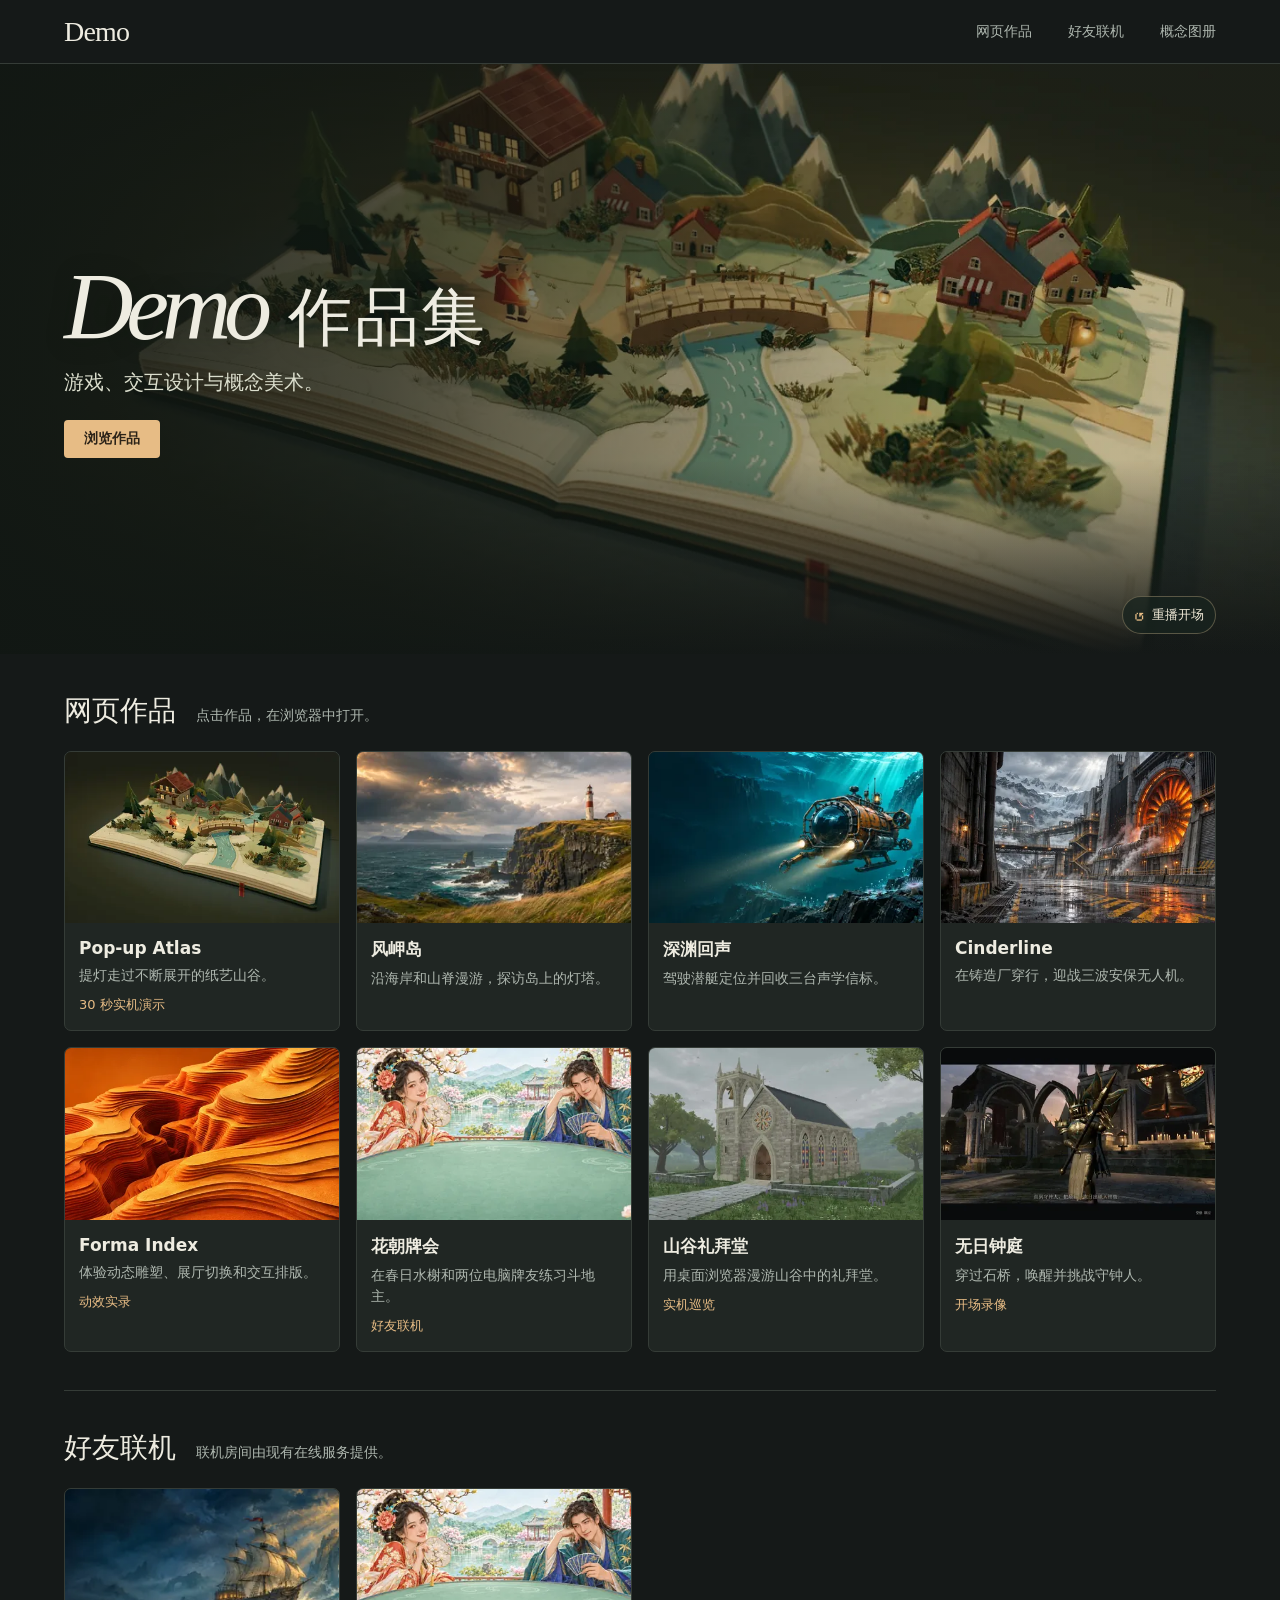
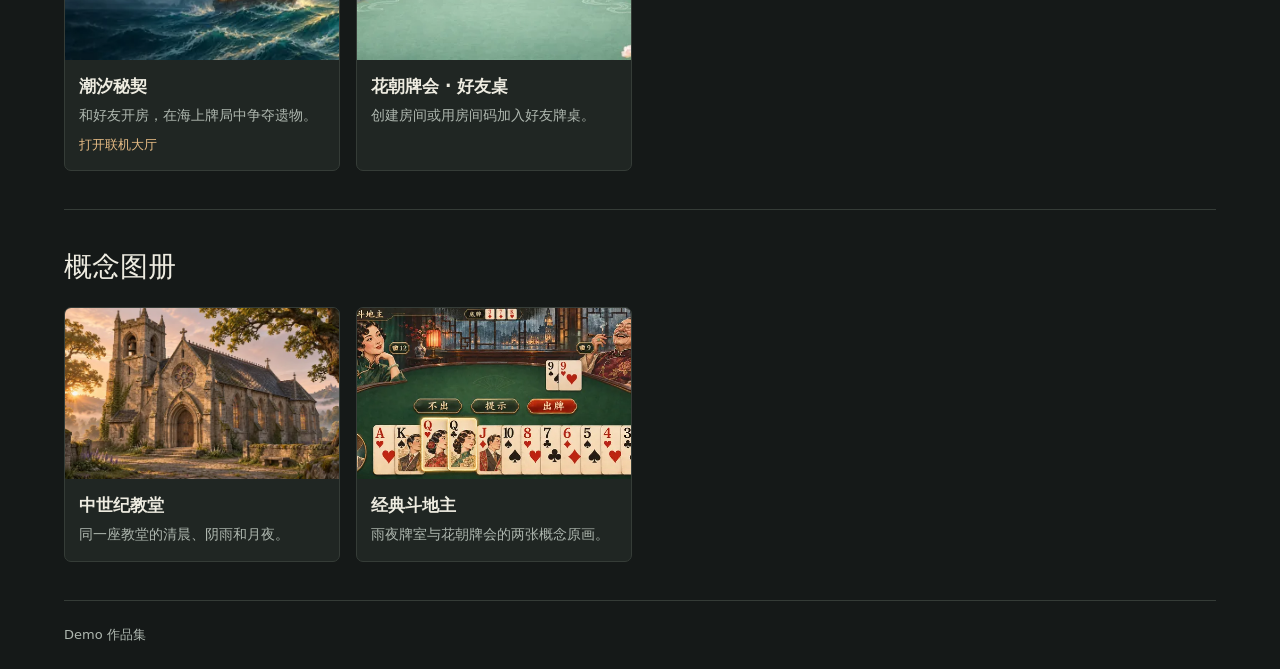
<file: site/index.html>
<!doctype html>
<html lang="zh-CN">
<head>
<meta charset="utf-8"><meta name="viewport" content="width=device-width, initial-scale=1">
<meta name="description" content="可以在浏览器游玩的游戏、交互作品和美术图册。">
<meta name="theme-color" content="#151918"><title>Demo · 作品集</title>
<link rel="stylesheet" href="./style.css"><link rel="icon" href="./pop-up-atlas/mark.svg" type="image/svg+xml">

<link rel="stylesheet" href="./passage.css" data-portfolio-passage>
<script src="./passage.js"></script>
</head>
<body>
<dialog id="front-cover" aria-label="作品集开场">
  <div class="jacket">
    <div class="jacket-frame" aria-hidden="true"></div>
    <div class="jacket-title"><i aria-hidden="true">✦</i><strong lang="en">Demo</strong><span>作品集</span></div>
    <div class="print-stack" aria-hidden="true">
      <figure class="print ocean"><img data-src="./media/previews/abyssal.webp" alt=""><figcaption>深渊回声</figcaption></figure>
      <figure class="print coast"><img data-src="./media/previews/cape-meridian.webp" alt=""><figcaption>风岬岛</figcaption></figure>
      <figure class="print valley"><img data-src="./media/previews/atlas.webp" alt=""><figcaption lang="en">Pop-up Atlas</figcaption></figure>
    </div>
    <div class="jacket-foot"><span>游戏 · 交互设计 · 概念美术</span><button type="button" autofocus>跳过开场 <span aria-hidden="true">↗</span></button></div>
  </div>
</dialog>
<header class="header"><a class="wordmark" href="./">Demo</a><nav aria-label="作品目录"><a href="#browser">网页作品</a><a href="#multiplayer">好友联机</a><a href="#art">概念图册</a></nav></header>
<main>
  <section class="hero opening-stage" aria-labelledby="title">
    <img src="./media/previews/atlas-1440.webp" srcset="./media/previews/atlas-720.webp 720w, ./media/previews/atlas-1440.webp 1440w" sizes="100vw" alt="" fetchpriority="high">
    <div class="hero-copy"><h1 id="title"><em>Demo</em> <span>作品集</span></h1><p>游戏、交互设计与概念美术。</p><a class="button" href="#browser">浏览作品</a></div>
    <button class="opening-replay" type="button" hidden><span aria-hidden="true">↺</span> 重播开场</button>
  </section>
  
  <section class="section" id="browser">
    <div class="section-heading"><h2>网页作品</h2><p>点击作品，在浏览器中打开。</p></div>
    <div class="grid">
      <article><a class="cover" href="./pop-up-atlas/"><img src="./media/previews/atlas.webp" alt="" decoding="async" loading="lazy"></a><div class="body"><h3><a href="./pop-up-atlas/">Pop-up Atlas</a></h3><p>提灯走过不断展开的纸艺山谷。</p><a class="quiet" href="./media/pop-up-atlas.mp4">30 秒实机演示</a></div></article>
      <article><a class="cover" href="./cape-meridian/"><img src="./media/previews/cape-meridian.webp" alt="" decoding="async" loading="lazy"></a><div class="body"><h3><a href="./cape-meridian/">风岬岛</a></h3><p>沿海岸和山脊漫游，探访岛上的灯塔。</p></div></article>
      <article><a class="cover" href="./abyssal/"><img src="./media/previews/abyssal.webp" alt="" decoding="async" loading="lazy"></a><div class="body"><h3><a href="./abyssal/">深渊回声</a></h3><p>驾驶潜艇定位并回收三台声学信标。</p></div></article>
      <article><a class="cover" href="./cinderline/"><img src="./media/previews/cinderline.webp" alt="" decoding="async" loading="lazy"></a><div class="body"><h3><a href="./cinderline/">Cinderline</a></h3><p>在铸造厂穿行，迎战三波安保无人机。</p></div></article>
      <article><a class="cover" href="./forma-index/"><img src="./media/previews/forma.webp" alt="" decoding="async" loading="lazy"></a><div class="body"><h3><a href="./forma-index/">Forma Index</a></h3><p>体验动态雕塑、展厅切换和交互排版。</p><a class="quiet" href="./media/forma-index.mp4">动效实录</a></div></article>
      <article><a class="cover" href="./huazhao/"><img src="./media/previews/huazhao.webp" alt="" decoding="async" loading="lazy"></a><div class="body"><h3><a href="./huazhao/">花朝牌会</a></h3><p>在春日水榭和两位电脑牌友练习斗地主。</p><a class="quiet" href="https://huazhao-card-parlor.sunnyvale19.chatgpt.site/">好友联机</a></div></article>
      <article><a class="cover" href="./valley-chapel/"><img src="./media/previews/chapel.webp" alt="" decoding="async" loading="lazy"></a><div class="body"><h3><a href="./valley-chapel/">山谷礼拜堂</a></h3><p>用桌面浏览器漫游山谷中的礼拜堂。</p><a class="quiet" href="./media/valley-chapel.mp4">实机巡览</a></div></article>
      <article><a class="cover" href="./sunless-belfry/"><img src="./media/previews/belfry.webp" alt="" decoding="async" loading="lazy"></a><div class="body"><h3><a href="./sunless-belfry/">无日钟庭</a></h3><p>穿过石桥，唤醒并挑战守钟人。</p><a class="quiet" href="./media/sunless-belfry.mp4">开场录像</a></div></article>
    </div>
  </section>
  <section class="section" id="multiplayer">
    <div class="section-heading"><h2>好友联机</h2><p>联机房间由现有在线服务提供。</p></div>
    <div class="grid">
      <article><a class="cover" href="./tidebound/"><img src="./media/previews/tidebound.webp" alt="" decoding="async" loading="lazy"></a><div class="body"><h3><a href="./tidebound/">潮汐秘契</a></h3><p>和好友开房，在海上牌局中争夺遗物。</p><a class="quiet" href="https://tidebound-relic-sea.sunnyvale19.chatgpt.site/">打开联机大厅</a></div></article>
      <article><a class="cover" href="https://huazhao-card-parlor.sunnyvale19.chatgpt.site/"><img src="./media/previews/huazhao.webp" alt="" decoding="async" loading="lazy"></a><div class="body"><h3><a href="https://huazhao-card-parlor.sunnyvale19.chatgpt.site/">花朝牌会 · 好友桌</a></h3><p>创建房间或用房间码加入好友牌桌。</p></div></article>
    </div>
  </section>
  <section class="section" id="art">
    <div class="section-heading"><h2>概念图册</h2></div>
    <div class="grid">
      <article><a class="cover" href="./concepts/#chapel"><img src="./media/previews/教堂-清晨.webp" alt="" loading="lazy"></a><div class="body"><h3><a href="./concepts/#chapel">中世纪教堂</a></h3><p>同一座教堂的清晨、阴雨和月夜。</p></div></article>
      <article><a class="cover" href="./concepts/#cards"><img src="./media/previews/雨夜牌室.webp" alt="" loading="lazy"></a><div class="body"><h3><a href="./concepts/#cards">经典斗地主</a></h3><p>雨夜牌室与花朝牌会的两张概念原画。</p></div></article>
    </div>
  </section>
</main>
<footer>Demo 作品集</footer>
<script src="./portfolio.js"></script></body></html>
</file>
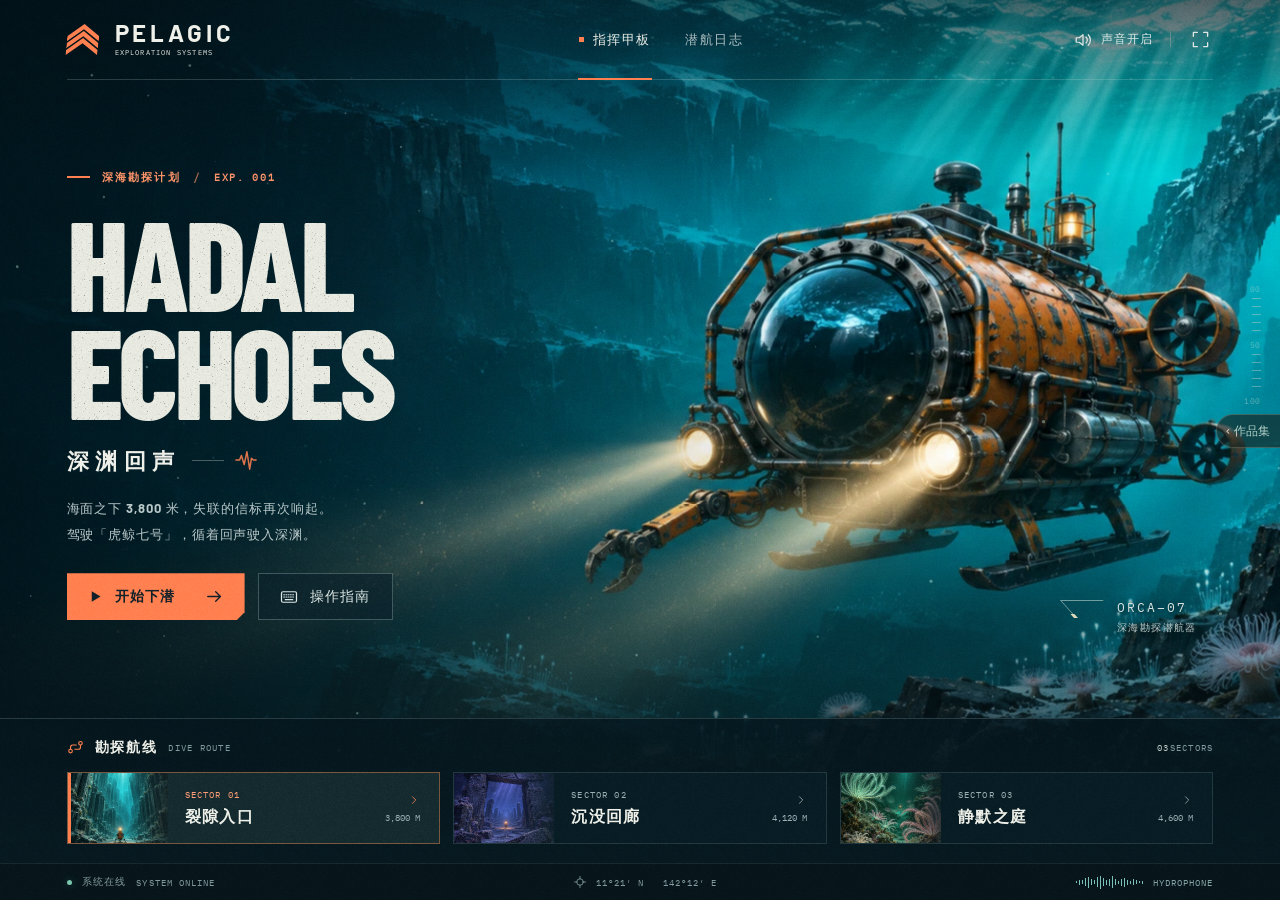
<file: site/abyssal/index.html>
<!doctype html>
<html lang="zh-CN">
  <head>
    <meta charset="utf-8" />
    <meta name="viewport" content="width=device-width,initial-scale=1,viewport-fit=cover" />
    <meta name="theme-color" content="#06161c" />
    <meta
      name="description"
      content="深渊回声是一款可直接在浏览器中游玩的深海勘探游戏。驾驶虎鲸七号，穿越三个航区，循着声呐寻找失落的信标。"
    />
    <title>HADAL ECHOES · 深渊回声</title>
    <link rel="icon" href="assets/mark.svg" type="image/svg+xml" />
    <link rel="preload" as="image" href="assets/trench.webp" />

    <link rel="stylesheet" href="style.css" />
    <script defer src="icons.js"></script>
    <script defer src="audio.js"></script>
    <script defer src="engine/three.min.js"></script>
    <script defer src="engine/surfaces.js"></script>
    <script defer src="engine/world.js"></script>
    <script defer src="engine/vessel.js"></script>
    <script defer src="engine/whale.js"></script>
    <script defer src="engine/renderer.js"></script>
    <script defer src="game.js"></script>
    <script defer src="app.js"></script>
  <link rel="stylesheet" href="../passage.css" data-portfolio-passage>
<script src="../passage.js"></script>
</head>
  <body>
    <div id="shell">
      <div id="hangar">
        <div class="hero-art" aria-hidden="true"></div>
        <div class="hero-shade" aria-hidden="true"></div>
        <canvas id="plankton" aria-hidden="true"></canvas>
        <header class="topbar">
          <div class="brand" aria-label="Pelagic 深海勘探局">
            <span class="brand-mark" aria-hidden="true"><i></i><i></i><i></i></span
            ><span class="brand-type">PELAGIC<small>EXPLORATION SYSTEMS</small></span>
          </div>
          <nav aria-label="主导航">
            <button class="nav-on" id="nav-deck">指挥甲板</button
            ><button id="nav-log">潜航日志<span id="log-dot"></span></button>
          </nav>
          <div class="top-tools">
            <button id="sound" class="tool-btn" title="切换声音" aria-label="开启声音">
              <i data-icon="sound-off"></i><span>声音关闭</span></button
            ><span class="tool-divider"></span
            ><button id="fullscreen" class="square-tool" aria-label="进入全屏" title="全屏">
              <i data-icon="expand"></i>
            </button>
          </div>
        </header>
        <main class="hero">
          <div class="hero-copy">
            <div class="eyebrow">
              <span class="live-stroke"></span>深海勘探计划<span class="small-slash">/</span
              ><span class="mono">EXP. 001</span>
            </div>
            <h1 aria-label="Hadal Echoes"><span>HADAL</span><span>ECHOES</span></h1>
            <div class="zh-title">
              <span>深渊回声</span><span class="zh-rule"></span><i data-icon="wave"></i>
            </div>
            <p class="premise">
              海面之下 3,800 米，失联的信标再次响起。<br />驾驶「虎鲸七号」，循着回声驶入深渊。
            </p>
            <div class="cta-row">
              <button class="primary" id="launch">
                <i data-icon="play"></i><span id="launch-text">开始下潜</span
                ><i data-icon="arrow-right"></i></button
              ><button class="secondary" id="help"><i data-icon="keyboard"></i>操作指南</button>
            </div>
          </div>
          <div class="depth-scale" aria-hidden="true">
            <span>00</span><em></em><span>50</span><em></em><span>100</span>
          </div>
          <div class="vessel-tag" aria-hidden="true">
            <div class="tag-pointer"></div>
            <div><b>ORCA–07</b><small>深海勘探潜航器</small></div>
          </div>
        </main>
        <section class="route-deck" aria-labelledby="route-title">
          <div class="route-heading">
            <div>
              <i data-icon="route"></i>
              <h2 id="route-title">勘探航线</h2>
              <span class="mono">DIVE ROUTE</span>
            </div>
            <div class="route-count mono"><b>03</b> SECTORS</div>
          </div>
          <div class="route-grid" id="route-grid"></div>
        </section>
        <footer class="statusbar">
          <span class="system"><i></i>系统在线<span class="mono">SYSTEM ONLINE</span></span
          ><span class="coordinates mono"><i data-icon="crosshair"></i>11°21′ N &nbsp; 142°12′ E</span
          ><span class="hydrophone"
            ><span id="wave-bars" aria-hidden="true"></span><span class="mono">HYDROPHONE</span></span
          >
        </footer>
      </div>
      <section id="dive" aria-label="驾驶舱" hidden>
        <div id="world"></div>
        <div id="hud">
          <div class="hud-top">
            <div class="hud-location">
              <div class="tiny orange"><i class="signal-dot"></i> LIVE FEED &nbsp;/&nbsp; ORCA–07</div>
              <h2 id="hud-sector">裂隙入口</h2>
              <div class="tiny" id="hud-zone">SECTOR 01</div>
            </div>
            <div class="compass">
              <div class="compass-value mono" id="heading">000° N</div>
              <div class="compass-track" id="compass-track"></div>
              <i></i>
            </div>
            <div class="hud-actions">
              <button class="hud-tool" id="hud-sound" aria-label="切换声音">
                <i data-icon="sound-off"></i></button
              ><button class="hud-tool" id="pause" aria-label="暂停游戏">
                <i data-icon="pause"></i>
              </button>
            </div>
          </div>
          <div class="signal-marker" hidden id="marker">
            <div class="marker-shape"><i></i></div>
            <span class="mono" id="marker-range"></span>
          </div>
          <div class="hud-message" id="hud-message" role="status"></div>
          <div class="mission-hud">
            <div class="tiny">
              <i class="signal-dot"></i> MISSION <span id="beacon-count">00 / 03</span>
            </div>
            <b id="mission-title">定位声学信标</b><small id="mission-tip">按空格发射声呐</small>
            <div class="mission-progress"><i></i><i></i><i></i></div>
          </div>
          <div class="sonar-scope" aria-label="声呐方位仪">
            <canvas id="scope" width="224" height="224"></canvas><small class="mono">ACTIVE SONAR</small>
          </div>
          <div class="telemetry">
            <div>
              <span class="tiny">DEPTH / 深度</span
              ><strong><span id="hud-depth">3,800</span> <small>M</small></strong>
            </div>
            <div>
              <span class="tiny">SPEED / 航速</span
              ><strong><span id="hud-speed">0.0</span> <small>M/S</small></strong>
            </div>
          </div>
          <div id="action-hint" class="action-hint"></div>
          <div class="flight-controls">
            <span><kbd>W</kbd><kbd>A</kbd><kbd>S</kbd><kbd>D</kbd> 驾驶</span
            ><span><kbd>R</kbd><kbd>F</kbd> 升降</span><span><kbd>SHIFT</kbd> 加速</span
            ><button id="flight-help" aria-label="打开操作指南"><i data-icon="keyboard"></i></button>
          </div>
          <div class="touch-controls">
            <div class="dpad">
              <button data-action="forward" aria-label="前进">↑</button
              ><button data-action="left" aria-label="左转">←</button
              ><button data-action="back" aria-label="后退">↓</button
              ><button data-action="right" aria-label="右转">→</button>
            </div>
            <div class="vertical-pad">
              <button data-action="rise" aria-label="上浮">浮</button
              ><button data-action="dive" aria-label="下潜">潜</button
              ><button data-action="boost" aria-label="加速">速</button>
            </div>
          </div>
        </div>
      </section>
      <dialog id="panel" aria-labelledby="panel-title"><div id="panel-inner"></div></dialog>
      <div id="curtain" aria-hidden="true">
        <span class="descent-icon" data-icon="depth"></span><span>正在下潜</span
        ><small>DESCENDING</small>
      </div>
    </div>
  </body>
</html>
</file>
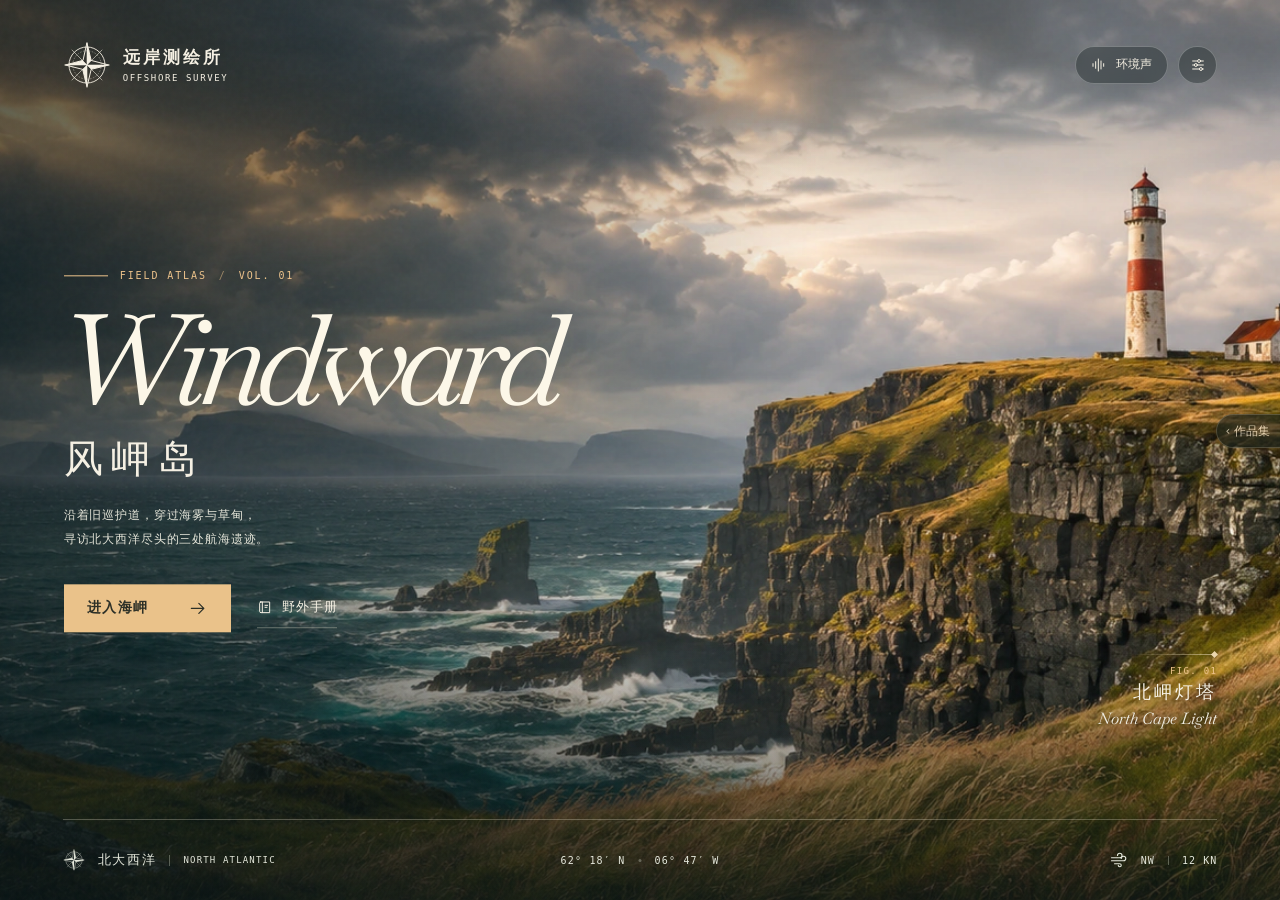
<file: site/cape-meridian/index.html>
<!DOCTYPE html>
<html lang="zh-CN">
<head>
<meta charset="utf-8"><meta name="viewport" content="width=device-width,initial-scale=1,viewport-fit=cover">
<meta name="theme-color" content="#182525"><title>风岬岛 · Windward — 远岸测绘所</title>
<link rel="icon" href="data:image/svg+xml,%3Csvg xmlns='http://www.w3.org/2000/svg' viewBox='0 0 40 40'%3E%3Crect width='40' height='40' rx='7' fill='%23233230'/%3E%3Cpath d='m20 3 4 13 13 4-13 4-4 13-4-13-13-4 13-4Z' fill='%23e8ae64'/%3E%3C/svg%3E">
<link rel="stylesheet" href="./style.css">
<script type="importmap">{"imports":{"three":"./vendor/three.module.js"}}</script>
<link rel="stylesheet" href="../passage.css" data-portfolio-passage>
<script src="../passage.js"></script>
</head>
<body>
<svg id="symbols" xmlns="http://www.w3.org/2000/svg" aria-hidden="true"><defs>
 <symbol id="i-arrow" viewBox="0 0 24 24"><path d="M4 12h15m-6-6 6 6-6 6"/></symbol>
 <symbol id="i-journal" viewBox="0 0 24 24"><path d="M5 4h14v16H6a2 2 0 0 1-2-2V6a2 2 0 0 1 2-2Zm3 0v16m4-11h4m-4 3h3"/></symbol>
 <symbol id="i-settings" viewBox="0 0 24 24"><path d="M4 6h7m5 0h4M4 12h2m5 0h9M4 18h10m5 0h1"/><circle cx="13.6" cy="6" r="2.2"/><circle cx="8.8" cy="12" r="2.2"/><circle cx="16.4" cy="18" r="2.2"/></symbol>
 <symbol id="i-close" viewBox="0 0 24 24"><path d="m6 6 12 12M18 6 6 18"/></symbol>
 <symbol id="i-sound" viewBox="0 0 24 24"><path d="M3 10v4m4-7v10m4-14v18m4-15v12m4-8v4"/></symbol>
 <symbol id="i-mute" viewBox="0 0 24 24"><path d="M4 10v4m4-7v10m4-13v16m4-9 5 5m0-5-5 5"/></symbol>
 <symbol id="i-map" viewBox="0 0 24 24"><path d="m3 6 6-3 6 3 6-3v15l-6 3-6-3-6 3Zm6-3v15m6-12v15"/></symbol>
 <symbol id="i-pause" viewBox="0 0 24 24"><path d="M8 5v14m8-14v14" stroke-width="3"/></symbol>
 <symbol id="i-camera" viewBox="0 0 24 24"><path d="M3 7h4l2-3h6l2 3h4v13H3z"/><circle cx="12" cy="13" r="4"/></symbol>
 <symbol id="i-wind" viewBox="0 0 24 24"><path d="M2 9h11a3 3 0 1 0-3-3m-8 7h16a3 3 0 1 0-3-3m-9 7h7a2 2 0 1 1-2 2"/></symbol>
 <symbol id="i-check" viewBox="0 0 24 24"><path d="m4 12 5 5L20 6"/></symbol>
 <symbol id="i-pin" viewBox="0 0 24 24"><path d="m12 2 8 8-8 12-8-12z"/><circle cx="12" cy="10" r="2.5"/></symbol>
 <symbol id="i-expand" viewBox="0 0 24 24"><path d="M4 10V4h6m4 0h6v6m0 4v6h-6m-4 0H4v-6"/></symbol>
 <symbol id="i-compass" viewBox="0 0 64 64"><g fill="none" stroke="currentColor"><circle cx="32" cy="32" r="24" stroke-width="1.2"/><circle cx="32" cy="32" r="19" stroke-width=".5" stroke-dasharray="1 3"/><path d="m12 12 40 40m0-40L12 52M32 2v60M2 32h60" stroke-width=".75"/></g><path d="m32 3 5.6 22.9L61 32l-23.4 5.8L32 61l-5.8-23.2L3 32l23.2-6.1Z" stroke="currentColor" stroke-width="1.3" fill="none"/><path d="M32 3v29l5.6-6.1ZM61 32H32l5.6 5.8ZM32 61V32l-5.8 5.8ZM3 32h29l-5.8-6.1Z" fill="currentColor" stroke="none"/></symbol>
</defs></svg>
<div id="world" aria-label="可探索的风岬岛三维场景"></div>
<section id="cover" aria-label="风岬岛主菜单">
 <div class="cover-art"></div><div class="cover-shade"></div><div class="grain"></div>
 <header class="cover-top">
   <div class="brand"><svg class="rose"><use href="#i-compass"/></svg><div><strong>远岸测绘所</strong><small>OFFSHORE SURVEY</small></div></div>
   <div class="top-actions"><button class="glass sound" data-action="audio" aria-label="切换环境声"><svg><use href="#i-sound"/></svg><span>环境声</span></button><button class="glass circle" data-action="settings" aria-label="设置"><svg><use href="#i-settings"/></svg></button></div>
 </header>
 <main class="cover-main">
  <div class="eyebrow gold"><i></i> FIELD ATLAS <b>/</b> VOL. 01</div>
  <h1>Windward</h1>
  <div class="cn-title">风岬岛</div>
  <p class="intro">沿着旧巡护道，穿过海雾与草甸，<br>寻访北大西洋尽头的三处航海遗迹。</p>
  <div class="cover-actions"><button class="enter" data-action="enter"><span id="enter-label">进入海岬</span><svg><use href="#i-arrow"/></svg></button><button class="journal-link" data-action="map"><svg><use href="#i-journal"/></svg>野外手册</button></div>
 </main>
 <aside class="place-note"><div class="place-stroke"><i></i></div><small>FIG. 01</small><span>北岬灯塔</span><em>North Cape Light</em></aside>
 <footer class="cover-foot"><div class="foot-location"><svg><use href="#i-compass"/></svg><span>北大西洋</span><i></i><b>NORTH ATLANTIC</b></div><div class="coords">62° 18′ N <i></i> 06° 47′ W</div><div class="weather"><svg><use href="#i-wind"/></svg> NW <i></i> 12 KN</div></footer>
</section>
<section id="hud" hidden aria-label="探索界面">
 <div class="hud-top"><div class="hud-brand"><svg class="rose"><use href="#i-compass"/></svg><div><b>风岬岛</b><small>WINDWARD ISLE</small></div></div><div id="compass"><div id="compass-tape"></div><i></i></div><div class="top-actions"><button data-action="map" class="glass circle" aria-label="地图与手册"><svg><use href="#i-map"/></svg></button><button data-action="pause" class="glass circle" aria-label="暂停"><svg><use href="#i-pause"/></svg></button></div></div>
 <div id="scope" hidden><div class="scope-ring"><i class="scope-ticks"></i><span>3×32　 FIELD MONOCULAR</span></div></div>
 <div id="waypoint" hidden><i></i><span></span></div><div id="reticle"></div>
 <div id="interaction" hidden><button data-action="interact"><kbd>E</kbd><span></span></button></div>
 <div id="travel-note" hidden><small>FIELD RECORD</small><strong></strong><span></span></div>
 <div class="hud-bottom"><button class="objective" data-action="map"><span class="eyebrow gold" id="obj-code">FIELD SURVEY　/　00 OF 03</span><strong id="obj-title">海岬巡查</strong><span id="obj-copy">沿巡护道寻访三处地标</span></button><div class="hints"><span><kbd>B</kbd>观测镜</span><span><kbd>M</kbd>地图</span><span><kbd>P</kbd>摄影</span><span><kbd>Esc</kbd>暂停</span></div></div>
 <div id="touch-pad"><div></div></div><button id="touch-jump" data-action="jump" aria-label="跳跃">↑</button>
</section>
<div id="photo-hud" hidden><div class="view-frame"></div><div class="photo-bar"><span class="eyebrow">FIELD CAMERA</span><button data-action="shutter"><svg><use href="#i-camera"/></svg> 保存画面 <kbd>F</kbd></button><button data-action="photo">收起相机 <kbd>P</kbd></button></div></div>
<div id="loading" hidden role="status"><svg class="rose"><use href="#i-compass"/></svg><strong>正在接近海岬</strong><small>CHARTING THE COAST</small><div class="progress"><i></i></div></div>
<div id="veil" hidden>
 <section id="panel-map" class="panel atlas-panel" role="dialog" aria-modal="true" aria-labelledby="map-title" hidden>
   <header class="panel-header"><div><div class="eyebrow">OFFSHORE SURVEY <b>/</b> FIELD NOTES</div><h2 id="map-title">野外手册 <em>Field journal</em></h2></div><button class="paper-icon" data-action="close" aria-label="合上手册"><svg><use href="#i-close"/></svg></button></header>
   <div class="atlas-body"><div class="map-sheet"><canvas id="chart" aria-label="风岬岛等高线地图与地标"></canvas><div class="map-caption"><b>风岬岛</b><em>Windward Isle</em></div><span class="map-scale">0 ├────┤ 50 m</span><span class="north">N<br>↑</span></div><div class="records"><div class="records-heading"><span>海岬巡查</span><b id="record-count">0 / 3</b></div><div id="record-list"></div><div id="record-details"></div></div></div>
 </section>
 <section class="panel small-panel" id="panel-settings" role="dialog" aria-modal="true" aria-labelledby="settings-title" hidden>
  <header class="panel-header"><div><div class="eyebrow">FIELD EQUIPMENT</div><h2 id="settings-title">探索设置</h2></div><button class="paper-icon" data-action="close" aria-label="关闭设置"><svg><use href="#i-close"/></svg></button></header>
  <div class="settings-list"><div class="setting"><span>渲染精度</span><div class="switch" data-setting="quality"><button data-value="high">高画质</button><button data-value="ultra">极致</button></div></div>
  <div class="setting"><span>天光</span><div class="switch" data-setting="mood"><button data-value="day">云间晴光</button><button data-value="gold">落日余晖</button></div></div>
  <div class="setting"><span>环境声</span><button class="text-button" data-action="audio" id="setting-audio">开启</button></div>
  <label class="setting"><span>视角灵敏度</span><input id="sensitivity" type="range" min="0.5" max="2" step=".05"></label>
  <div class="setting"><span>显示模式</span><button class="text-button" data-action="fullscreen">切换全屏 <svg><use href="#i-expand"/></svg></button></div>
  <details class="credits"><summary>制作与素材</summary><p>实时场景使用 three.js。岩石、植被与天空取材自 Poly Haven，远岛高程取自 Mapzen Terrain Tiles。字体为 Baskervville 与 DM Sans。封面由 ImageGen 制作。</p><p><a href="https://polyhaven.com" target="_blank" rel="noopener">Poly Haven</a>　<a href="https://github.com/tilezen/joerd/blob/master/docs/attribution.md" target="_blank" rel="noopener">地形署名</a>　<a href="https://threejs.org" target="_blank" rel="noopener">three.js</a></p></details></div>
 </section>
 <section class="panel small-panel" id="panel-pause" role="dialog" aria-modal="true" aria-labelledby="pause-title" hidden>
  <header class="panel-header"><div><div class="eyebrow">WINDWARD <b>/</b> EXPEDITION</div><h2 id="pause-title">途中休息</h2></div><svg class="paper-rose"><use href="#i-compass"/></svg></header>
  <div class="pause-actions"><button class="dark-button" data-action="close">继续探索<svg><use href="#i-arrow"/></svg></button><button data-action="map">野外手册 <kbd>M</kbd></button><button data-action="settings">探索设置<svg><use href="#i-settings"/></svg></button><button data-action="home">返回封面<svg><use href="#i-journal"/></svg></button></div>
  <p class="controls-copy">WASD 移动　·　鼠标环视　·　Shift 奔跑<br>空格跳跃　·　E 调查　·　B 观测镜　·　P 摄影</p>
 </section>
</div>
<div id="toast" role="status" hidden></div>
<script type="module" src="./src/app.js"></script>
</body></html>
</file>
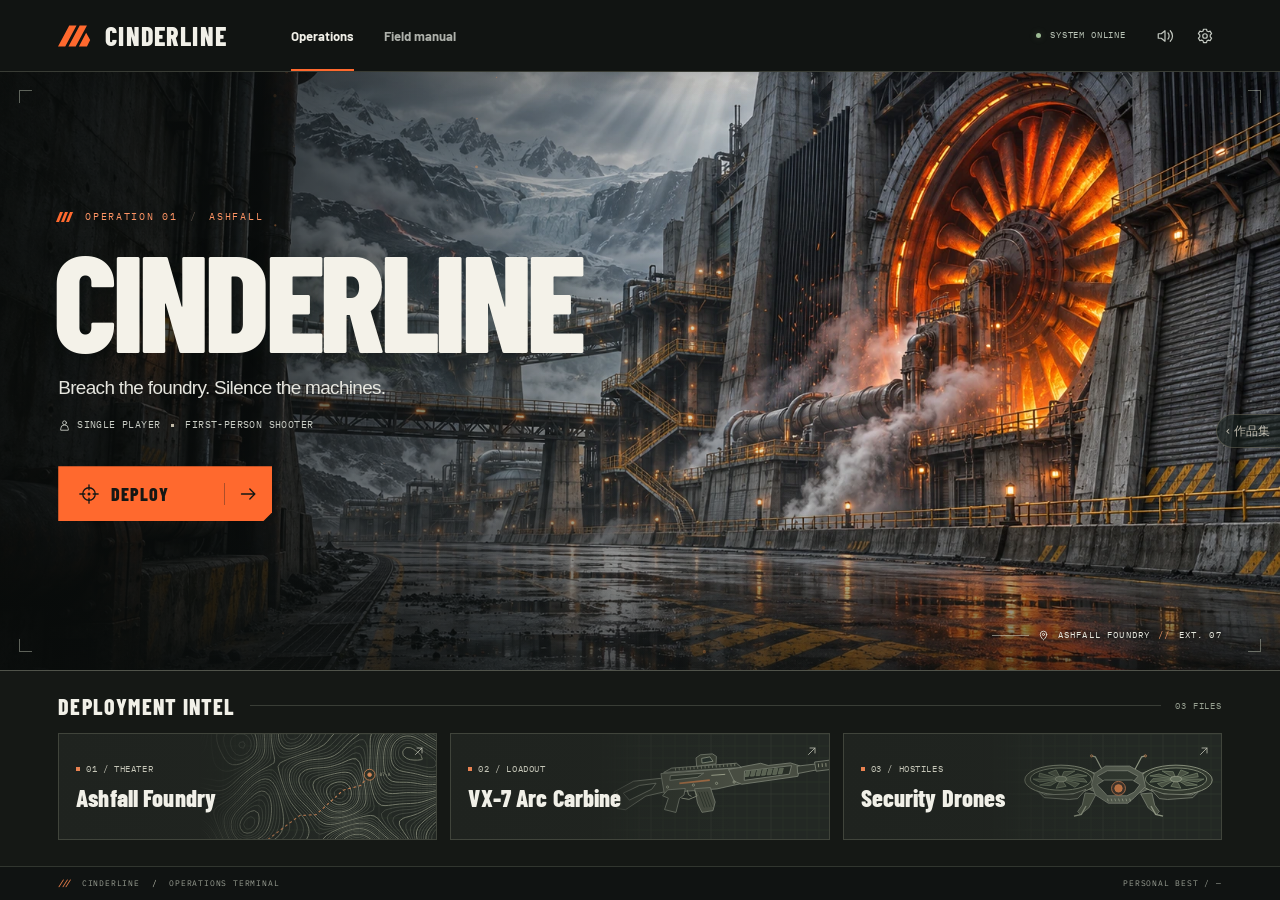
<file: site/cinderline/index.html>
<!doctype html>
<html lang="en">
<head>
<meta charset="utf-8"><meta name="viewport" content="width=device-width, initial-scale=1, viewport-fit=cover">
<meta name="theme-color" content="#111413"><meta name="description" content="Deploy to Ashfall Foundry in Cinderline, a single-player sci-fi first-person shooter.">
<title>Cinderline — Ashfall Foundry</title>
<link rel="icon" href="assets/brand.svg"><link rel="stylesheet" href="style.css">
<script defer src="engine/three.min.js"></script><script defer src="assets/arena/surfaces.js"></script><script defer src="assets/arena/backdrop.js"></script><script defer src="arena.js"></script><script defer src="models.js"></script><script defer src="render.js"></script><script defer src="game.js"></script><script defer src="intel.js"></script><script defer src="audio.js"></script><script defer src="app.js"></script>
<link rel="stylesheet" href="../passage.css" data-portfolio-passage>
<script src="../passage.js"></script>
</head>
<body>
<svg class="symbols" xmlns="http://www.w3.org/2000/svg" aria-hidden="true"><defs>
<symbol id="brand" viewBox="0 0 46 34"><path fill="currentColor" d="M0 30 14 4h9L9 30zm13 0L27 4h9L22 30zm13 0 9-17 5 9-4 8z"/></symbol>
<symbol id="i-sound" viewBox="0 0 24 24"><path d="M3 9h4l5-4v14l-5-4H3zM16 8c2 2 2 6 0 8m3-11c4 4 4 10 0 14"/></symbol>
<symbol id="i-muted" viewBox="0 0 24 24"><path d="M3 9h4l5-4v14l-5-4H3zM16 9l6 6m0-6-6 6"/></symbol>
<symbol id="i-gear" viewBox="0 0 24 24"><path d="m10 3-.6 2.4-2 .9-2.2-.8-2 3.4 1.8 1.7v2.6l-1.8 1.7 2 3.4 2.2-.8 2 .9.6 2.4h4l.6-2.4 2-.9 2.2.8 2-3.4-1.8-1.7v-2.6l1.8-1.7-2-3.4-2.2.8-2-.9L14 3z"/><circle cx="12" cy="12" r="3"/></symbol>
<symbol id="i-cross" viewBox="0 0 24 24"><circle cx="12" cy="12" r="7.5"/><path d="M12 1v6m0 10v6M1 12h6m10 0h6"/><circle cx="12" cy="12" r="1"/></symbol>
<symbol id="i-arrow" viewBox="0 0 24 24"><path d="M3 12h16m-6-6 6 6-6 6"/></symbol>
<symbol id="i-open" viewBox="0 0 24 24"><path d="M5 19 18 6m-10 0h10v10"/></symbol>
<symbol id="i-close" viewBox="0 0 24 24"><path d="m6 6 12 12M6 18 18 6"/></symbol>
<symbol id="i-pin" viewBox="0 0 24 24"><path d="M18 10c0 5-6 10-6 10S6 15 6 10a6 6 0 1 1 12 0z"/><circle cx="12" cy="10" r="2"/></symbol>
<symbol id="i-person" viewBox="0 0 24 24"><circle cx="12" cy="7" r="3.5"/><path d="M5 20v-2a7 7 0 0 1 14 0v2z"/></symbol>
<symbol id="i-pause" viewBox="0 0 24 24"><path d="M8 4v16M16 4v16"/></symbol>
<symbol id="i-shield" viewBox="0 0 24 24"><path d="m12 2 8 3v6q0 7-8 11-8-4-8-11V5z"/><path d="M12 7v8m-4-4h8"/></symbol>
</defs></svg>
<main id="base">
<header class="mast">
<a class="identity" href="#operations" aria-label="Cinderline operations"><svg class="brand-mark"><use href="#brand"/></svg><span>CINDERLINE</span></a>
<nav aria-label="Main navigation"><button class="nav-item active" id="opsTab">Operations</button><button class="nav-item" data-open="manual">Field manual</button></nav>
<div class="header-tools"><span class="sys-status"><i></i>SYSTEM ONLINE</span><button class="icon-btn sound-btn" title="Mute audio" aria-label="Mute audio"><svg><use href="#i-sound"/></svg></button><button class="icon-btn" data-open="settings" title="Settings" aria-label="Settings"><svg><use href="#i-gear"/></svg></button></div>
</header>
<section class="hero" id="operations" aria-labelledby="missionTitle">
<div class="key-art"></div><div class="hero-shade"></div><canvas id="embers" aria-hidden="true"></canvas>
<div class="hero-frame" aria-hidden="true"><i></i><i></i><i></i><i></i></div>
<div class="hero-text">
<div class="eyebrow"><span class="signal-bars"><i></i><i></i><i></i></span>OPERATION 01 <span class="eyediv">/</span> ASHFALL</div>
<h1 id="missionTitle">CINDERLINE</h1>
<p class="pitch">Breach the foundry. Silence the machines.</p>
<div class="hero-meta"><span><svg><use href="#i-person"/></svg>Single player</span><b></b><span>First-person shooter</span></div>
<button class="deploy" id="deploy"><svg><use href="#i-cross"/></svg><strong>DEPLOY</strong><span><svg><use href="#i-arrow"/></svg></span></button>
</div>
<div class="hero-locator"><span class="locator-line"></span><svg><use href="#i-pin"/></svg> ASHFALL FOUNDRY <em>//</em> EXT. 07</div>
</section>
<section class="intel" aria-labelledby="intelTitle">
<div class="section-line"><h2 id="intelTitle">Deployment intel</h2><span></span><small>03 FILES</small></div>
<div class="intel-grid">
<button class="intel-card" data-open="theater"><canvas data-diagram="theater"></canvas><div class="intel-copy"><small><i></i> 01 / THEATER</small><h3>Ashfall Foundry</h3></div><svg class="card-arrow"><use href="#i-open"/></svg></button>
<button class="intel-card" data-open="weapon"><canvas data-diagram="weapon"></canvas><div class="intel-copy"><small><i></i> 02 / LOADOUT</small><h3>VX-7 Arc Carbine</h3></div><svg class="card-arrow"><use href="#i-open"/></svg></button>
<button class="intel-card" data-open="threat"><canvas data-diagram="threat"></canvas><div class="intel-copy"><small><i></i> 03 / HOSTILES</small><h3>Security Drones</h3></div><svg class="card-arrow"><use href="#i-open"/></svg></button>
</div>
</section>
<footer class="base-footer"><span><i class="tiny-brand">///</i> CINDERLINE <b>/</b> OPERATIONS TERMINAL</span><span id="record">PERSONAL BEST <b>—</b></span></footer>
</main>
<div id="gameScreen" hidden><canvas id="world" aria-label="First person gameplay"></canvas>
<div id="hud"><div class="hud-vignette"></div><div id="damage"></div>
<div class="hud-task"><small id="waveLabel">ENGAGEMENT 01 / 03</small><strong id="waveTitle"></strong><span id="enemyCount"></span></div>
<div class="compass"><div class="compass-values" id="compass"></div><i></i></div><button id="pauseButton" class="icon-btn" title="Pause" aria-label="Pause game"><svg><use href="#i-pause"/></svg></button>
<div id="notice" class="notice"><small>CINDERLINE / MISSION COMMS</small><strong id="noticeText"></strong></div>
<div id="targetPanel" hidden><small id="targetName"></small><div><i id="targetHealth"></i></div></div><div id="reticle"><b></b><i></i><i></i><i></i><i></i></div><div id="hitMark">×</div>
<div class="health-box"><svg><use href="#i-shield"/></svg><div><small>SUIT INTEGRITY</small><strong><span id="hp">100</span><em> HP</em></strong><div class="hp-track"><i id="hpFill"></i></div></div></div>
<div class="weapon-box"><small>VX-7 <b>/</b> ARC CARBINE</small><div><strong id="ammo">30</strong><em> / </em><span id="reserve">120</span></div><small id="weaponState">AUTO</small></div>
<div class="radar"><canvas id="radar" width="180" height="180"></canvas></div><div id="reloadTrack" hidden><small>RELOADING</small><div><i></i></div></div>
<div id="touchUI"><div id="lookPad"></div><div id="movePad"><i></i></div><button id="touchAim" aria-pressed="false">AIM</button><button id="touchJump">JUMP</button><button id="touchReload">R</button><button id="touchFire">FIRE</button></div>
</div></div>
<div id="dialogVeil" class="veil" hidden><section id="dialog" class="dialog" role="dialog" aria-modal="true" aria-labelledby="dialogTitle"><div class="dialog-top"><small id="dialogTag"></small><button id="closeDialog" class="icon-btn" aria-label="Close panel" title="Close"><svg><use href="#i-close"/></svg></button></div><h2 id="dialogTitle"></h2><div id="dialogBody"></div></section></div>
<div id="loading" hidden><svg class="brand-mark"><use href="#brand"/></svg><p>Entering Ashfall Foundry</p><i></i></div>
</body></html>
</file>
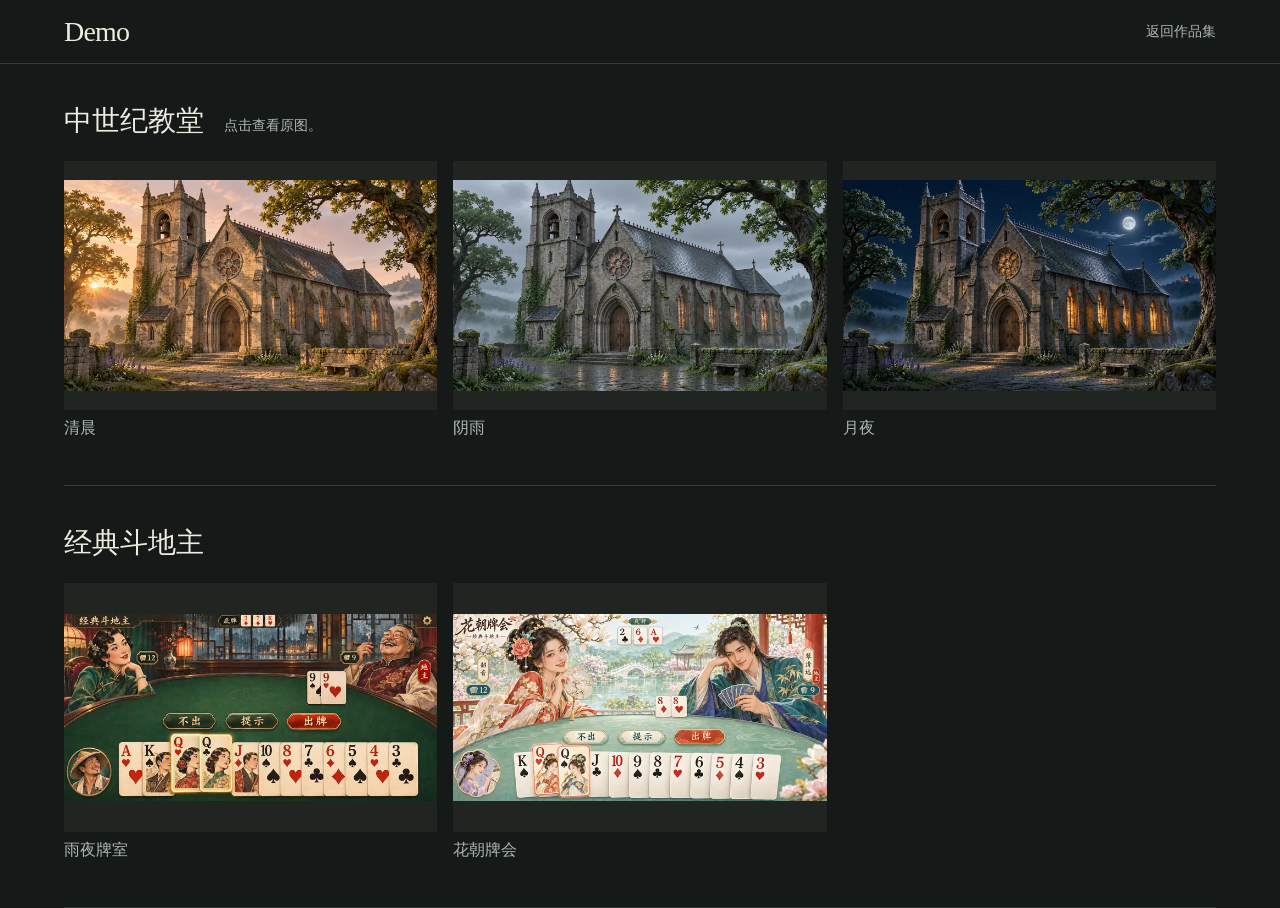
<file: site/concepts/index.html>
<!doctype html>
<html lang="zh-CN"><head><meta charset="utf-8"><meta name="viewport" content="width=device-width,initial-scale=1"><title>概念图册 · Demo</title><link rel="stylesheet" href="../style.css"><link rel="icon" href="../pop-up-atlas/mark.svg" type="image/svg+xml"><link rel="stylesheet" href="../passage.css" data-portfolio-passage>
<script src="../passage.js"></script>
</head>
<body><header class="header"><a class="wordmark" href="../">Demo</a><nav><a href="../">返回作品集</a></nav></header>
<main>
<section id="chapel" class="section"><div class="section-heading"><h2>中世纪教堂</h2><p>点击查看原图。</p></div>
<div class="grid art-grid">
<figure><a href="./chapel/教堂-清晨.png"><img loading="lazy" decoding="async" src="../media/previews/教堂-清晨.webp" alt="清晨的礼拜堂"></a><figcaption>清晨</figcaption></figure>
<figure><a href="./chapel/教堂-阴雨.png"><img loading="lazy" decoding="async" src="../media/previews/教堂-阴雨.webp" alt="雨中的礼拜堂"></a><figcaption>阴雨</figcaption></figure>
<figure><a href="./chapel/教堂-月夜.png"><img loading="lazy" decoding="async" src="../media/previews/教堂-月夜.webp" alt="月光下的礼拜堂"></a><figcaption>月夜</figcaption></figure>
</div></section>
<section id="cards" class="section"><div class="section-heading"><h2>经典斗地主</h2></div>
<div class="grid art-grid">
<figure><a href="./cards/雨夜牌室.png"><img loading="lazy" decoding="async" src="../media/previews/雨夜牌室.webp" alt="雨夜室内的牌桌"></a><figcaption>雨夜牌室</figcaption></figure>
<figure><a href="./cards/花朝牌会.png"><img loading="lazy" decoding="async" src="../media/previews/花朝牌会.webp" alt="春日水榭里的牌桌"></a><figcaption>花朝牌会</figcaption></figure>
</div></section>
</main>
<dialog id="art-view" aria-label="原画预览"><img alt=""><div class="image-bar"><strong></strong><a target="_blank" rel="noopener">查看原图</a><button class="image-close" type="button" autofocus>关闭</button></div></dialog>
<script src="../portfolio.js"></script></body></html>
</file>
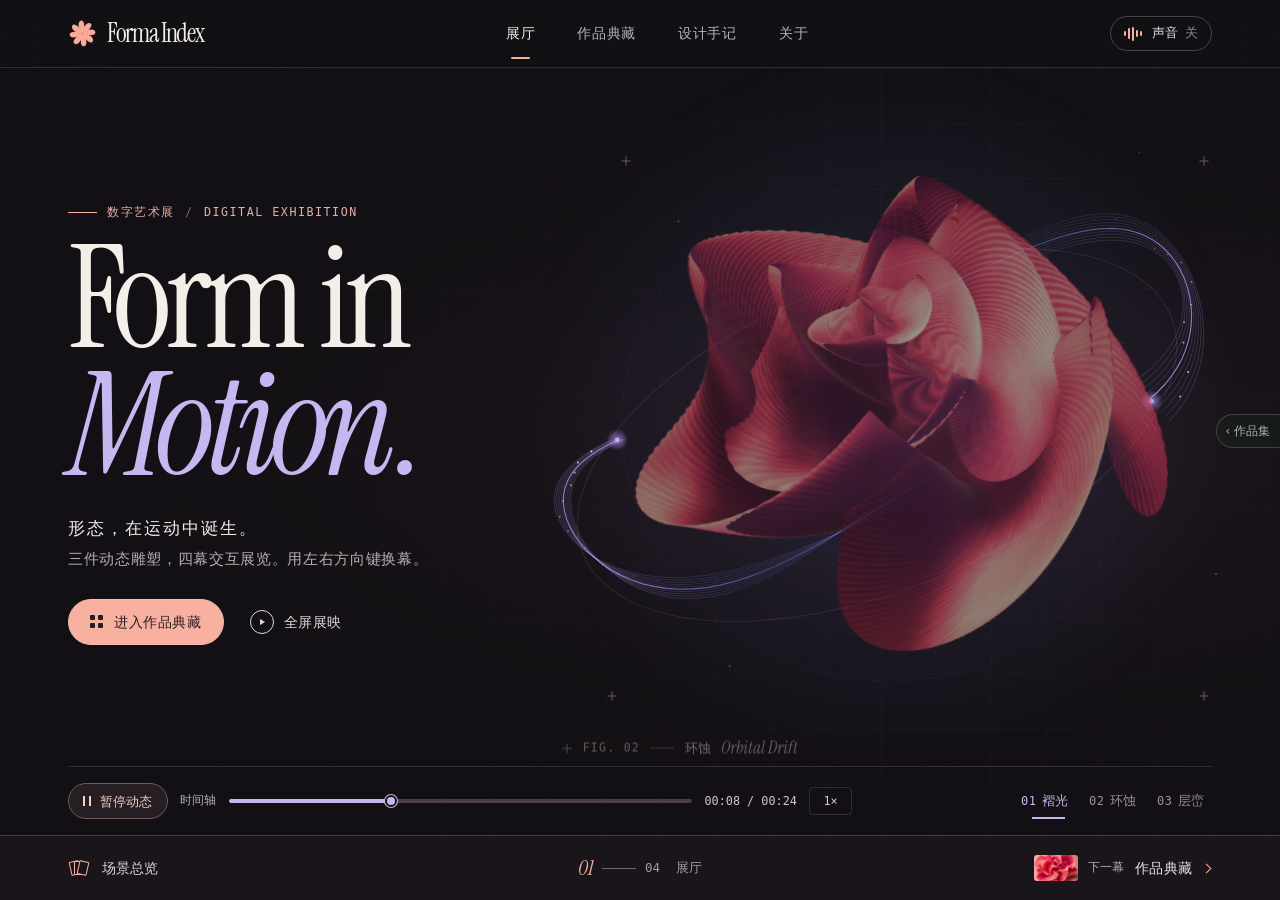
<file: site/forma-index/index.html>
<!doctype html>
<html lang="zh-CN">
<head>
  <meta charset="utf-8">
  <meta name="viewport" content="width=device-width,initial-scale=1,viewport-fit=cover">
  <meta name="theme-color" content="#121014">
  <meta name="description" content="Forma Index 形态研究所，一场可以亲手探索的数字雕塑展。">
  <title>Forma Index · 形态研究所</title>
  <link rel="icon" href="assets/mark.svg" type="image/svg+xml">
  <link rel="stylesheet" href="styles.css?v=rooms3">
  <link rel="stylesheet" href="scene-shell.css?v=rooms3">
  <link rel="stylesheet" href="rooms.css?v=rooms3">
  <script src="sculpture.js?v=rooms3" defer></script>
  <script src="stage-light.js?v=rooms3" defer></script>
  <script src="study-motion.js?v=rooms3" defer></script>
  <script src="room-art.js?v=rooms3" defer></script>
  <script src="scene-transition.js?v=rooms3" defer></script>
  <script src="scene-router.js?v=rooms3" defer></script>
  <script src="app.js?v=rooms3" defer></script>
<link rel="stylesheet" href="../passage.css" data-portfolio-passage>
<script src="../passage.js"></script>
</head>
<body>
  <a class="skip" href="#works">跳至作品典藏</a>
  <header class="site-header">
    <div class="container header-inner">
      <a class="brand" href="#exhibition" aria-label="Forma Index 展厅首页"><i class="brand-mark" aria-hidden="true"></i><span>Forma Index</span></a>
      <nav class="desktop-nav" aria-label="主导航">
        <a href="#exhibition" aria-current="location">展厅</a><a href="#works">作品典藏</a><a href="#notes">设计手记</a><a href="#about">关于</a>
      </nav>
      <div class="header-actions">
        <button class="sound" id="sound" type="button" aria-label="开启环境音" aria-pressed="false"><i class="wave" aria-hidden="true"><b></b><b></b><b></b><b></b><b></b></i><span>声音</span><span class="sound-state">关</span></button>
        <button class="menu-toggle" id="menuToggle" type="button" aria-label="打开导航" aria-controls="mobileNav" aria-expanded="false"><i></i><i></i></button>
      </div>
    </div>
    <nav id="mobileNav" class="mobile-nav" aria-label="移动导航" hidden><a href="#exhibition">展厅</a><a href="#works">作品典藏</a><a href="#notes">设计手记</a><a href="#about">关于</a></nav>
  </header>
  <main id="sceneViewport">
    <section id="exhibition" class="hero" aria-labelledby="heroTitle" data-art="bloom">
      <div class="hero-wash" aria-hidden="true"></div>
      <div class="container hero-layout">
        <div class="hero-copy">
          <p class="eyebrow hero-kicker"><span class="line"></span>数字艺术展<span class="kicker-slash">/</span>DIGITAL EXHIBITION</p>
          <h1 class="hero-title" id="heroTitle" lang="en"><span>Form in</span><em>Motion<span class="period">.</span></em></h1>
          <p class="intro-title">形态，在运动中诞生。</p>
          <p class="intro-sub"><span class="desktop-hint">三件动态雕塑，四幕交互展览。用左右方向键换幕。</span><span class="touch-hint">左右轻扫换幕，拖动时间轴定格形态。</span></p>
          <div class="hero-actions">
            <a class="primary-btn" href="#works"><i class="grid-icon" aria-hidden="true"></i>进入作品典藏</a>
            <button class="screen-btn" type="button" id="startScreen"><i class="play-icon" aria-hidden="true"></i>全屏展映</button>
          </div>
        </div>
        <figure class="hero-stage">
          <div class="stage-guides" aria-hidden="true"><span class="orbit-guide g1"></span><span class="orbit-guide g2"></span><span class="cross c1"></span><span class="cross c2"></span><span class="cross c3"></span><span class="cross c4"></span></div>
          <canvas class="light-field" id="heroField" aria-hidden="true"></canvas>
          <div class="hero-object"><canvas id="heroCanvas" role="img" aria-label="褶光，珊瑚粉色的褶皱雕塑"></canvas></div>
          <figcaption class="stage-caption"><i class="cross" aria-hidden="true"></i><span class="fig-num">FIG. <span id="figNumber">01</span></span><span class="caption-line"></span><span id="figName">褶光</span><em lang="en" id="figEnglish">Folded Bloom</em></figcaption>
        </figure>
        <div class="hero-base">
          <div class="transport">
            <button type="button" id="heroPause" class="transport-play motion-toggle" aria-label="暂停动态" aria-pressed="false"><span class="pause-glyph" aria-hidden="true"></span><span id="playLabel">暂停动态</span></button>
            <label for="heroSeek" class="seek-caption">时间轴</label>
            <input id="heroSeek" class="hero-seek" type="range" min="0" max="24" value="0" step="0.02" aria-label="拖动展演时间轴">
            <output for="heroSeek" id="heroClock" aria-live="off">00:00 / 00:24</output>
            <button type="button" id="heroRate" title="切换播放速度" aria-label="切换播放速度，当前一倍速">1×</button>
          </div>
          <div class="scene-switcher" role="group" aria-label="切换展厅雕塑">
            <button type="button" data-scene="0" aria-label="展品一，褶光" aria-pressed="true">01 <span>褶光</span></button>
            <button type="button" data-scene="1" aria-label="展品二，环蚀" aria-pressed="false">02 <span>环蚀</span></button>
            <button type="button" data-scene="2" aria-label="展品三，层峦" aria-pressed="false">03 <span>层峦</span></button>
          </div>
        </div>
      </div>
    </section>
    <section id="works" class="works container" aria-labelledby="worksTitle">
      <div class="section-head">
        <div><p class="eyebrow section-eyebrow"><i class="tiny-star" aria-hidden="true">✳</i> SELECTED WORKS</p><h2 id="worksTitle">作品典藏<sup>（03）</sup></h2></div>
        <div class="view-switch" role="group" aria-label="作品排列方式">
          <button id="gridView" type="button" aria-label="网格视图" title="网格视图" aria-pressed="true"><i class="grid-icon" aria-hidden="true"></i></button>
          <button id="listView" type="button" aria-label="列表视图" title="列表视图" aria-pressed="false"><i class="list-icon" aria-hidden="true"></i></button>
        </div>
      </div>
      <div class="works-grid" id="workGrid">
        <button type="button" class="work-card" data-work="0" aria-label="查看褶光，Folded Bloom，作品详情">
          <div class="card-image bloom"><img src="assets/bloom.webp" width="960" height="640" alt="珊瑚粉色的褶面像花瓣一样层层翻卷"><span class="card-code">FIG. 01</span><span class="card-open" aria-hidden="true">＋</span></div>
          <div class="card-info"><div><h3>褶光 <em lang="en">Folded Bloom</em></h3><p>生成雕塑 <span>／</span> 褶皱研究</p></div><span class="swatch sw-bloom" aria-hidden="true"></span></div>
        </button>
        <button type="button" class="work-card" data-work="1" aria-label="查看环蚀，Orbital Drift，作品详情">
          <div class="card-image orbit"><img src="assets/orbit.webp" width="960" height="640" alt="浅紫色空间中反射光线的环形雕塑"><span class="card-code">FIG. 02</span><span class="card-open" aria-hidden="true">＋</span></div>
          <div class="card-info"><div><h3>环蚀 <em lang="en">Orbital Drift</em></h3><p>光学形态 <span>／</span> 轨道研究</p></div><span class="swatch sw-orbit" aria-hidden="true"></span></div>
        </button>
        <button type="button" class="work-card" data-work="2" aria-label="查看层峦，Soft Strata，作品详情">
          <div class="card-image strata"><img src="assets/strata.webp" width="960" height="640" alt="琥珀色薄层沿起伏的地形堆叠"><span class="card-code">FIG. 03</span><span class="card-open" aria-hidden="true">＋</span></div>
          <div class="card-info"><div><h3>层峦 <em lang="en">Soft Strata</em></h3><p>数字地貌 <span>／</span> 切片研究</p></div><span class="swatch sw-strata" aria-hidden="true"></span></div>
        </button>
      </div>
    </section>
    <section class="notes" id="notes" aria-labelledby="notesTitle">
      <div class="container notes-layout">
        <div class="note-copy"><p class="eyebrow section-eyebrow"><i class="tiny-star" aria-hidden="true">✳</i> FIELD NOTES</p><h2 id="notesTitle">设计手记</h2>
          <div class="note-tabs" role="group" aria-label="选择手记"><button type="button" data-note="0" aria-pressed="true">折叠</button><button type="button" data-note="1" aria-pressed="false">绕行</button><button type="button" data-note="2" aria-pressed="false">层叠</button></div>
          <h3 id="noteTitle">一条曲线，如何长成一朵花？</h3><p id="noteText">沿同一条闭合曲线逐层旋转截面，微小的角度差会累积成花瓣。拖动滑杆，观察平整的线圈如何展开褶皱。</p>
        </div>
        <div class="study-panel" id="studyPanel"><div class="study-label"><span>形态草图</span><span id="studyId">STUDY / FOLD</span></div><canvas id="studyCanvas" aria-label="可调节的线框形态草图" role="img"></canvas><div class="study-slider"><label for="studyValue" id="studyParam">折叠幅度</label><input id="studyValue" type="range" min="0" max="100" value="64"><output id="studyResult" for="studyValue">64%</output></div></div>
      </div>
    </section>
    <section id="about" class="container about" aria-labelledby="aboutTitle"><p class="eyebrow section-eyebrow"><i class="tiny-star" aria-hidden="true">✳</i> ABOUT THE EXHIBITION</p><div class="about-grid"><div><h2 id="aboutTitle">关于形态研究所</h2><p>Forma Index 是一份自主概念设计作品。三件数字雕塑共用一座展厅，分别以织物的褶皱、环体的负空间与地形的切片，探索同一个问题：运动如何改变我们对形态的感知？</p></div><dl><div><dt>设计方向</dt><dd>艺术指导 · 交互设计</dd></div><div><dt>实现方式</dt><dd>WebGL · Canvas · JavaScript</dd></div><div><dt>作品年份</dt><dd>2026</dd></div></dl></div></section>
  </main>
  <footer class="scene-dock" aria-label="场景导航">
    <div class="container dock-inner">
      <button class="map-trigger" id="openMap" aria-haspopup="dialog" aria-controls="sceneMap" type="button"><i class="map-symbol" aria-hidden="true"><b></b><b></b><b></b></i>场景总览</button>
      <div class="dock-current"><em id="dockNumber">01</em><i aria-hidden="true"></i><span>04</span><span id="dockTitle">展厅</span></div>
      <a class="dock-next" id="nextRoom" href="#works"><span class="next-thumb" aria-hidden="true"><img id="nextImage" alt=""></span><span class="next-label">下一幕</span><strong id="nextTitle">作品典藏</strong><i class="next-notch" aria-hidden="true"></i></a>
    </div>
  </footer>
  <dialog class="scene-map" id="sceneMap" aria-labelledby="mapTitle">
    <div class="map-content">
      <div class="map-head"><div><p class="eyebrow">EXHIBITION MAP</p><h2 id="mapTitle">场景总览</h2></div><button class="close-btn" id="closeMap" type="button" aria-label="关闭场景总览"><i></i></button></div>
      <nav class="map-grid" aria-label="选择展览场景">
        <a href="#exhibition" class="map-card map-home"><div class="map-plate"><img data-map-image="assets/sculpture-bloom.webp" alt=""></div><span class="map-index">01</span><h3>展厅</h3><em>Exhibition</em></a>
        <a href="#works" class="map-card map-works"><div class="map-plate"><img data-map-image="assets/bloom.webp" alt=""></div><span class="map-index">02</span><h3>作品典藏</h3><em>Collection</em></a>
        <a href="#notes" class="map-card map-notes"><div class="map-plate"><img data-map-image="assets/sculpture-orbit.webp" alt=""></div><span class="map-index">03</span><h3>设计手记</h3><em>Motion Lab</em></a>
        <a href="#about" class="map-card map-about"><div class="map-plate"><img data-map-image="assets/strata.webp" alt=""></div><span class="map-index">04</span><h3>关于展览</h3><em>Colophon</em></a>
      </nav>
    </div>
  </dialog>
  <dialog class="project-dialog" id="projectDialog" aria-labelledby="detailTitle">
    <div class="dialog-inner"><button class="close-btn" type="button" aria-label="关闭作品详情" data-close="projectDialog"><i></i></button><div class="detail-plate"><img id="detailImg" alt=""><span class="detail-tag" id="detailFig"></span></div>
      <div class="detail-copy"><p class="eyebrow" id="detailCat"></p><h2 id="detailTitle"></h2><em class="detail-en" id="detailEn" lang="en"></em><p id="detailDesc"></p><dl id="detailMeta"></dl><div class="detail-actions"><button class="primary-btn" id="detailView" type="button"><i class="play-icon" aria-hidden="true"></i>在展厅中观看</button><button class="next-link" id="detailNext" type="button">下一件作品</button></div></div>
    </div>
  </dialog>
  <dialog class="cinema" id="cinema" aria-labelledby="filmTitle">
    <div class="film-inner"><div class="film-header"><span class="brand"><i class="brand-mark" aria-hidden="true"></i><span>Forma Index</span></span><button class="close-btn" type="button" aria-label="退出展映" data-close="cinema"><i></i></button></div>
      <canvas class="light-field" id="filmField" aria-hidden="true"></canvas>
      <canvas id="filmCanvas" role="img" aria-label="全屏动态雕塑展映"></canvas>
      <div class="film-info"><p class="eyebrow" id="filmNumber">展映 / 01</p><h2 id="filmTitle" lang="en">Folded Bloom</h2><p id="filmSub">褶光</p></div>
      <div class="film-controls"><button type="button" id="filmPlay" class="icon-btn motion-toggle" aria-label="暂停展映"><span class="pause-glyph" aria-hidden="true"></span></button><div class="film-timeline" role="group" aria-label="展映章节"><button type="button" data-film="0" aria-label="第一章，褶光"><i></i></button><button type="button" data-film="1" aria-label="第二章，环蚀"><i></i></button><button type="button" data-film="2" aria-label="第三章，层峦"><i></i></button></div><span id="filmTime">00:00 / 00:24</span></div>
    </div>
  </dialog>
</body>
</html>
</file>
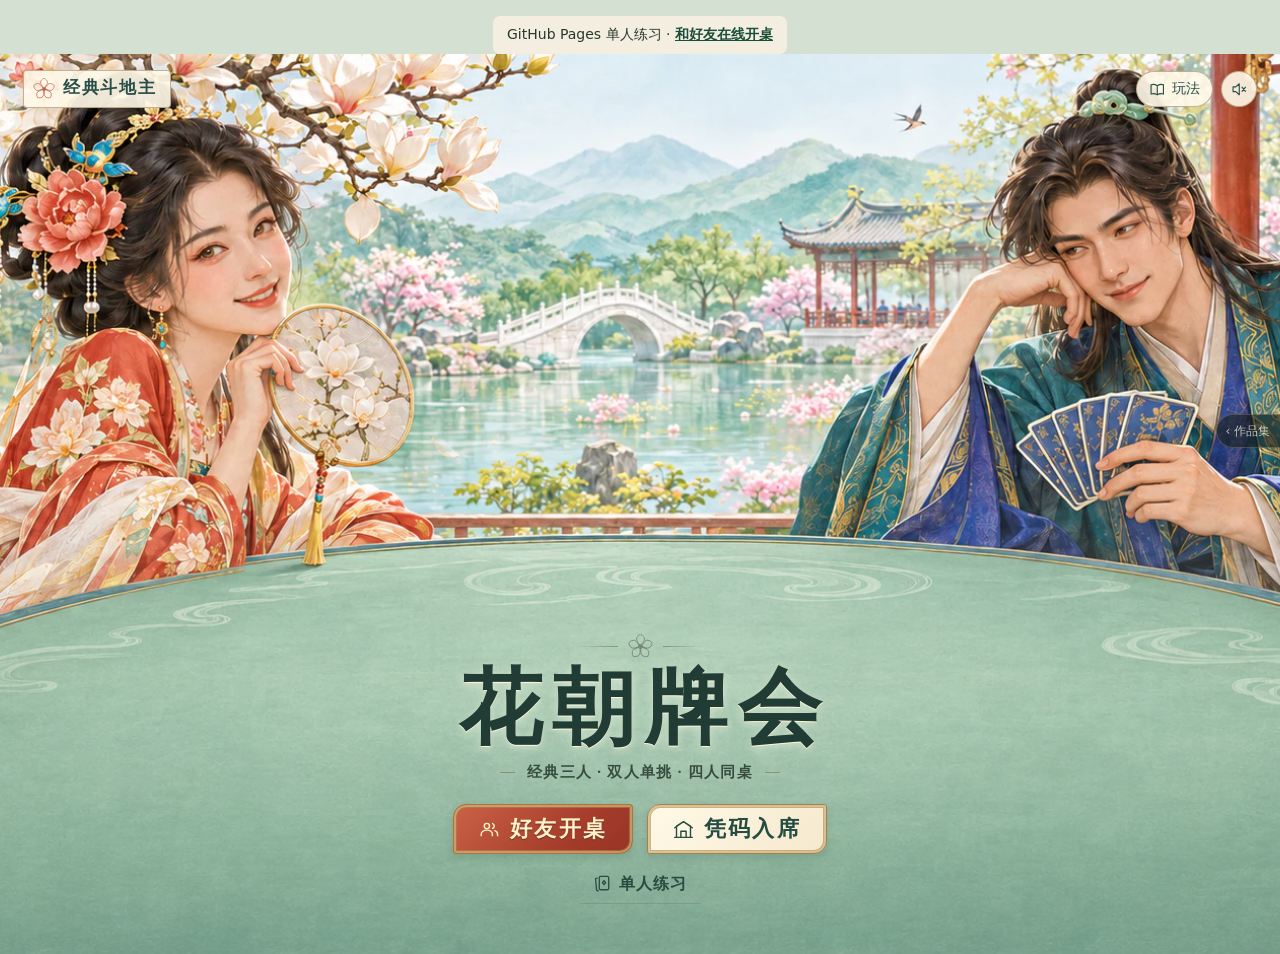
<file: site/huazhao/index.html>
<!doctype html>
<html lang="zh-CN">
<head>
  <meta charset="utf-8">
  <meta name="viewport" content="width=device-width,initial-scale=1,viewport-fit=cover">
  <meta name="theme-color" content="#d9e9d9">
  <meta name="description" content="花朝牌会，在春日水榭与朋友同桌斗地主。经典三人局，也可约好友双人单挑、四人同桌。">
  <title>花朝牌会 · 经典斗地主</title>
  <link rel="icon" href="./blossom.svg" type="image/svg+xml">
  <link rel="preload" href="./art/table.webp" as="image">
  <link rel="stylesheet" href="./style.css"><link rel="stylesheet" href="./table.css">
<style>.pages-mode{margin:1rem auto 0;width:fit-content;max-width:calc(100% - 2rem);padding:.62rem .85rem;background:#f3eee0;color:#29382d;border-radius:.45rem;font:14px system-ui}.pages-mode a{color:#184e3a;font-weight:600}</style><link rel="stylesheet" href="../passage.css" data-portfolio-passage>
<script src="../passage.js"></script>
</head>
<body><aside class="pages-mode">GitHub Pages 单人练习 · <a href="https://huazhao-card-parlor.sunnyvale19.chatgpt.site/">和好友在线开桌</a></aside>
  <svg aria-hidden="true" class="symbols" xmlns="http://www.w3.org/2000/svg">
    <symbol id="f-flower" viewBox="0 0 48 48"><g fill="none" stroke="currentColor" stroke-width="1.4"><path id="petal" d="M24 24c-1-5-10-11-7-17 1.7-4 5.5-5.7 7-6.5 1.5.8 5.3 2.5 7 6.5 3 6-6 12-7 17Z"/><use href="#petal" transform="rotate(72 24 24)"/><use href="#petal" transform="rotate(144 24 24)"/><use href="#petal" transform="rotate(216 24 24)"/><use href="#petal" transform="rotate(288 24 24)"/><circle cx="24" cy="24" r="4"/></g></symbol>
    <symbol id="f-friends" viewBox="0 0 24 24"><circle cx="9" cy="8" r="3"/><path d="M2.5 19v-1.5c0-3 3-4.8 6.5-4.8s6.3 1.9 6.3 4.8V19m.2-13.8a3 3 0 0 1 0 5.6M18 13.3c2 .6 3.2 1.8 3.2 4V19"/></symbol>
    <symbol id="f-room" viewBox="0 0 24 24"><path d="M4 21V8l8-5 8 5v13M2 10l10-7 10 7M9 21v-7h6v7M2 21h20"/></symbol>
    <symbol id="f-cards" viewBox="0 0 24 24"><rect x="8" y="3" width="12" height="17" rx="2"/><path d="m5.2 5.3-2 .8L4.7 21l2 .4m7.3-7.9-2-2.5 2-2.6 2 2.6Z"/></symbol>
    <symbol id="f-book" viewBox="0 0 24 24"><path d="M12 7c-3-2-6-2.6-9-1.4V19c3-1 6-.8 9 1.2 3-2 6-2.2 9-1.2V5.6C18 4.4 15 5 12 7Zm0 0v13"/></symbol>
    <symbol id="f-sound" viewBox="0 0 24 24"><path d="m12 4-5 4.5H3v7h4l5 4.5Zm3.5 4.4a4.7 4.7 0 0 1 0 7.2m3-10a8 8 0 0 1 0 12.8"/></symbol>
    <symbol id="f-mute" viewBox="0 0 24 24"><path d="m12 4-5 4.5H3v7h4l5 4.5Zm4 5 5 6m0-6-5 6"/></symbol>
    <symbol id="f-close" viewBox="0 0 24 24"><path d="m6 6 12 12M18 6 6 18"/></symbol>
    <symbol id="f-share" viewBox="0 0 24 24"><circle cx="18" cy="5" r="2.5"/><circle cx="5" cy="12" r="2.5"/><circle cx="18" cy="19" r="2.5"/><path d="m7 11 8.5-4.8M7 13l8.5 4.8"/></symbol>
    <symbol id="f-leave" viewBox="0 0 24 24"><path d="M11 4H4v16h7m-2-8h12m-4-4 4 4-4 4"/></symbol>
    <symbol id="f-copy" viewBox="0 0 24 24"><rect x="8" y="7" width="12" height="14" rx="2"/><path d="M5 16H3V3h13v1"/></symbol>
    <symbol id="f-add" viewBox="0 0 24 24"><path d="M12 5v14M5 12h14"/></symbol>
  </svg>
  <main id="entry">
    <div class="garden-art" aria-hidden="true"></div><div class="garden-shade"></div>
    <header class="entry-header"><div class="book-mark"><svg class="flower"><use href="#f-flower"/></svg><span>经典斗地主</span></div>
      <div class="head-actions"><button class="top-tool" data-ui="rules"><svg><use href="#f-book"/></svg><span>玩法</span></button><button id="sound-toggle" class="top-tool square" data-ui="sound" aria-label="开启音效"><svg><use href="#f-mute"/></svg></button></div>
    </header>
    <section id="welcome" class="parlor-panel" aria-labelledby="home-title">
      <div class="art-ornament" aria-hidden="true"><i></i><svg><use href="#f-flower"/></svg><i></i></div>
      <h1 id="home-title">花朝牌会</h1>
      <p class="home-sub"><span></span>经典三人 · 双人单挑 · 四人同桌<span></span></p>
      <div class="entry-choices"><button class="lacquer primary" data-ui="create"><svg><use href="#f-friends"/></svg>好友开桌</button><button class="lacquer light" data-ui="join"><svg><use href="#f-room"/></svg>凭码入席</button></div>
      <button class="practice" data-ui="practice"><svg><use href="#f-cards"/></svg>单人练习</button>
    </section>
    <section id="lobby" class="waiting" hidden aria-label="好友牌桌"></section>
  </main>
  <main id="table" hidden></main>
  <dialog id="dialog" aria-labelledby="dialog-title"><div id="dialog-content"></div></dialog>
  <div class="toast" id="toast" role="status"></div>
  <div class="net-status" id="net" role="status" hidden>正在重连牌桌…</div>
  <noscript>请在浏览器开启 JavaScript 以进入牌会。</noscript>
  <script type="module" src="./app.js"></script>
</body></html>
</file>
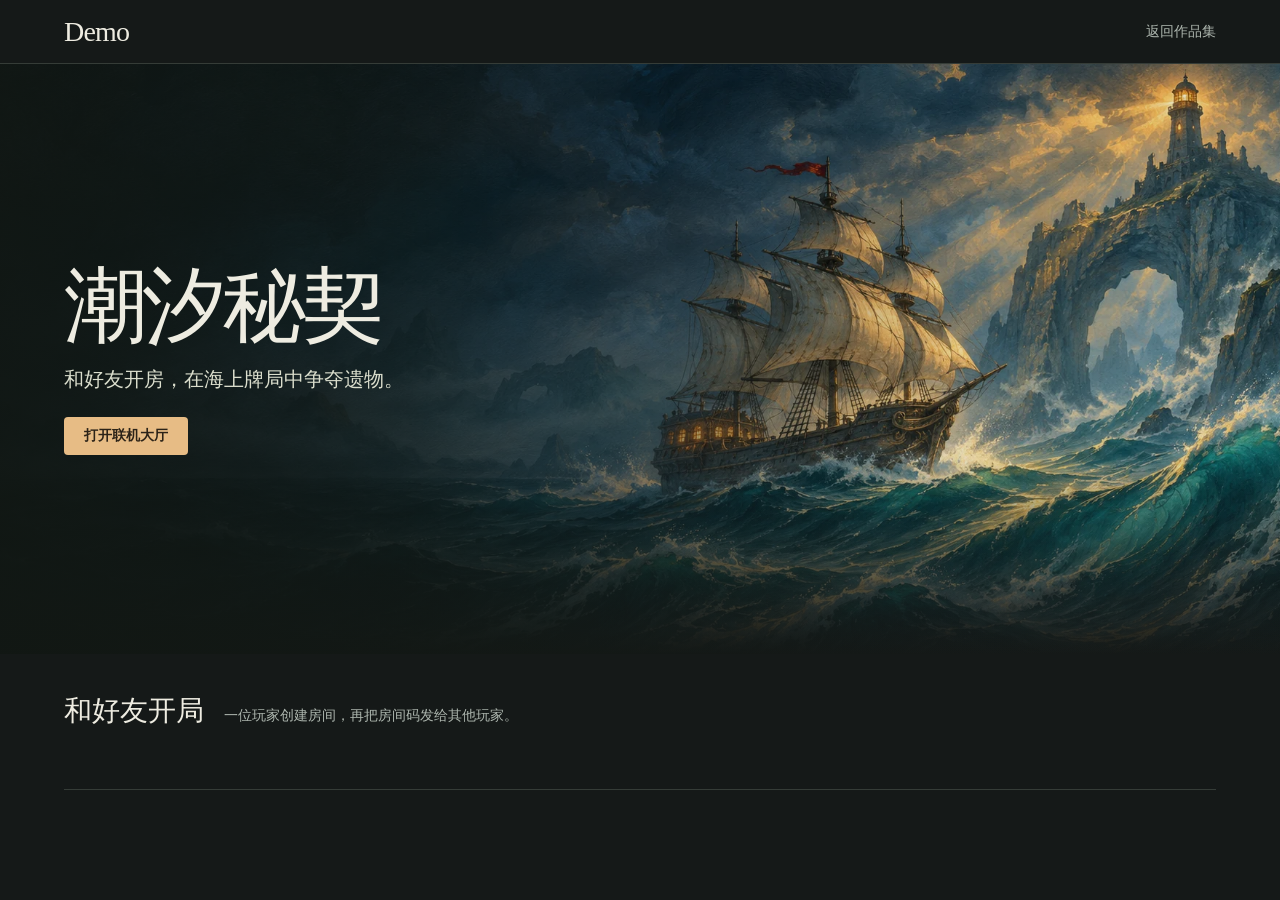
<file: site/tidebound/index.html>
<!doctype html>
<html lang="zh-CN"><head><meta charset="utf-8"><meta name="viewport" content="width=device-width,initial-scale=1"><title>潮汐秘契 · Demo</title><link rel="stylesheet" href="../style.css"><link rel="icon" href="../pop-up-atlas/mark.svg" type="image/svg+xml"><link rel="stylesheet" href="../passage.css" data-portfolio-passage>
<script src="../passage.js"></script>
</head>
<body><header class="header"><a class="wordmark" href="../">Demo</a><nav><a href="../#multiplayer">返回作品集</a></nav></header>
<main><section class="hero"><img src="../media/tidebound.webp" alt=""><div class="hero-copy"><h1>潮汐秘契</h1><p>和好友开房，在海上牌局中争夺遗物。</p><a class="button" href="https://tidebound-relic-sea.sunnyvale19.chatgpt.site/">打开联机大厅</a></div></section>
<section class="section"><div class="section-heading"><h2>和好友开局</h2><p>一位玩家创建房间，再把房间码发给其他玩家。</p></div></section></main>
</body></html>
</file>
<file: site/style.css>
:root{color-scheme:dark;font-family:"Segoe UI","Microsoft YaHei",system-ui,sans-serif;background:#151918;color:#eeece1;--soft:#aeb7af;--line:#353c37;--accent:#e7bc85}
*{box-sizing:border-box}html{scroll-behavior:smooth}body{margin:0}a{color:inherit;text-decoration:none}a:hover{color:var(--accent)}a:focus-visible{outline:2px solid var(--accent);outline-offset:4px}img{display:block;width:100%}
.header{height:64px;border-bottom:1px solid var(--line);padding:0 max(5vw,20px);display:flex;align-items:center;justify-content:space-between;gap:18px}.wordmark{font:28px Georgia,serif;letter-spacing:-.8px}.header nav{display:flex;gap:clamp(10px,3vw,36px);color:var(--soft);font-size:14px}
.hero{min-height:330px;height:min(66vh,590px);display:grid;align-items:center;position:relative;isolation:isolate;overflow:hidden;background:#171d19}.hero img{position:absolute;z-index:-2;height:100%;object-fit:cover;object-position:68% 50%}.hero:after{content:"";position:absolute;inset:0;z-index:-1;background:linear-gradient(90deg,#111713ed 0%,#111713b5 30%,#11171319 75%),linear-gradient(0deg,#151918 0%,transparent 33%)}.hero-copy{width:min(90%,1240px);margin:auto}.hero h1{font:400 clamp(38px,6.7vw,83px)/1.05 Georgia,"STSong",serif;margin:0 0 15px;letter-spacing:-.045em}.hero p{font-size:clamp(16px,2vw,20px);margin:0 0 24px;color:#dbdecd}.button{display:inline-block;background:var(--accent);color:#2c2318;padding:10px 20px;border-radius:4px;font-size:14px;font-weight:650}.button:hover{background:#f4cf9c;color:#2c2318}
.section{width:min(90%,1240px);margin:0 auto;padding:38px 0;border-bottom:1px solid var(--line);scroll-margin:12px}.section-heading{margin-bottom:21px;display:flex;align-items:baseline;flex-wrap:wrap;gap:8px 20px}.section-heading h2{margin:0;font:400 28px Georgia,"STSong",serif}.section-heading p{margin:0;color:var(--soft);font-size:14px}.grid{display:grid;grid-template-columns:repeat(4,minmax(0,1fr));gap:16px}article{border:1px solid var(--line);border-radius:7px;background:#202623;overflow:hidden}article:focus-within,article:hover{border-color:#99836a}.cover{display:block;overflow:hidden}.cover img{aspect-ratio:16/10;object-fit:cover;transition:transform .25s}.cover:hover img{transform:scale(1.045)}.body{padding:15px 14px 16px}.body h3{font-size:17px;margin:0 0 7px;font-weight:600}.body p{color:var(--soft);font-size:14px;line-height:1.5;margin:0}.quiet{display:inline-block;font-size:13px;color:var(--accent);margin-top:10px}.quiet:hover{text-decoration:underline}footer{padding:25px 5%;font-size:13px;color:var(--soft)}
.art-grid{grid-template-columns:repeat(3,minmax(0,1fr))}.art-grid figure{margin:0}.art-grid img{aspect-ratio:3/2;object-fit:contain;background:#202522}.art-grid figcaption{padding:8px 0;color:var(--soft)}
@media(max-width:930px){.grid{grid-template-columns:repeat(3,minmax(0,1fr))}}@media(max-width:690px){.grid,.art-grid{grid-template-columns:repeat(2,minmax(0,1fr))}.section{padding:28px 0}.header{height:55px}.hero img{object-position:58% center}.hero:after{background:linear-gradient(90deg,#111713db,#11171338),linear-gradient(0deg,#151918 0%,transparent 37%)}}@media(max-width:385px){.grid,.art-grid{grid-template-columns:1fr}.header nav{font-size:12px}}@media(prefers-reduced-motion:reduce){html{scroll-behavior:auto}.cover img{transition:none}}
.opening-stage{--open-ease:cubic-bezier(.52,.035,.17,1)}
.opening-stage .hero-copy{position:relative;z-index:2;pointer-events:none}
.opening-stage .hero-copy .button{pointer-events:auto}
.opening-stage h1{display:flex;align-items:baseline;gap:.28em;flex-wrap:wrap;text-shadow:0 2px 25px #10181055}
.opening-stage h1 em{font:italic 1.16em/.98 Georgia,serif;letter-spacing:-.075em}
.opening-stage h1 span{font-size:.77em;letter-spacing:.04em}
.opening-replay{position:absolute;z-index:3;right:5%;bottom:20px;display:flex;gap:7px;align-items:center;min-height:38px;padding:5px 11px;background:#18231ecc;color:#efe8d6;border:1px solid #c6b08661;border-radius:20px;cursor:pointer;font-size:13px;line-height:1.2;font-family:inherit}
.opening-replay[hidden]{display:none}.opening-replay span{font:21px/1 Georgia,serif;color:#e7bc85}.opening-replay:hover{background:#303b31;color:white}
@media(max-width:690px){
  .opening-stage .hero-copy{align-self:end;margin:0 auto clamp(35px,8vh,75px)}
  .opening-replay{bottom:12px;right:4%;font-size:12px}
}

#front-cover{position:fixed;inset:0;width:100vw;height:100%;height:100dvh;max-width:none;max-height:none;padding:0;margin:0;border:0;color:#f1e9d6;background:transparent;overflow:hidden}
#front-cover::backdrop{background:transparent}
.jacket{position:relative;width:100%;height:100%;overflow:hidden;isolation:isolate;background:radial-gradient(ellipse at 67% 48%,#405046 0%,#22382d 40%,#10241d 80%);border-bottom:1px solid #cfb477;box-sizing:border-box}
.jacket::before{content:"";position:absolute;inset:0;pointer-events:none;opacity:.45;background:repeating-linear-gradient(105deg,#e2d5a90a 0 1px,transparent 1px 4px)}
.jacket-frame{position:absolute;inset:clamp(12px,2.7vw,48px);border:1px solid #b9a16d50;pointer-events:none}
.jacket-frame::after{content:"";position:absolute;inset:4px;border:1px solid #b9a16d24}
.jacket-title{position:absolute;z-index:2;left:9%;top:46%;transform:translateY(-50%);display:grid;justify-items:start}
.jacket-title i{font:clamp(18px,2.6vw,38px)/1 Georgia,serif;color:#dec192;margin:0 0 2vh .4em}
.jacket-title strong{font:italic 400 clamp(88px,12.6vw,230px)/.85 Georgia,serif;letter-spacing:-.095em;text-shadow:0 8px 28px #13251c70}
.jacket-title>span{display:flex;align-items:center;gap:18px;font:400 clamp(18px,2.25vw,36px)/1.5 "STSong",SimSun,serif;letter-spacing:.32em;margin:3vh 0 0 1vw}
.jacket-title>span::before{content:"";width:clamp(32px,4vw,75px);height:1px;background:#c6aa76}
.print-stack{position:absolute;width:min(43vw,710px);height:min(63vh,550px);top:47%;left:69%;transform:translate(-50%,-50%)}
.print{position:absolute;inset:0 16%;margin:0;padding:clamp(5px,.6vw,11px);background:#d8ccb0;display:grid;grid-template-rows:1fr auto;box-shadow:0 12px 32px #06150e50;transform:translate(var(--x),var(--y)) rotate(var(--angle));transform-origin:50% 82%}
.print img{width:100%;height:100%;min-height:0;object-fit:cover}
.print figcaption{padding:.65em .4em .25em;font:italic clamp(12px,1.35vw,22px)/1.2 Georgia,SimSun,serif;color:#333d32}
.ocean{--x:-28%;--y:-4%;--angle:-17deg;background:#a6b7ae}
.coast{--x:25%;--y:0%;--angle:15deg;background:#d3c1a1}
.valley{--x:0%;--y:4%;--angle:-4deg;background:#eee1c3}
.valley img{object-position:59% center}
.jacket-foot{position:absolute;bottom:clamp(29px,6.3vh,84px);left:8%;right:8%;display:flex;justify-content:space-between;align-items:center;color:#cccfbc;font-size:clamp(12px,1vw,16px);letter-spacing:.09em}
.jacket-foot button,.image-close{color:#f5ebd4;border:1px solid #b9a16d77;border-radius:32px;padding:10px 17px;background:#1d3029;font:inherit;cursor:pointer}
.jacket-foot button span{margin-left:.4em;color:#dac08d}
.jacket button:focus-visible,.image-close:focus-visible{outline:2px solid #ecc888;outline-offset:4px}
html:has(#front-cover[open]),html:has(#art-view[open]){overflow:hidden}
#art-view{border:0;padding:0;background:transparent;color:#eee;max-width:95vw;max-height:94dvh}
#art-view::backdrop{background:#0c110ff2}
#art-view img{width:auto;max-width:min(94vw,1500px);height:auto;max-height:76dvh;object-fit:contain;margin:auto}
.image-bar{display:flex;align-items:center;justify-content:space-between;padding:10px 3px;gap:24px}
.image-bar a{color:var(--accent);margin-left:auto}
@media(max-width:680px) and (orientation:portrait){
  .jacket-title{left:0;right:0;top:13%;transform:none;justify-items:center}
  .jacket-title i{display:none}
  .jacket-title strong{font-size:clamp(78px,20vw,130px)}
  .jacket-title>span{font-size:17px;margin:14px 0 0;gap:10px}
  .jacket-title>span::after,.jacket-title>span::before{content:"";width:22px;height:1px;background:#c6aa76}
  .print-stack{width:min(75vw,400px);height:min(39dvh,380px);left:50%;top:61%}
  .jacket-foot{left:8%;right:8%;bottom:5.5%}
}
@media(prefers-reduced-motion:no-preference){
  #front-cover[open] .jacket{animation:jacket-lift 780ms cubic-bezier(.72,.02,.23,1) 1740ms both}
  #front-cover[open] .print{animation:print-settle 1050ms cubic-bezier(.17,.78,.17,1) both}
  #front-cover[open] .coast{animation-delay:85ms}
  #front-cover[open] .valley{animation-delay:160ms}
  #front-cover[open] .jacket-title strong{animation:ink-settle 820ms cubic-bezier(.18,.75,.22,1) both}
  .section-arriving{animation:section-arrival 520ms cubic-bezier(.16,.72,.24,1) both}
  .section:target .section-heading h2{position:relative}
  .section:target .section-heading h2::after{content:"";position:absolute;left:0;right:0;bottom:-6px;height:1px;background:var(--accent);transform-origin:left;animation:chapter-line .65s cubic-bezier(.18,.75,.2,1) both}
  .card-arriving{animation:section-arrival 490ms cubic-bezier(.16,.72,.24,1) var(--card-delay,0ms) backwards}
  #art-view[open] img{animation:unmount-print 350ms cubic-bezier(.17,.7,.22,1) both}
  #art-view[open]::backdrop{animation:darkroom 230ms ease-out both}
}
@keyframes jacket-lift{to{transform:translateY(-102%)}}
@keyframes print-settle{from{transform:translate(0,18%) rotate(0) scale(.93)}}
@keyframes ink-settle{from{opacity:.45;transform:translateY(.14em)}}
@keyframes section-arrival{from{opacity:.25;transform:translateY(14px)}}
@keyframes unmount-print{from{opacity:.35;transform:translateY(10px) scale(.96)}}
@keyframes darkroom{from{opacity:0}}
@keyframes chapter-line{from{transform:scaleX(0)}to{transform:scaleX(1)}}
</file>
<file: site/passage.css>
@view-transition{navigation:auto}
.portfolio-return{
  position:fixed;right:0;top:46%;z-index:490;display:inline-flex;align-items:center;
  gap:6px;padding:9px 10px 9px 8px;border-radius:20px 0 0 20px;border:1px solid #cfbd9f55;border-right:0;
  background:#17211edb;color:#eee7d5;text-decoration:none;font:500 12px/1.2 system-ui,sans-serif;
  opacity:.74;transition:opacity .15s
}
.portfolio-return:hover,.portfolio-return:focus-visible{opacity:1;color:white}
.portfolio-return[hidden]{display:none}
@media(max-width:660px){.portfolio-return{font-size:11px;padding:8px 6px}}
@media(prefers-reduced-motion:no-preference){
  ::view-transition-old(root){animation:portfolio-retreat .46s cubic-bezier(.22,.67,.18,1) both}
  ::view-transition-new(root){animation:portfolio-enter .46s cubic-bezier(.18,.75,.18,1) both}
  html[data-direction="back"]::view-transition-old(root){z-index:1;animation:portfolio-leave .39s cubic-bezier(.55,.06,.44,1) both}
  html[data-direction="back"]::view-transition-new(root){animation:portfolio-restore .39s ease-out both}
  .passage-fallback{animation:portfolio-fallback .28s ease-out}
}
@media(prefers-reduced-motion:reduce){::view-transition-group(*),::view-transition-old(*),::view-transition-new(*){animation:none!important}.portfolio-return{transition:none}}
@keyframes portfolio-enter{from{clip-path:inset(var(--passage-inset,5% 6% 6% 5%) round 9px);opacity:.7}to{clip-path:inset(0 round 0);opacity:1}}
@keyframes portfolio-leave{from{clip-path:inset(0 round 0);opacity:1}to{clip-path:inset(var(--passage-inset,8% 8% 12% 8%) round 9px);opacity:0}}
@keyframes portfolio-retreat{to{transform:scale(.982);opacity:.65}}
@keyframes portfolio-restore{from{transform:scale(.982);opacity:.65}}
@keyframes portfolio-fallback{from{opacity:.78}to{opacity:1}}
</file>
<file: site/abyssal/style.css>
@font-face {
  font-family: Display;
  src: url(assets/display.ttf) format('truetype');
  font-style: normal;
  font-weight: 800;
  font-display: swap;
}
@font-face {
  font-family: Instrument;
  src: url(assets/mono.ttf) format('truetype');
  font-style: normal;
  font-weight: 400;
  font-display: swap;
}
@font-face {
  font-family: Barlow;
  src: url(assets/barlow.ttf) format('truetype');
  font-weight: 700;
  font-display: swap;
}
:root {
  color-scheme: dark;
  --paper: #eef0e9;
  --orange: #ff8050;
  --aqua: #8ed2c9;
  --muted: #9aaeb1;
  --ink: #06151b;
  --line: rgba(166, 201, 201, 0.2);
  --gutter: clamp(24px, 5.2vw, 88px);
  --mono: Instrument, Consolas, monospace;
  --sans: Barlow, 'Microsoft YaHei', 'PingFang SC', 'Noto Sans CJK SC', sans-serif;
}
* {
  box-sizing: border-box;
}
body {
  margin: 0;
  background: var(--ink);
  color: var(--paper);
  font-family: var(--sans);
  -webkit-font-smoothing: antialiased;
}
button {
  border: 0;
  background: none;
  color: inherit;
  font: inherit;
  cursor: pointer;
  touch-action: manipulation;
}
button:focus-visible {
  outline: 2px solid var(--orange);
  outline-offset: 4px;
}
button:disabled {
  cursor: default;
}
button svg,
i svg,
span[data-icon] svg {
  width: 1em;
  height: 1em;
  display: block;
  flex-shrink: 0;
}
i[data-icon] {
  display: inline-flex;
  font-style: normal;
  flex: none;
}
.mono,
.tiny,
.eyebrow {
  font-family: var(--mono);
}
[hidden] {
  display: none !important;
}
#shell {
  position: relative;
  isolation: isolate;
  min-height: 100svh;
}
#hangar {
  min-height: 100svh;
  position: relative;
  isolation: isolate;
  overflow: hidden;
  display: flex;
  flex-direction: column;
}
#hangar::after {
  content: '';
  pointer-events: none;
  position: absolute;
  inset: 0;
  z-index: 2;
  opacity: 0.065;
  background-image: url(assets/grain.png);
  mix-blend-mode: soft-light;
}
.hero-art,
.hero-shade,
#plankton {
  position: absolute;
  inset: 0 0 64px;
  width: 100%;
  height: calc(100% - 64px);
  z-index: -3;
  pointer-events: none;
}
.hero-art {
  background: #06232d url(assets/trench.webp) 55% 47% / cover no-repeat;
  transform: scale(1.013) translate(var(--px, 0px), var(--py, 0px));
  transition: transform 1.6s ease-out;
  will-change: transform;
}
.hero-shade {
  z-index: -2;
  background:
    linear-gradient(90deg, rgba(2, 15, 20, 0.57), rgba(4, 19, 25, 0.14) 42%, transparent 67%),
    linear-gradient(
      180deg,
      rgba(3, 17, 23, 0.66),
      rgba(3, 17, 23, 0.02) 21%,
      transparent 63%,
      #07181e 100%
    );
}
#plankton {
  z-index: -1;
}
.topbar {
  height: 80px;
  min-height: 72px;
  display: flex;
  align-items: center;
  justify-content: space-between;
  margin: 0 var(--gutter);
  border-bottom: 1px solid rgba(190, 216, 214, 0.21);
  position: relative;
}
.brand {
  display: flex;
  gap: 13px;
  align-items: center;
}
.brand-mark {
  display: block;
  position: relative;
  width: 35px;
  height: 32px;
  overflow: hidden;
  transform: skew(-6deg);
}
.brand-mark i {
  position: absolute;
  width: 32px;
  height: 21px;
  left: 0;
  background: var(--orange);
  clip-path: polygon(50% 0, 100% 58%, 100% 82%, 50% 25%, 0 82%, 0 58%);
}
.brand-mark i:nth-child(1) {
  top: 1px;
}
.brand-mark i:nth-child(2) {
  top: 8px;
}
.brand-mark i:nth-child(3) {
  top: 15px;
}
.brand-type {
  font-family: Barlow, sans-serif;
  letter-spacing: 0.16em;
  font-size: 24px;
  line-height: 0.88;
  font-weight: 700;
}
.brand-type small {
  display: block;
  font-family: var(--mono);
  font-weight: 400;
  font-size: 7px;
  letter-spacing: 0.17em;
  margin-top: 7px;
}
.topbar nav {
  align-self: stretch;
  display: flex;
  gap: 32px;
  margin-left: 14px;
}
.topbar nav button {
  padding: 0 1px;
  font-size: 13px;
  letter-spacing: 0.12em;
  position: relative;
  color: #aebfc2;
}
.topbar nav button:hover,
.topbar nav .nav-on {
  color: var(--paper);
}
.topbar nav .nav-on:before {
  content: '';
  width: 5px;
  height: 5px;
  display: inline-block;
  background: var(--orange);
  margin: 0 9px 2px 0;
}
.topbar nav .nav-on:after {
  content: '';
  height: 2px;
  position: absolute;
  bottom: -1px;
  left: 0;
  right: 0;
  background: var(--orange);
}
.top-tools {
  display: flex;
  align-items: center;
  gap: 17px;
}
.tool-btn,
.square-tool {
  display: flex;
  align-items: center;
  justify-content: center;
  color: #e0e8e5;
  padding: 8px 0;
}
.tool-btn {
  gap: 9px;
  font-size: 12px;
  letter-spacing: 0.1em;
}
.square-tool {
  width: 25px;
  font-size: 19px;
}
.tool-btn i {
  font-size: 18px;
}
.tool-divider {
  height: 15px;
  width: 1px;
  background: #94a6a680;
}
.tool-btn:hover,
.square-tool:hover {
  color: var(--orange);
}
#log-dot.has-log {
  width: 4px;
  height: 4px;
  border-radius: 50%;
  background: var(--aqua);
  position: absolute;
  top: 31%;
  right: -7px;
}
.hero {
  position: relative;
  flex: 1;
  min-height: 550px;
  display: flex;
  align-items: center;
  padding: 45px var(--gutter) 53px;
}
.hero-copy {
  position: relative;
  z-index: 1;
}
.eyebrow {
  display: flex;
  align-items: center;
  gap: 12px;
  font-family: var(--sans);
  font-weight: 600;
  font-size: 11px;
  letter-spacing: 0.2em;
  color: #ff956a;
}
.eyebrow .mono {
  font-size: 10px;
  letter-spacing: 0.17em;
}
.small-slash {
  opacity: 0.65;
  font-family: var(--mono);
}
.live-stroke {
  display: inline-block;
  width: 23px;
  height: 2px;
  background: var(--orange);
}
h1 {
  font-family: Display, Impact, 'Arial Narrow', sans-serif;
  font-weight: 800;
  line-height: 0.795;
  letter-spacing: -0.035em;
  font-size: clamp(106px, min(10vw, 15.4vh), 174px);
  margin: 26px 0 19px;
  color: var(--paper);
  width: fit-content;
}
h1 span {
  display: block;
  width: fit-content;
  padding-right: 0.035em;
  padding-bottom: 0.05em;
  background: var(--paper) url(assets/type-grain.png) repeat;
  background-size: 160px 160px;
  background-clip: text;
  -webkit-background-clip: text;
  color: transparent;
}
.zh-title {
  display: flex;
  align-items: center;
  gap: 11px;
  font-size: clamp(20px, 1.7vw, 28px);
  font-weight: 650;
  letter-spacing: 0.3em;
  line-height: 1.3;
}
.zh-rule {
  background: #a9b9b76b;
  width: 32px;
  height: 1px;
}
.zh-title i {
  font-size: 22px;
  color: var(--orange);
  opacity: 0.87;
}
.premise {
  font-size: clamp(13px, 0.98vw, 15px);
  line-height: 1.95;
  letter-spacing: 0.07em;
  color: #b9c9ca;
  font-weight: 400;
  margin: 22px 0 26px;
}
.cta-row {
  display: flex;
  gap: 13px;
  align-items: center;
}
.primary,
.secondary {
  display: inline-flex;
  align-items: center;
  justify-content: center;
  gap: 12px;
  min-height: 47px;
  padding: 0 21px;
  font-size: 14px;
  font-weight: 650;
  letter-spacing: 0.09em;
  transition:
    background 0.16s ease,
    transform 0.16s ease,
    color 0.16s ease;
}
.primary {
  background: var(--orange);
  color: #102028;
  clip-path: polygon(0 0, 100% 0, 100% calc(100% - 8px), calc(100% - 8px) 100%, 0 100%);
}
.primary:hover {
  background: #ff9b72;
  transform: translateY(-2px);
}
.primary i {
  font-size: 15px;
}
.primary i:last-child:not(:first-child) {
  margin-left: 17px;
  font-size: 19px;
}
.primary:focus-visible {
  box-shadow: inset 0 0 0 3px white;
}
.secondary {
  background: #0a212bb3;
  border: 1px solid #abc6c352;
  color: #dce8e5;
  font-weight: 500;
}
.secondary:hover {
  background: #18343e;
  color: white;
}
.secondary i {
  font-size: 18px;
}
.depth-scale {
  position: absolute;
  right: 1.5%;
  top: 32%;
  display: flex;
  flex-direction: column;
  align-items: flex-end;
  gap: 4px;
  color: #a6cdca90;
}
.depth-scale span {
  font: 8px var(--mono);
  letter-spacing: 0.07em;
}
.depth-scale em {
  width: 9px;
  height: 38px;
  background: repeating-linear-gradient(180deg, #bfd3cc70 0 1px, transparent 1px 8px);
}
.vessel-tag {
  position: absolute;
  right: 6.5%;
  bottom: 13%;
  display: flex;
  align-items: flex-start;
  gap: 7px;
  text-shadow: 0 1px 8px #07151a;
  color: #d9e2de;
}
.vessel-tag b {
  font: 13px var(--mono);
  letter-spacing: 0.15em;
}
.vessel-tag small {
  display: block;
  font-size: 10px;
  letter-spacing: 0.14em;
  color: #bccdcc;
  margin-top: 5px;
}
.tag-pointer {
  width: 43px;
  height: 16px;
  border-top: 1px solid #d4e6df86;
  transform: skew(42deg);
  border-left: 1px solid #d4e6df86;
  margin: 4px 0 0 -8px;
}
.tag-pointer:after {
  content: '';
  position: absolute;
  bottom: -2px;
  left: -3px;
  width: 4px;
  height: 4px;
  background: #ddd8b7;
}
.route-deck {
  padding: 19px var(--gutter) 19px;
  background: linear-gradient(180deg, rgba(5, 22, 29, 0.8), #071920);
  border-top: 1px solid var(--line);
  position: relative;
}
.route-heading,
.route-heading > div {
  display: flex;
  align-items: center;
}
.route-heading {
  justify-content: space-between;
  margin-bottom: 15px;
}
.route-heading > div:first-child {
  gap: 11px;
}
.route-heading i {
  color: var(--orange);
  font-size: 17px;
}
.route-heading h2 {
  font-size: 14px;
  margin: 0;
  letter-spacing: 0.12em;
  font-weight: 650;
}
.route-heading .mono {
  font-size: 9px;
  color: #829ca2;
  letter-spacing: 0.14em;
}
.route-count b {
  color: #c3d0cc;
  font-weight: 400;
}
.route-grid {
  display: grid;
  grid-template-columns: repeat(3, 1fr);
  gap: 13px;
}
.route-card {
  height: 72px;
  border: 1px solid #a1c9cd29;
  background: rgba(9, 29, 37, 0.87);
  position: relative;
  display: flex;
  align-items: center;
  text-align: left;
  padding: 0 19px 0 0;
  overflow: hidden;
  transition:
    background 0.2s,
    border-color 0.2s;
}
.route-card:hover {
  background: #13343b;
  border-color: #779d9d;
}
.route-card.active {
  border-color: #b6724a9e;
  background: #142a2e;
}
.route-card.active:before {
  content: '';
  position: absolute;
  top: 0;
  bottom: 0;
  left: 0;
  width: 3px;
  background: var(--orange);
  z-index: 1;
}
.route-image {
  width: 100px;
  align-self: stretch;
  flex-shrink: 0;
  position: relative;
  margin-right: 17px;
  background-size: cover;
  background-position: 50% 55%;
  filter: saturate(0.8);
}
.route-image:after {
  content: '';
  position: absolute;
  inset: 0;
  background: linear-gradient(90deg, transparent 65%, #0c2329b8);
}
.route-card.active .route-image:after {
  background: linear-gradient(90deg, transparent 65%, #142a2eb8);
}
.route-info {
  display: block;
  min-width: 0;
}
.route-number {
  font: 9px var(--mono);
  letter-spacing: 0.13em;
  color: #9db0b3;
  display: block;
  margin-bottom: 6px;
}
.route-card.active .route-number {
  color: #ff9e77;
}
.route-name {
  font-size: 16px;
  letter-spacing: 0.09em;
  font-weight: 600;
  white-space: nowrap;
}
.route-end {
  margin-left: auto;
  display: flex;
  flex-direction: column;
  align-items: flex-end;
  justify-content: center;
  gap: 6px;
}
.route-end i {
  font-size: 12px;
  color: #9dafaf;
}
.route-depth {
  color: #9ab1b4;
  font: 9px var(--mono);
  white-space: nowrap;
}
.active .route-end i {
  color: var(--orange);
}
.statusbar {
  padding: 0 var(--gutter);
  min-height: 37px;
  display: flex;
  align-items: center;
  justify-content: space-between;
  border-top: 1px solid #aac4c51b;
  background: #07151a;
  color: #81999d;
}
.statusbar > span {
  display: flex;
  align-items: center;
  gap: 10px;
}
.statusbar .mono {
  font-size: 9px;
  letter-spacing: 0.12em;
}
.system {
  font-size: 10px;
  letter-spacing: 0.12em;
}
.system i,
.signal-dot {
  display: inline-block;
  width: 5px;
  height: 5px;
  background: #7ac8ae;
  border-radius: 50%;
  box-shadow: 0 0 8px #61e2b74d;
}
.coordinates i {
  font-size: 12px;
}
.hydrophone {
  color: #86a6a8;
}
#wave-bars {
  height: 14px;
  display: inline-flex;
  align-items: center;
  gap: 2px;
}
#wave-bars i {
  width: 1px;
  min-height: 2px;
  background: #7ac1b9;
  animation: wave 2.7s alternate ease-in-out infinite;
}
@keyframes wave {
  to {
    transform: scaleY(0.38);
  }
}
#panel {
  padding: 0;
  background: #0b2028;
  color: var(--paper);
  border: 1px solid #819f9f66;
  width: min(540px, calc(100vw - 32px));
  max-height: min(85svh, 780px);
  overflow: auto;
  box-shadow: 0 24px 120px #0008;
}
#panel::backdrop {
  background: #001017ae;
  backdrop-filter: blur(7px);
}
#panel[open] {
  animation: panelin 0.22s ease-out;
}
@keyframes panelin {
  from {
    opacity: 0;
    transform: translateY(8px);
  }
}
.panel-body {
  padding: 32px;
}
.panel-head {
  display: flex;
  align-items: center;
  justify-content: space-between;
  gap: 12px;
  margin-bottom: 20px;
}
.kicker,
.tiny {
  color: #99b6b8;
  letter-spacing: 0.16em;
  font: 10px var(--mono);
}
.kicker {
  color: var(--orange);
  font: 10px var(--mono);
  letter-spacing: 0.15em;
}
.panel-close {
  display: grid;
  place-items: center;
  width: 27px;
  height: 27px;
  font-size: 17px;
  opacity: 0.8;
}
.panel-close:hover {
  background: #23424a;
}
.panel-body h2 {
  font-size: 28px;
  line-height: 1.3;
  margin: 0 0 10px;
  letter-spacing: 0.08em;
}
.panel-body p {
  font-weight: 400;
  font-size: 14px;
  color: #b3c8c9;
  line-height: 1.9;
  margin: 10px 0 20px;
}
.panel-body .primary,
.panel-body .secondary {
  font-size: 13px;
  min-height: 42px;
}
.panel-foot {
  display: flex;
  gap: 10px;
  align-items: center;
  justify-content: flex-end;
  margin-top: 22px;
}
.control-rows {
  border-top: 1px solid var(--line);
  margin-top: 20px;
}
.control-row,
.log-row {
  display: flex;
  align-items: center;
  justify-content: space-between;
  border-bottom: 1px solid var(--line);
  min-height: 44px;
  font-size: 13px;
  gap: 8px;
}
.control-row span:first-child {
  color: #c3d2d0;
}
kbd {
  display: inline-block;
  text-align: center;
  min-width: 23px;
  padding: 3px 5px;
  color: #c4d4d3;
  background: #50656922;
  border: 1px solid #75909167;
  border-radius: 3px;
  font: 10px var(--mono);
  line-height: 1.2;
  margin: 0 2px;
}
.sector-image {
  width: 100%;
  height: 176px;
  background-size: cover;
  background-position: center 53%;
  position: relative;
}
.sector-image .panel-close {
  position: absolute;
  top: 14px;
  right: 14px;
  background: #061d25e0;
}
.sector-facts {
  display: grid;
  grid-template-columns: 1fr 1fr;
  border-top: 1px solid var(--line);
  border-bottom: 1px solid var(--line);
  padding: 15px 0;
  gap: 19px;
}
.sector-facts b {
  display: block;
  font: 16px var(--mono);
  margin-top: 6px;
}
.panel-button {
  display: flex;
  width: 100%;
  align-items: center;
  justify-content: space-between;
  padding: 13px 0;
  border-bottom: 1px solid var(--line);
  font-size: 14px;
}
.panel-button:hover {
  color: var(--orange);
}
.log-list {
  display: flex;
  flex-direction: column;
  margin-top: 12px;
  max-height: 39vh;
  overflow: auto;
}
.log-row {
  font-size: 12px;
  line-height: 1.5;
  padding: 10px 0;
}
.log-row > span {
  display: flex;
  align-items: center;
  gap: 8px;
}
.log-row small {
  font: 9px var(--mono);
  color: #91acad;
}
.log-row i {
  color: var(--aqua);
}
.log-empty {
  padding: 24px 16px;
  border: 1px dashed #617c7c7a;
  color: #b4c6c6;
  display: grid;
  gap: 8px;
  justify-items: center;
  font-size: 13px;
}
.log-empty i {
  color: var(--orange);
  font-size: 25px;
}
.after-action {
  height: 130px;
  background:
    linear-gradient(0deg, #0b2028, transparent 40%),
    url(assets/sector-3.webp) center 52% / cover;
  display: flex;
  align-items: center;
  justify-content: center;
}
.after-action i {
  background: #0e2d32b8;
  border-radius: 100%;
  border: 1px solid #90ccbb;
  width: 56px;
  height: 56px;
  align-items: center;
  justify-content: center;
  color: #a9e6d5;
  font-size: 29px;
}
#curtain {
  position: fixed;
  inset: 0;
  background: #06181f;
  z-index: 12;
  display: flex;
  flex-direction: column;
  align-items: center;
  justify-content: center;
  gap: 13px;
  visibility: hidden;
  opacity: 0;
  pointer-events: none;
  transition: opacity 0.3s;
}
.transitioning #curtain {
  visibility: visible;
  opacity: 1;
  pointer-events: all;
}
#curtain > span:nth-child(2) {
  letter-spacing: 0.32em;
  font-size: 17px;
}
#curtain small {
  font: 9px var(--mono);
  letter-spacing: 0.25em;
  color: var(--aqua);
}
.descent-icon {
  font-size: 36px;
  color: var(--orange);
}
#dive {
  height: 100svh;
  width: 100%;
  position: relative;
  overflow: hidden;
  background: #041e28;
}
#world,
#hud {
  position: absolute;
  inset: 0;
}
#world canvas {
  display: block;
  width: 100%;
  height: 100%;
}
#hud {
  pointer-events: none;
  background: linear-gradient(180deg, #01121a55, transparent 17%, transparent 70%, #01121a70);
  font-weight: 400;
}
#hud button {
  pointer-events: auto;
}
.hud-top {
  display: flex;
  justify-content: space-between;
  align-items: flex-start;
  padding: 26px 32px;
}
.hud-location h2 {
  margin: 8px 0 3px;
  font-size: 24px;
  letter-spacing: 0.12em;
}
.tiny {
  font-size: 9px;
  letter-spacing: 0.13em;
}
.orange {
  color: var(--orange);
}
.hud-actions {
  display: flex;
  gap: 8px;
}
.hud-tool {
  width: 38px;
  height: 36px;
  background: #08232c99;
  border: 1px solid #a8c5c844;
  display: grid;
  place-items: center;
}
.hud-tool i {
  font-size: 16px;
}
.compass {
  width: 230px;
  position: absolute;
  top: 22px;
  left: 50%;
  transform: translateX(-50%);
  text-align: center;
  overflow: hidden;
}
.compass-value {
  font-size: 13px;
  letter-spacing: 0.15em;
}
.compass-track {
  margin-top: 6px;
  height: 12px;
  background: repeating-linear-gradient(90deg, #c5d8d4ae 0 1px, transparent 1px 10px);
  mask-image: linear-gradient(90deg, transparent, black 25%, black 75%, transparent);
}
.compass > i {
  display: block;
  margin: 0 auto;
  width: 0;
  height: 0;
  border-left: 4px solid transparent;
  border-right: 4px solid transparent;
  border-bottom: 6px solid var(--orange);
}
.hud-message {
  position: absolute;
  top: 17%;
  left: 50%;
  transform: translateX(-50%);
  background: #071d28bd;
  color: #cfebe7;
  font-size: 13px;
  letter-spacing: 0.09em;
  padding: 9px 17px;
  text-align: center;
  opacity: 0;
  transition: opacity 0.4s;
}
.hud-message.show {
  opacity: 1;
}
.signal-marker {
  position: absolute;
  left: 50%;
  top: 45%;
  transform: translate(-50%, -50%);
  text-align: center;
  color: #aff0da;
  filter: drop-shadow(0 1px 4px #062129);
  transition: opacity 0.15s;
}
.marker-shape {
  width: 20px;
  height: 20px;
  border: 1px solid #abe6cbd9;
  transform: rotate(45deg);
  margin: 0 auto 8px;
  display: grid;
  place-items: center;
}
.marker-shape i {
  width: 4px;
  height: 4px;
  background: var(--orange);
}
.signal-marker span {
  font-size: 10px;
  letter-spacing: 0.08em;
}
.mission-hud,
.telemetry {
  position: absolute;
  bottom: 68px;
  background: #041e27a8;
  border-left: 2px solid #88c1b9;
  padding: 13px 16px;
  backdrop-filter: blur(3px);
}
.mission-hud {
  left: 32px;
  min-width: 180px;
}
.mission-hud .tiny {
  display: flex;
  align-items: center;
  gap: 7px;
}
.mission-hud .tiny span {
  margin-left: auto;
  color: #cbdcd9;
}
.mission-hud b {
  display: block;
  font-size: 16px;
  letter-spacing: 0.07em;
  margin: 7px 0 4px;
}
.mission-hud small {
  font-size: 11px;
  color: #bfd2d2;
}
.mission-progress {
  margin-top: 10px;
  display: flex;
  gap: 4px;
}
.mission-progress i {
  width: 24px;
  height: 2px;
  background: #a6c6c64a;
}
.mission-progress i.done {
  background: var(--orange);
}
.telemetry {
  right: 32px;
  display: flex;
  border-left: 0;
  border-right: 2px solid #88c1b9;
  gap: 24px;
}
.telemetry strong {
  display: block;
  font: 30px Display;
  margin-top: 4px;
}
.telemetry strong small {
  font: 10px var(--mono);
  color: var(--aqua);
}
.telemetry .tiny {
  display: block;
}
.flight-controls,
.action-hint {
  position: absolute;
  left: 50%;
  transform: translateX(-50%);
  display: flex;
  align-items: center;
  justify-content: center;
  gap: 16px;
  white-space: nowrap;
}
.flight-controls {
  bottom: 16px;
  font-size: 10px;
  color: #acbfc1;
}
.flight-controls button {
  display: grid;
  place-items: center;
  font-size: 16px;
  color: #d5e2e1;
}
.action-hint {
  bottom: 72px;
}
.action-hint button {
  display: flex;
  align-items: center;
  justify-content: center;
  gap: 9px;
  font-size: 12px;
  letter-spacing: 0.06em;
  border: 1px solid #a6cfc85e;
  padding: 9px 13px;
  background: #08262fbc;
}
.action-hint button.near {
  color: #142325;
  background: var(--orange);
  border-color: var(--orange);
}
.action-hint .near kbd {
  color: #172c33;
  border-color: #324d5277;
}
.action-hint button:disabled {
  color: #94aaa9;
}
.touch-controls {
  display: none;
}
@media (min-aspect-ratio: 2/1) and (min-width: 1000px) {
  .hero-art {
    background-position: 58% 50%;
  }
  .hero {
    min-height: 420px;
  }
  .topbar {
    height: 65px;
    min-height: 65px;
  }
  h1 {
    font-size: 95px;
  }
  .hero {
    padding-top: 25px;
    padding-bottom: 27px;
  }
  .route-card {
    height: 60px;
  }
}
@media (min-width: 1800px) {
  .hero {
    min-height: 610px;
  }
  .route-card {
    height: 90px;
  }
  .route-deck {
    padding-top: 26px;
    padding-bottom: 26px;
  }
}
@media (max-width: 1050px) {
  :root {
    --gutter: 4.3vw;
  }
  .route-image {
    width: 78px;
    margin-right: 12px;
  }
  .route-card {
    padding-right: 13px;
  }
  .hero {
    min-height: 510px;
  }
  .hero-art {
    background-position: 58% center;
  }
  .vessel-tag {
    right: 7%;
    bottom: 8%;
  }
  .route-depth {
    font-size: 8px;
  }
  .topbar {
    height: 70px;
    min-height: 70px;
  }
  .hero-shade {
    background:
      linear-gradient(90deg, #02131ac2, transparent 68%),
      linear-gradient(0deg, #07181e, transparent 38%, transparent 76%, #02151c70);
  }
}
@media (max-width: 720px) {
  :root {
    --gutter: 21px;
  }
  .topbar {
    height: 65px;
    min-height: 65px;
  }
  .brand {
    gap: 8px;
  }
  .brand-mark {
    transform: scale(0.78);
    transform-origin: left center;
    width: 29px;
  }
  .brand-type {
    font-size: 20px;
  }
  .brand-type small {
    font-size: 5.6px;
  }
  .top-tools {
    gap: 9px;
  }
  .topbar nav {
    gap: 16px;
    margin-left: 0;
  }
  .topbar nav button {
    font-size: 11px;
    letter-spacing: 0.02em;
  }
  .topbar nav .nav-on:before {
    display: none;
  }
  .tool-btn span,
  .tool-divider {
    display: none;
  }
  .hero {
    min-height: 485px;
    padding: 46px var(--gutter) 32px;
  }
  .hero-art {
    background-position: 67% center;
    inset: 0;
    height: calc(100% - 65px);
  }
  .hero-shade {
    background:
      linear-gradient(90deg, #051922a8, transparent 85%),
      linear-gradient(0deg, #07181e 2%, #05181c91 25%, transparent 72%, #00161e6b);
  }
  .hero-copy {
    align-self: flex-end;
  }
  h1 {
    font-size: clamp(82px, 14vw, 108px);
    margin-top: 20px;
    margin-bottom: 13px;
  }
  .zh-title {
    font-size: 18px;
  }
  .eyebrow {
    font-size: 9px;
    gap: 8px;
  }
  .eyebrow .mono {
    font-size: 8px;
  }
  .premise {
    font-size: 12px;
    margin: 15px 0 20px;
  }
  .primary,
  .secondary {
    min-height: 42px;
    font-size: 12px;
    padding: 0 15px;
    gap: 9px;
  }
  .primary i:last-child:not(:first-child) {
    margin-left: 5px;
  }
  .vessel-tag {
    display: none;
  }
  .depth-scale {
    right: 12px;
    top: 26%;
  }
  .route-deck {
    padding-top: 15px;
    padding-bottom: 15px;
  }
  .route-heading {
    margin-bottom: 11px;
  }
  .route-heading h2 {
    font-size: 12px;
  }
  .route-heading .mono {
    font-size: 8px;
  }
  .route-grid {
    gap: 7px;
  }
  .route-card {
    height: auto;
    display: flex;
    align-items: flex-start;
    flex-direction: column;
    padding: 0 0 9px;
  }
  .route-image {
    width: 100%;
    height: 55px;
    flex: none;
    margin: 0 0 8px;
    background-position: center 52%;
  }
  .route-card.active:before {
    bottom: auto;
    right: 0;
    width: 100%;
    height: 2px;
  }
  .route-info {
    padding-left: 8px;
  }
  .route-number {
    font-size: 7px;
    margin-bottom: 3px;
  }
  .route-name {
    font-size: 12px;
  }
  .route-end {
    position: absolute;
    right: 7px;
    bottom: 9px;
  }
  .route-depth {
    display: none;
  }
  .route-end i {
    font-size: 10px;
  }
  .statusbar {
    min-height: 31px;
  }
  .statusbar .mono {
    font-size: 7px;
  }
  .statusbar .system {
    font-size: 9px;
  }
  .system .mono,
  .hydrophone .mono {
    display: none;
  }
  .statusbar > span {
    gap: 6px;
  }
  .panel-body {
    padding: 22px;
  }
  .panel-body h2 {
    font-size: 24px;
  }
  .hud-top {
    padding: 18px 16px;
  }
  .hud-location h2 {
    font-size: 18px;
  }
  .hud-actions {
    gap: 4px;
  }
  .hud-tool {
    width: 29px;
    height: 30px;
  }
  .compass {
    width: 110px;
    top: 18px;
  }
  .mission-hud {
    left: 14px;
    bottom: 155px;
    padding: 8px 10px;
    min-width: 136px;
  }
  .telemetry {
    right: 14px;
    bottom: 155px;
    padding: 8px 10px;
    gap: 10px;
  }
  .telemetry strong {
    font-size: 20px;
  }
  .hud-message {
    font-size: 11px;
    top: 18%;
    width: max-content;
    max-width: 86%;
  }
  .mission-hud b {
    font-size: 13px;
  }
  .action-hint {
    bottom: 88px;
  }
  .flight-controls {
    bottom: 15px;
  }
  .depth-scale em {
    height: 24px;
  }
}
@media (pointer: coarse) {
  .touch-controls {
    display: flex;
    position: absolute;
    left: 16px;
    right: 16px;
    bottom: 15px;
    justify-content: space-between;
    align-items: flex-end;
  }
  .touch-controls button {
    background: #0c2836a6;
    border: 1px solid #a3c7c95e;
    user-select: none;
    -webkit-user-select: none;
    touch-action: none;
    width: 40px;
    height: 37px;
    color: #d3e3df;
    display: grid;
    place-items: center;
    font-size: 16px;
  }
  .touch-controls button:active {
    background: #36706de6;
  }
  .dpad {
    display: grid;
    grid-template-columns: repeat(3, 40px);
    gap: 3px;
  }
  .dpad button:first-child {
    grid-column: 2;
  }
  .dpad button:nth-child(2) {
    grid-row: 2;
  }
  .dpad button:nth-child(3) {
    grid-row: 2;
  }
  .dpad button:nth-child(4) {
    grid-row: 2;
  }
  .vertical-pad {
    display: flex;
    gap: 3px;
  }
  .vertical-pad button {
    font-size: 13px;
  }
  .flight-controls {
    display: none;
  }
  .action-hint {
    bottom: 100px;
  }
  .mission-hud,
  .telemetry {
    bottom: 158px;
  }
}
@media (max-width: 380px) {
  .brand-type small {
    display: none;
  }
  .topbar nav {
    gap: 10px;
  }
  .primary,
  .secondary {
    padding: 0 12px;
  }
  .route-heading .mono {
    font-size: 7px;
  }
  .route-image {
    height: 47px;
  }
  .route-grid {
    gap: 4px;
  }
  .route-name {
    font-size: 11px;
  }
}
@media (max-height: 620px) and (min-aspect-ratio: 1.45) {
  .hero {
    min-height: 315px;
    padding-block: 18px;
  }
  .topbar {
    min-height: 51px;
    height: 51px;
  }
  h1 {
    font-size: 67px;
    margin: 12px 0 10px;
  }
  .zh-title {
    font-size: 15px;
  }
  .premise {
    margin: 9px 0 12px;
    line-height: 1.6;
    font-size: 11px;
  }
  .eyebrow {
    font-size: 9px;
  }
  .primary,
  .secondary {
    min-height: 35px;
    font-size: 11px;
  }
  .route-deck {
    padding-block: 10px;
  }
  .route-heading {
    margin-bottom: 8px;
  }
  .route-card {
    height: 51px;
  }
  .statusbar {
    min-height: 24px;
  }
  .mission-hud,
  .telemetry {
    bottom: 100px;
  }
  .action-hint {
    bottom: 35px;
  }
  .hud-location h2 {
    font-size: 16px;
  }
  .hud-top {
    padding: 12px 15px;
  }
  .mission-hud {
    min-width: 150px;
  }
  .hud-message {
    top: 20%;
  }
}
@media (prefers-reduced-motion: reduce) {
  *,
  *::before,
  *::after {
    animation-duration: 0.001ms !important;
    transition-duration: 0.001ms !important;
    scroll-behavior: auto !important;
  }
}
@media (max-width: 720px) {
  .tool-btn,
  .square-tool {
    min-width: 32px;
    min-height: 40px;
  }
  .top-tools {
    gap: 1px;
  }
}
.sonar-scope {
  position: absolute;
  right: 35px;
  bottom: 164px;
  display: flex;
  align-items: center;
  flex-direction: column;
  gap: 2px;
  color: #b5d2cb;
}
.sonar-scope canvas {
  width: 106px;
  height: 106px;
}
.sonar-scope small {
  font-size: 7px;
  letter-spacing: 0.17em;
}
.log-row {
  text-align: left;
  width: 100%;
}
.log-row:hover,
.log-row.is-playing {
  color: var(--orange);
}
.log-row.is-playing i {
  color: var(--orange);
}
@media (max-width: 720px), (pointer: coarse) {
  .sonar-scope {
    right: 14px;
    bottom: 224px;
  }
  .sonar-scope canvas {
    width: 68px;
    height: 68px;
  }
  .sonar-scope small {
    font-size: 6px;
  }
}
@media (max-height: 620px) and (min-aspect-ratio: 1.45) {
  .sonar-scope {
    bottom: 169px;
    right: 16px;
  }
  .sonar-scope canvas {
    width: 59px;
    height: 59px;
  }
}
@media (min-width: 721px) and (max-height: 790px) and (min-height: 621px) {
  .topbar {
    height: 63px;
    min-height: 63px;
  }
  .hero {
    min-height: 420px;
    padding-top: 25px;
    padding-bottom: 28px;
  }
  h1 {
    font-size: clamp(92px, 15vh, 119px);
    margin: 19px 0 15px;
  }
  .premise {
    margin: 15px 0 20px;
  }
  .route-deck {
    padding-top: 14px;
    padding-bottom: 14px;
  }
  .route-heading {
    margin-bottom: 11px;
  }
  .route-card {
    height: 63px;
  }
  .statusbar {
    min-height: 31px;
  }
}
#world::after {
  content: '';
  position: absolute;
  inset: 0;
  pointer-events: none;
  background: radial-gradient(
    ellipse at 50% 43%,
    transparent 37%,
    rgba(0, 16, 25, 0.17) 72%,
    rgba(0, 10, 19, 0.46) 100%
  );
}
.hud-location,
.compass,
.sonar-scope {
  text-shadow: 0 1px 5px #03191e;
}
</file>
<file: site/cape-meridian/style.css>
@font-face{font-family:Atlas;src:url('./assets/ui/atlas-italic.ttf') format('truetype');font-style:italic;font-display:swap}@font-face{font-family:DM;src:url('./assets/ui/sans.ttf') format('truetype');font-display:swap}
:root{--paper:#eee9db;--ink:#26302c;--brass:#edc38b;--mono:'Cascadia Mono','Consolas',monospace;--serif:Atlas,Georgia,serif;--gutter:clamp(24px,4.9vw,92px)}
*{box-sizing:border-box}html,body{margin:0;width:100%;height:100%;overflow:hidden;background:#192623;color:#f5f0e3;font-family:DM,'Microsoft YaHei UI','PingFang SC',sans-serif;-webkit-font-smoothing:antialiased}button,input{font:inherit}button{border:0;color:inherit;background:none;cursor:pointer;touch-action:manipulation}button:focus-visible,input:focus-visible{outline:2px solid #efb873;outline-offset:4px}button:active{transform:translateY(1px)}[hidden]{display:none!important}
svg{width:20px;height:20px;fill:none;stroke:currentColor;stroke-width:1.5;stroke-linecap:round;stroke-linejoin:round;flex-shrink:0}#symbols{position:absolute;width:0;height:0;overflow:hidden}#world,#world canvas,#cover,#hud,#photo-hud,#loading,#veil,.cover-art,.cover-shade,.grain{position:absolute;inset:0;width:100%;height:100%}#world canvas{display:block;touch-action:none}#cover{isolation:isolate;overflow:hidden}.cover-art{background:#34423e url('./assets/ui/windward.webp') center center/cover no-repeat;z-index:-3}.cover-shade{background:linear-gradient(90deg,rgba(8,21,22,.60),rgba(11,23,23,.32) 34%,transparent 64%),linear-gradient(0deg,rgba(8,17,17,.8),transparent 29%,transparent 78%,rgba(12,22,24,.24));z-index:-2}.grain{pointer-events:none;opacity:.05;background-image:url("data:image/svg+xml,%3Csvg viewBox='0 0 160 160' xmlns='http://www.w3.org/2000/svg'%3E%3Cfilter id='n'%3E%3CfeTurbulence type='fractalNoise' baseFrequency='.94' numOctaves='3' stitchTiles='stitch'/%3E%3C/filter%3E%3Cpath fill='%23fff' filter='url(%23n)' opacity='.78' d='M0 0h160v160H0z'/%3E%3C/svg%3E");z-index:-1}
.cover-top,.cover-foot,.hud-top,.hud-bottom{display:flex;position:absolute;align-items:center;justify-content:space-between;left:var(--gutter);right:var(--gutter)}.cover-top{top:clamp(24px,4.5vh,60px)}.brand,.hud-brand,.top-actions,.cover-actions,.foot-location,.coords,.weather,.eyebrow,.glass,.enter,.journal-link,.photo-bar,.photo-bar button{display:flex;align-items:center}.brand{gap:12px}.rose{width:48px;height:48px;stroke:none}.brand strong,.brand small,.hud-brand b,.hud-brand small{display:block}.brand strong{font-size:17px;font-weight:600;letter-spacing:.18em}.brand small,.hud-brand small{font:9px var(--mono);letter-spacing:.18em;margin-top:4px}.top-actions{gap:10px}.glass{justify-content:center;min-height:38px;gap:9px;background:rgba(19,29,28,.36);backdrop-filter:blur(10px);border:1px solid #ffffff44;border-radius:30px;padding:0 15px;font-size:12px;transition:background .2s}.glass:hover{background:#263533b3;border-color:#e9d6b3}.glass.circle{width:39px;padding:0}.glass svg{width:16px;height:16px}
.cover-main{position:absolute;left:calc(var(--gutter) + 1px);top:48%;transform:translateY(-45%)}.eyebrow{font:500 10px var(--mono);letter-spacing:.19em;gap:12px;line-height:1.5}.eyebrow b{font-weight:400;opacity:.55}.eyebrow i{height:1px;width:44px;background:currentColor}.gold{color:var(--brass)}h1,h2,p{margin:0}.cover-main h1{font:italic clamp(80px,9.85vw,177px)/1.1 var(--serif);font-weight:400;letter-spacing:-.077em;margin:8px 0 0 -.061em;color:#fcf7e8;text-shadow:0 6px 32px #17241c2b}.cn-title{font:500 clamp(32px,3.05vw,53px)/1.4 'STSong','Songti SC','SimSun',serif;letter-spacing:.21em;margin-top:2px}.intro{font-size:clamp(12px,.95vw,16px);color:#e5e5d9;letter-spacing:.07em;line-height:1.95;margin-top:18px}.cover-actions{gap:26px;margin-top:32px}.enter,.dark-button{height:48px;justify-content:space-between;gap:40px;padding:0 23px;background:#eac28a;color:#2d3027;font-size:14px;font-weight:650;letter-spacing:.1em;transition:background .2s}.enter:hover{background:#ffdaa1}.enter svg{width:20px}.journal-link{gap:9px;font-size:13px;letter-spacing:.06em;padding:10px 0;border-bottom:1px solid #eee9d45c}.journal-link:hover{border-color:var(--brass);color:var(--brass)}.journal-link svg{width:16px}.place-note{position:absolute;right:var(--gutter);bottom:19%;text-shadow:0 1px 10px #0009;display:grid;grid-template-columns:1fr;gap:4px;text-align:right}.place-note small,.cover-foot{font-family:var(--mono)}.place-note small{color:var(--brass);font-size:9px;letter-spacing:.15em}.place-note span{font-family:'SimSun',serif;font-size:18px;letter-spacing:.17em}.place-note em{font:italic 16px var(--serif);color:#efece1}.place-stroke{height:1px;background:linear-gradient(90deg,transparent,#e6d6b3a3);width:86px;justify-self:end;position:relative;margin-bottom:7px}.place-stroke i{width:5px;height:5px;position:absolute;right:0;top:-2px;background:#ecd7ae;transform:rotate(45deg)}
.cover-foot{bottom:0;height:clamp(58px,9vh,100px);border-top:1px solid #f3ead844;letter-spacing:.105em;font-size:10px;color:#e5e8dc}.cover-foot i{width:1px;height:11px;background:#d7dcca59;display:inline-block}.foot-location,.coords,.weather{gap:13px}.foot-location span{font:13px DM,'Microsoft YaHei UI',sans-serif;letter-spacing:.13em}.foot-location b{font-weight:400;font-size:9px;letter-spacing:.13em}.foot-location svg{width:22px;height:22px}.coords{position:absolute;left:50%;transform:translateX(-50%);letter-spacing:.12em}.coords i{height:3px;width:3px;border-radius:50%}.weather svg{width:18px}.weather i{height:9px}
#hud{pointer-events:none;background:linear-gradient(180deg,#10202245,transparent 16%,transparent 78%,#11201d75);text-shadow:0 1px 8px #17221ebd}#hud button,#photo-hud button{pointer-events:auto}.hud-top,.hud-bottom{left:clamp(20px,3vw,65px);right:clamp(20px,3vw,65px)}.hud-top{top:24px}.hud-brand{gap:10px}.hud-brand .rose{width:36px;height:36px}.hud-brand b{font:600 16px 'SimSun',serif;letter-spacing:.17em}.hud-brand small{font-size:7px}.hud-bottom{bottom:26px;align-items:flex-end}.objective{border-left:2px solid #e9be80;padding:1px 13px 2px;text-align:left;background:linear-gradient(90deg,#19251e4a,transparent)}.objective .eyebrow{font-size:9px;letter-spacing:.12em}.objective strong,.objective>span:last-child{display:block}.objective strong{font:600 21px 'SimSun',serif;letter-spacing:.1em;margin:6px 0}.objective>span:last-child{font-size:11px;opacity:.88}.hints{display:flex;gap:13px;align-items:center;font-size:10px;letter-spacing:.07em}.hints span{display:flex;align-items:center;gap:5px}kbd{color:inherit;display:inline-block;font:10px var(--mono);min-width:17px;text-align:center;border:1px solid #eee7da70;border-radius:3px;padding:2px 4px;line-height:1.15}.hints kbd{background:#28352c66}
#compass{position:absolute;left:50%;width:min(30vw,360px);height:46px;top:0;transform:translateX(-50%);overflow:hidden;mask-image:linear-gradient(90deg,transparent,#000 15%,#000 85%,transparent)}#compass>i{position:absolute;left:50%;top:0;border-left:3px solid transparent;border-right:3px solid transparent;border-top:5px solid #efc98b;transform:translateX(-50%)}#compass-tape{position:absolute;inset:0}#compass-tape span{position:absolute;top:12px;font:10px var(--mono);transform:translateX(-50%);letter-spacing:.08em}#compass-tape span:after{content:'';width:1px;height:4px;background:#f4eee099;display:block;margin:5px auto}#compass-tape .minor{font-size:8px;color:#e0dfd8}.minor:empty:after{margin-top:16px!important}#reticle{position:absolute;inset:50% auto auto 50%;width:3px;height:3px;border-radius:50%;background:#ffffeacc;box-shadow:0 0 2px #423a32}#waypoint{position:absolute;text-align:center;color:#fff6dc;font:10px var(--mono);transform:translate(-50%,-100%)}#waypoint i{display:block;margin:0 auto 5px;width:10px;height:10px;border:1.5px solid #ffdd99;transform:rotate(45deg);background:#3f382f85}#interaction{position:absolute;left:50%;top:68%;transform:translate(-50%,-50%);white-space:nowrap}#interaction button,.photo-bar button{background:#202c27d9;border:1px solid #e4dcc75c;padding:10px 14px;font-size:12px;letter-spacing:.04em}#interaction kbd{margin-right:9px;color:var(--brass)}#travel-note{position:absolute;left:50%;top:22%;transform:translateX(-50%);text-align:center;background:radial-gradient(ellipse at center,#1d2b2690,transparent 73%);padding:10px 30px;min-width:250px}#travel-note>*{display:block}#travel-note small{font:9px var(--mono);letter-spacing:.24em;color:var(--brass)}#travel-note strong{font:clamp(24px,3vw,46px) 'SimSun',serif;letter-spacing:.15em;margin:8px 0}#travel-note span{font:italic 19px var(--serif)}#photo-hud{pointer-events:none}.view-frame{position:absolute;inset:5%;border:1px solid #ffffff3b}.photo-bar{position:absolute;bottom:4%;left:50%;transform:translateX(-50%);gap:8px;white-space:nowrap}.photo-bar .eyebrow{padding-right:10px;text-shadow:0 1px 8px #000}.photo-bar button{gap:8px}.photo-bar svg{width:16px}
#loading,#veil{display:flex;align-items:center;justify-content:center;background:#121c19ae;backdrop-filter:blur(8px);z-index:8}#loading{z-index:10;flex-direction:column;gap:13px}.progress{width:145px;height:2px;background:#fff3;margin-top:9px}.progress i{display:block;height:100%;background:var(--brass);width:35%;animation:load 1.4s infinite ease-in-out}@keyframes load{0%{transform:translateX(0)}50%{transform:translateX(185%)}100%{transform:translateX(0)}}#loading .rose{color:var(--brass);width:54px;height:54px}#loading strong{font:24px 'SimSun',serif;letter-spacing:.12em}#loading small{font:9px var(--mono);letter-spacing:.16em}.panel{width:min(940px,90vw);max-height:88dvh;overflow:auto;background:var(--paper);color:var(--ink);box-shadow:0 20px 100px #07110c64;position:relative;border:1px solid #ffffff4a}.panel-header{display:flex;align-items:center;justify-content:space-between;padding:27px 30px 23px;border-bottom:1px solid #50655340}.panel .eyebrow{color:#7a725e;font-size:9px;letter-spacing:.15em}.panel h2{font:600 28px 'SimSun',serif;letter-spacing:.08em;margin-top:8px}.panel h2 em{font:italic 22px var(--serif);color:#686b5e;letter-spacing:-.03em;margin-left:9px}.paper-icon{width:35px;height:35px;border:1px solid #6e766851;border-radius:50%;display:grid;place-items:center}.paper-icon svg{width:15px}.paper-icon:hover,.text-button:hover{background:#c8c6af60}.atlas-body{display:grid;grid-template-columns:1.5fr 1fr;min-height:360px}.map-sheet{position:relative;overflow:hidden;min-height:369px;background:#cbd5c9}.map-sheet canvas{position:absolute;inset:0;width:100%;height:100%}.map-caption,.map-scale,.north{position:absolute;pointer-events:none;color:#45594e}.map-caption{left:18px;top:18px}.map-caption b,.map-caption em{display:block}.map-caption b{font:600 20px 'SimSun',serif;letter-spacing:.16em}.map-caption em{font:italic 15px var(--serif);margin-top:1px}.map-scale{left:19px;bottom:15px;font:10px var(--mono)}.north{right:18px;top:17px;font:11px var(--mono);text-align:center;line-height:1.4}.records{padding:23px 23px 20px}.records-heading{display:flex;justify-content:space-between;align-items:center;margin-bottom:12px}.records-heading span{font-size:13px;font-weight:650;letter-spacing:.12em}.records-heading b{font:11px var(--mono);color:#7b785e}.record{display:flex;width:100%;text-align:left;align-items:center;gap:12px;padding:11px 7px;border-top:1px solid #68755f44}.record.active,.record:hover{background:#c7b98b30}.record .serial{font:italic 19px var(--serif);color:#92856c}.record b,.record small{display:block}.record b{font-size:13px;letter-spacing:.1em;font-weight:500}.record small{font:italic 13px var(--serif);color:#687063;margin-top:2px}.record i{margin-left:auto;width:8px;height:8px;border:1px solid #8e937f;transform:rotate(45deg)}.record i.visited{background:#64785e}.record.active i{border-color:#9c681f}#record-details{border-top:1px solid #65735f48;padding-top:14px;font-size:12px;line-height:1.8;color:#536154;min-height:79px}.track{display:inline-flex;align-items:center;gap:6px;margin-top:10px;border-bottom:1px solid #667456;font-size:12px;color:#3b513e;padding:0}.track svg{width:13px;height:13px}.small-panel{width:min(450px,90vw)}.settings-list,.pause-actions{padding:8px 28px 20px}.setting{display:flex;align-items:center;justify-content:space-between;min-height:57px;border-bottom:1px solid #6873612e;font-size:13px}.setting:last-child{border:0}.switch{display:flex;border:1px solid #62725d56}.switch button,.text-button{padding:7px 10px;font-size:12px}.switch button.selected,.dark-button{background:#34463c;color:#f5f0e3}.text-button{display:flex;align-items:center;gap:7px;border:1px solid #62725d56}.text-button svg{width:14px;height:14px}.setting input{max-width:47%;accent-color:#68795a}.paper-rose{width:43px;height:43px;color:#8a886b;stroke:none}.pause-actions{display:grid;padding-top:18px}.pause-actions button{display:flex;justify-content:space-between;align-items:center;padding:11px;border-bottom:1px solid #67745d40;font-size:13px}.pause-actions button:hover{background:#9ba4872e}.pause-actions .dark-button:hover{background:#475d4e}.pause-actions svg{width:15px}.pause-actions kbd{border-color:#69785c60}.controls-copy{font-size:11px;color:#697261;text-align:center;line-height:1.9;padding:0 24px 22px}#toast{position:absolute;left:50%;bottom:14%;transform:translateX(-50%);background:#233329ee;color:#fff5dc;border:1px solid #e3d6b779;padding:12px 18px;font-size:12px;text-align:center;z-index:15}
#touch-pad,#touch-jump{display:none}.touching #touch-pad,.touching #touch-jump{display:block;pointer-events:auto;touch-action:none}.touching #touch-pad{position:absolute;left:25px;bottom:27px;width:94px;height:94px;background:#c1cfc024;border:1px solid #d7e4ce60;border-radius:50%}.touching #touch-pad div{position:absolute;left:29px;top:29px;width:36px;height:36px;border-radius:50%;background:#eef1d95c}.touching #touch-jump{position:absolute;bottom:32px;right:25px;border:1px solid #e6ecd282;border-radius:50%;width:47px;height:47px;background:#51604c60}.touching .hud-bottom{bottom:130px}.touching .hints{display:none}
@media(min-width:1600px){.enter{height:55px;min-width:174px}.intro{margin-top:26px}.cover-actions{margin-top:39px}}
@media(max-width:760px){:root{--gutter:24px}.cover-top{top:23px}.brand strong{font-size:14px}.rose{width:40px;height:40px}.brand small{font-size:7px}.cover-main{top:52%}.cover-main h1{font-size:clamp(68px,15vw,108px)}.place-note{display:none}.cover-art{background-position:65% center}.cover-shade{background:linear-gradient(90deg,#142321a6,transparent 88%),linear-gradient(0deg,#111e1de8,transparent 64%)}.cover-actions{gap:19px}.coords{position:static;transform:none;font-size:9px;gap:6px}.weather,.foot-location b,.foot-location i{display:none}.cover-foot{height:62px}.foot-location{gap:7px}.panel-header{padding:17px 18px}.panel h2{font-size:23px}.panel h2 em{font-size:17px}.atlas-body{grid-template-columns:1fr}.map-sheet{min-height:220px;height:31dvh}.records{padding:15px}.record{padding:6px}.panel{max-height:92dvh}.hints{gap:5px}.hud-brand small{display:none}.hud-top{top:14px}.hud-brand .rose{width:28px}.hud-brand b{font-size:13px}.hud-top .glass{min-height:31px;width:31px}.hints span:last-child{display:none}.photo-bar .eyebrow{display:none}}
@media(max-height:570px) and (orientation:landscape){.cover-top{top:12px}.cover-main{top:48%}.cover-main h1{font-size:68px;margin:1px 0}.cn-title{font-size:27px}.intro{margin-top:4px;font-size:11px}.cover-actions{margin-top:13px}.enter{height:35px}.cover-foot{height:39px}.cover-top .rose{width:32px}.atlas-body{grid-template-columns:1.3fr 1fr}.map-sheet{height:auto;min-height:230px}.panel-header{padding:11px 16px}.records{padding:11px}.record{padding:5px}.panel-header h2{font-size:20px}}
@media(prefers-reduced-motion:reduce){*{scroll-behavior:auto!important}.progress i{animation-duration:3s}}
.credits{padding-top:13px;color:#647060;font-size:11px;line-height:1.8}.credits summary{cursor:pointer}.credits p{margin-top:6px}.credits a{color:#465d4c}
#scope{position:absolute;inset:0;display:grid;place-items:center;background:radial-gradient(circle closest-side at 50% 50%,transparent 60%,#11201915 80%,#0b1411c9 98%,#0c1412ef 102%)}.scope-ring{position:relative;width:95vmin;height:95vmin;border:1px solid #d3ceb64a;border-radius:50%;color:#1c221ebc}.scope-ring span{position:absolute;bottom:12%;left:50%;transform:translateX(-50%);font:9px var(--mono);letter-spacing:.2em;color:#eee7cf;text-shadow:0 1px 3px #13231d}.scope-ticks{position:absolute;top:50%;left:50%;width:28%;height:6px;border-bottom:1px solid currentColor;transform:translate(-50%,-50%);background:repeating-linear-gradient(90deg,currentColor 0 1px,transparent 1px 8.333%)}.scope-ticks:after{content:'';position:absolute;left:50%;top:-12px;width:1px;height:32px;background:currentColor}
</file>
<file: site/cinderline/style.css>
@font-face{font-family:Condensed;src:url(assets/display.ttf);font-weight:800;font-display:swap}
@font-face{font-family:Barlow;src:url(assets/barlow.ttf);font-weight:700;font-display:swap}
@font-face{font-family:Plex;src:url(assets/mono.ttf);font-display:swap}
:root{color-scheme:dark;--bg:#101312;--cream:#f1f0e8;--orange:#ff692e;--muted:#a1a6a0;--line:#363c37;--gutter:clamp(24px,4.55vw,92px);--mono:Plex,Consolas,monospace;--display:Condensed,'Arial Narrow',Impact,sans-serif;--sans:Barlow,Arial,sans-serif}
*{box-sizing:border-box}body{margin:0;background:var(--bg);color:var(--cream);font-family:var(--sans);-webkit-font-smoothing:antialiased}button,a,input,select{-webkit-tap-highlight-color:transparent}button{font:inherit;color:inherit;cursor:pointer;border:0;background:none;padding:0;touch-action:manipulation}button:focus-visible,a:focus-visible,input:focus-visible,select:focus-visible{outline:2px solid var(--orange);outline-offset:4px}button:disabled{opacity:.5}a{color:inherit;text-decoration:none}h1,h2,h3,p{margin:0}[hidden]{display:none!important}.symbols{display:none}svg{width:22px;height:22px;fill:none;stroke:currentColor;stroke-width:1.6;stroke-linejoin:round;stroke-linecap:round}.brand-mark{stroke:none;color:var(--orange)}#base{min-height:100svh;display:flex;flex-direction:column}.mast{height:72px;flex:none;padding:0 var(--gutter);display:flex;align-items:center;background:#111412;border-bottom:1px solid #393c35;gap:clamp(26px,5vw,85px);z-index:1}.identity{display:inline-flex;align-items:center;gap:10px}.identity .brand-mark{width:37px;height:30px}.identity span{font:800 26px/.9 var(--display);letter-spacing:.045em}.mast nav{display:flex;height:100%;gap:30px}.nav-item{position:relative;font-size:13px;color:#aeb1ab}.nav-item:hover,.nav-item.active{color:var(--cream)}.nav-item.active:after{content:'';position:absolute;bottom:0;height:2px;left:0;right:0;background:var(--orange)}.header-tools{margin-left:auto;display:flex;align-items:center;gap:6px}.sys-status,.base-footer,.section-line small,.hero-locator,.eyebrow,.intel-copy small,.dialog-top small,.hud-task small,.notice small,.health-box small,.weapon-box small,#reloadTrack>small,.control-caption{font:10px/1.4 var(--mono);letter-spacing:.09em}.sys-status{font-size:9px;color:#b9c3b6;margin-right:16px;display:flex;align-items:center;gap:9px}.sys-status i{height:5px;width:5px;background:#9dbb94;border-radius:50%;box-shadow:0 0 7px #879f7550}.icon-btn{display:grid;place-items:center;width:34px;height:36px;color:#c4c9c1}.icon-btn svg{width:18px;height:18px}.icon-btn:hover{color:var(--orange);background:#ffffff08}
.hero{min-height:425px;flex:1;position:relative;isolation:isolate;display:flex;align-items:center;overflow:hidden;background:#262b29}.key-art,.hero-shade,#embers,.hero-frame{position:absolute;inset:0;pointer-events:none}.key-art{z-index:-4;background:url(assets/ashfall.webp) center 52%/cover no-repeat}.hero-shade{z-index:-3;background:linear-gradient(90deg,rgba(9,12,11,.88) 0%,rgba(12,16,16,.65) 23%,rgba(10,15,14,.29) 46%,transparent 66%),linear-gradient(0deg,rgba(7,10,9,.63),transparent 30%,transparent 95%,rgba(10,13,12,.15))}#embers{z-index:-2;width:100%;height:100%}.hero-frame{inset:18px 19px}.hero-frame i{position:absolute;width:13px;height:13px;border-color:#dfe5d264;border-style:solid}.hero-frame i:nth-child(1){left:0;top:0;border-width:1px 0 0 1px}.hero-frame i:nth-child(2){right:0;top:0;border-width:1px 1px 0 0}.hero-frame i:nth-child(3){bottom:0;left:0;border-width:0 0 1px 1px}.hero-frame i:nth-child(4){bottom:0;right:0;border-width:0 1px 1px 0}.hero-text{padding:55px var(--gutter) 66px}.eyebrow{display:flex;align-items:center;gap:12px;font-size:10px;letter-spacing:.17em;color:#ff9565}.signal-bars{display:flex;gap:2px;transform:skew(-22deg);margin-right:2px}.signal-bars i{width:3px;height:10px;background:var(--orange)}.eyediv{color:#c3a6935e}.hero h1{position:relative;font:800 clamp(94px,10.7vw,196px)/.92 var(--display);letter-spacing:-.04em;margin:11px 0 14px -.035em;color:#f4f2e9;text-shadow:0 3px 26px #07120e33}.pitch{font:500 clamp(17px,1.48vw,25px)/1.4 Arial,sans-serif;letter-spacing:-.035em;color:#e6e6df}.hero-meta{display:flex;align-items:center;gap:11px;margin-top:17px;color:#c9cdc5;font:10px/1.4 var(--mono);text-transform:uppercase;letter-spacing:.04em}.hero-meta span{display:flex;align-items:center;gap:6px}.hero-meta svg{width:13px;height:13px}.hero-meta b{width:3px;height:3px;background:#c1baa9}.deploy,.primary{background:var(--orange);color:#151714;font:800 18px var(--display);letter-spacing:.055em;display:inline-flex;align-items:center;justify-content:center}.deploy{height:55px;width:214px;margin-top:34px;padding-left:21px;gap:12px;clip-path:polygon(0 0,100% 0,100% calc(100% - 9px),calc(100% - 9px) 100%,0 100%);text-align:left}.deploy strong{font-weight:800}.deploy>svg{width:20px;height:20px}.deploy>span{margin-left:auto;width:48px;border-left:1px solid #462c2270;display:grid;place-items:center}.deploy>span svg{width:20px}.deploy:hover,.primary:hover{background:#ff864f}.deploy:hover>span svg{transform:translateX(3px)}.hero-locator{position:absolute;bottom:28px;right:var(--gutter);color:#e5e7dd;display:flex;align-items:center;gap:8px;font-size:9px;letter-spacing:.13em;text-shadow:0 1px 4px #131613}.hero-locator svg{width:13px;height:13px}.hero-locator em{font-style:normal;color:#ed9566}.locator-line{height:1px;width:37px;background:#dadfce80}
.intel{padding:23px var(--gutter) 26px;background:#151815;border-top:1px solid #50534a}.section-line{display:flex;align-items:center;gap:14px;margin-bottom:15px}.section-line h2{font:800 22px/1.1 var(--display);text-transform:uppercase;letter-spacing:.055em}.section-line>span{flex:1;height:1px;background:#393d36}.section-line small{color:#969f90;font-size:9px}.intel-grid{display:grid;grid-template-columns:repeat(3,minmax(0,1fr));gap:13px}.intel-card{position:relative;isolation:isolate;overflow:hidden;text-align:left;min-height:107px;background:#202420;border:1px solid #40443b;transition:border-color .2s,background .2s}.intel-card:hover{background:#292c25;border-color:#ae825a}.intel-card canvas{position:absolute;right:-2%;width:65%;height:100%;top:0;z-index:-2;opacity:.82;mask-image:linear-gradient(90deg,transparent,#000 20%)}.intel-card:after{content:'';position:absolute;inset:0;z-index:-1;background:linear-gradient(90deg,#1f231feb 1%,#1f231f70 43%,transparent 75%);pointer-events:none}.intel-copy{padding:18px 17px}.intel-copy small{color:#c5c6b8;font-size:9px;letter-spacing:.065em;display:flex;align-items:center;gap:6px}.intel-copy small i{width:4px;height:4px;background:#e98251}.intel-copy h3{font:800 clamp(22px,1.9vw,34px)/1 var(--display);margin-top:10px;letter-spacing:.005em}.card-arrow{width:12px;height:12px;position:absolute;top:11px;right:11px;color:#c1c3b4}.base-footer{min-height:34px;display:flex;align-items:center;justify-content:space-between;padding:0 var(--gutter);border-top:1px solid #31362f;font-size:8px;color:#989d92;letter-spacing:.1em}.tiny-brand{font-style:italic;color:#ed804b;font-weight:bold;letter-spacing:-.18em;margin-right:7px}.base-footer b{font-weight:400;margin:0 6px;color:#bfc1b1}
.veil,#loading{position:fixed;inset:0;z-index:20;display:flex;align-items:center;justify-content:center;padding:18px;background:#080c0bc9;backdrop-filter:blur(8px)}.dialog{width:min(455px,100%);max-height:calc(100dvh - 36px);overflow-y:auto;background:#1b1f1c;border:1px solid #54594c;box-shadow:0 20px 90px #0009;padding:24px 28px 28px;position:relative}.dialog:before{content:'';position:absolute;left:0;right:72%;top:0;height:2px;background:var(--orange)}.dialog-top{display:flex;align-items:center;justify-content:space-between}.dialog-top small{color:#ff9260}.dialog-top .icon-btn{margin:-8px -10px 0 0}.dialog h2{font:800 43px/1.05 var(--display);letter-spacing:-.012em;margin:8px 0 21px}.dialog p{font:15px/1.6 Arial,sans-serif;color:#c3c8bd;margin:14px 0 18px}.dialog-art{height:126px;width:100%;background-color:#242a24;border:1px solid var(--line)}.dialog-art.photo{background:url(assets/ashfall.webp) center 55%/cover}.dialog-art canvas{height:100%;width:100%}.spec,.binding,.pref-row{display:flex;align-items:center;justify-content:space-between;min-height:38px;gap:16px;border-top:1px solid var(--line);font:14px/1.3 var(--sans)}.spec>span:last-child,.binding kbd,.pref-row output{font:11px var(--mono);color:#d9ddcb}.binding kbd{padding:3px 7px;background:#2a3029;border:1px solid #4c5246;border-radius:2px}.dialog-actions{display:flex;gap:9px;flex-wrap:wrap;margin-top:22px}.primary,.secondary{padding:12px 18px;font-size:16px}.secondary{border:1px solid #555c4e;color:var(--cream);font:700 13px var(--sans)}.secondary:hover{border-color:#b5bba9}.pref-row{min-height:54px}.pref-row label{flex:1}input,select{accent-color:var(--orange);max-width:44%;font:12px var(--mono)}select{background:#252b25;color:var(--cream);border:1px solid #515747;padding:6px}.pref-row output{min-width:39px;text-align:right}.dialog .control-caption{display:block;color:#adbaa8;font-size:10px;margin-top:12px}.dialog .summary{display:flex;gap:20px}.summary div{flex:1;border-top:1px solid var(--line);padding-top:10px}.summary strong{font:800 27px var(--display);display:block}.summary small{font:9px var(--mono);color:var(--muted)}#loading{background:#111713f7;flex-direction:column;gap:15px;z-index:30}#loading .brand-mark{width:56px;height:46px}#loading p{font:800 26px var(--display)}#loading i{height:2px;width:72px;background:var(--orange);animation:pulse 1s infinite alternate}@keyframes pulse{to{opacity:.18;transform:scaleX(.55)}}
#gameScreen,#world,#hud,.hud-vignette,#damage{position:fixed;inset:0;width:100%;height:100%}#gameScreen{background:#222925}#world{outline:none;touch-action:none}#hud{pointer-events:none;color:#f2f3e7;text-shadow:0 1px 4px #101a18}#hud button{pointer-events:auto}.hud-vignette{box-shadow:inset 0 0 9vw #0b141530}#damage{opacity:0;background:radial-gradient(ellipse at center,transparent 42%,#d13a1cb0)}.hud-task,.notice,.health-box,.weapon-box,.compass,.radar,#pauseButton,#reticle,#hitMark,#reloadTrack{position:absolute}.hud-task{top:27px;left:30px;padding:7px 14px;border-left:3px solid var(--orange);background:linear-gradient(90deg,#111a17c9,transparent)}.hud-task small,.notice small{color:#ff9a62;font-size:9px}.hud-task strong{font:800 25px/1.2 var(--display);display:block}.hud-task>span{font:11px/1.5 var(--mono);color:#e4e8d7}.compass{top:23px;left:50%;width:min(280px,30vw);overflow:hidden;transform:translateX(-50%);text-align:center;height:34px;mask-image:linear-gradient(90deg,transparent,#000 15%,#000 85%,transparent)}.compass-values{position:absolute;inset:0;height:22px;background:repeating-linear-gradient(90deg,#e9eed780 0 1px,transparent 1px 12px) left bottom/100% 3px no-repeat}.compass-values span{position:absolute;transform:translateX(-50%);font:11px/1.25 var(--mono)}.compass i{display:block;width:0;height:0;border-left:3px solid transparent;border-right:3px solid transparent;border-bottom:5px solid #ff904e;position:absolute;top:25px;left:calc(50% - 3px)}#pauseButton{right:25px;top:20px;background:#1119149e;border:1px solid #c1c7b24d;color:#fff}.notice{top:22%;left:50%;width:max-content;max-width:85%;transform:translateX(-50%);text-align:center;transition:opacity .3s}.notice>strong{display:block;font:800 clamp(26px,3vw,42px)/1.2 var(--display);text-shadow:0 2px 12px #07110d}.notice small{background:#172017d4;padding:3px 8px}#reticle,#hitMark{left:50%;top:50%;width:0;height:0;--gap:6px}.health-box,.weapon-box{bottom:29px;background:linear-gradient(90deg,#0b1414ad,transparent);padding:9px 13px}.health-box{left:27px;display:flex;align-items:center;gap:12px;border-left:2px solid #d2d9c8}.health-box svg{width:26px;height:26px;color:#dce7d4}.health-box strong{display:block;font:800 32px/.94 var(--display)}.health-box em{font:9px var(--mono);color:#c5d2c0}.health-box small,.weapon-box small{font-size:9px;color:#dce0cf}.hp-track{height:3px;width:116px;background:#d6e3d344;margin-top:7px}.hp-track i{display:block;height:100%;background:#dce6d1}.weapon-box{text-align:right;right:27px;border-right:2px solid var(--orange);background:linear-gradient(270deg,#0b1414ad,transparent)}.weapon-box strong{font:800 47px/1 var(--display)}.weapon-box em,.weapon-box b{color:#ed955b;font-style:normal}.weapon-box div span{font:800 22px var(--display)}.radar{right:28px;top:72px;width:82px;height:82px;opacity:.82}.radar canvas{width:100%;height:100%}#reticle b,#reticle i{position:absolute;background:#f6f9ed;box-shadow:0 0 2px #121813}#reticle b{width:2px;height:2px;top:-1px;left:-1px}#reticle i:nth-child(2),#reticle i:nth-child(3){width:6px;height:1px;top:0}#reticle i:nth-child(2){right:var(--gap)}#reticle i:nth-child(3){left:var(--gap)}#reticle i:nth-child(4),#reticle i:nth-child(5){width:1px;height:6px;left:0}#reticle i:nth-child(4){top:var(--gap)}#reticle i:nth-child(5){bottom:var(--gap)}#hitMark{font:27px/1 var(--mono);width:27px;height:27px;transform:translate(-50%,-50%);text-align:center;color:#ffac66;opacity:0}#reloadTrack{left:50%;top:58%;transform:translateX(-50%);text-align:center}#reloadTrack>div{height:2px;background:#ffffff44}#reloadTrack i{display:block;height:100%;background:var(--orange)}#touchUI{display:none}
@media(min-height:960px){.hero-text{padding-top:85px;padding-bottom:85px}.intel{padding-top:30px;padding-bottom:32px}.intel-card{min-height:130px}}
@media(max-width:820px){.mast{gap:30px;height:62px}.mast nav{gap:18px}.sys-status{display:none}.intel-copy{padding:16px 11px}.intel-grid{gap:7px}.intel-card{min-height:96px}.hero{min-height:400px}.hero h1{font-size:clamp(80px,12vw,112px)}.base-footer{font-size:7px}}
@media(max-width:600px){:root{--gutter:20px}.mast{gap:15px;height:56px}.identity{gap:5px}.identity .brand-mark{width:27px}.identity span{font-size:20px}.mast nav{gap:11px}.nav-item{font-size:11px}.header-tools{gap:0}.header-tools .icon-btn{width:27px}.icon-btn svg{width:16px}.hero{min-height:440px}.hero-text{padding:94px var(--gutter) 54px}.hero h1{font-size:clamp(73px,17vw,108px);margin:12px -2px}.eyebrow{font-size:8px;gap:8px}.pitch{font-size:15px}.hero-meta{font-size:8px;gap:8px;margin-top:13px}.deploy{width:171px;height:47px;margin-top:25px}.key-art{background-position:64% center}.hero-shade{background:linear-gradient(90deg,#0a100dd6,#111a1782 55%,#0c17122b),linear-gradient(0deg,#0a0d0ac4,transparent 64%)}.hero-frame{inset:10px}.hero-locator{font-size:7px;right:17px;bottom:17px;gap:4px}.locator-line{width:18px}.intel{padding:18px var(--gutter) 19px}.section-line{margin-bottom:12px;gap:9px}.section-line h2{font-size:20px}.intel-grid{grid-template-columns:1fr;gap:7px}.intel-card{min-height:67px}.intel-card canvas{width:45%}.intel-copy{padding:10px 14px}.intel-copy h3{margin-top:4px;font-size:23px}.intel-copy small{font-size:8px}.base-footer{min-height:31px;gap:8px}.base-footer span:first-child{font-size:0}.base-footer .tiny-brand{font-size:11px}.hud-task{left:12px;top:12px}.hud-task strong{font-size:19px}.compass{top:13px;left:64%}.radar{width:55px;height:55px;right:10px;top:53px}#pauseButton{right:9px;top:8px}.health-box{bottom:9px;left:8px}.weapon-box{bottom:9px;right:8px}}
@media(pointer:coarse){#touchUI{display:block}.hud-task{max-width:50%}.health-box,.weapon-box{bottom:8px}.health-box svg{width:18px}.health-box strong{font-size:24px}.weapon-box strong{font-size:30px}.radar{width:56px;height:56px}.notice{top:20%}#lookPad{position:absolute;inset:0 0 0 25%;pointer-events:auto;touch-action:none}#movePad{position:absolute;bottom:88px;left:24px;width:90px;height:90px;border:1px solid #dce5d45c;border-radius:50%;pointer-events:auto;touch-action:none;background:#121d1844;display:grid;place-items:center}#movePad i{width:34px;height:34px;background:#d2dbc244;border:1px solid #d2dbc27a;border-radius:50%;pointer-events:none}#touchUI button{position:absolute;width:44px;height:44px;border-radius:50%;border:1px solid #dce5d475;background:#17221b88;font:10px var(--mono);touch-action:none}#touchFire{right:25px;bottom:90px;width:63px!important;height:63px!important;color:#ffb18c}#touchReload{right:102px;bottom:88px}#touchJump{right:64px;bottom:164px}#pauseButton{z-index:2}}
@media(prefers-reduced-motion:reduce){*{animation-duration:.001ms!important;transition:none!important}}
#targetPanel{position:absolute;left:50%;top:calc(50% - 64px);transform:translateX(-50%);min-width:56px;text-align:center}#targetPanel small{font:9px var(--mono);color:#ffbf91;text-transform:uppercase;letter-spacing:.12em;text-shadow:0 1px 3px #121712}#targetPanel>div{margin:3px auto;width:52px;height:2px;background:#291e17c4}#targetHealth{background:#ff9055;height:100%;display:block}
@media(pointer:coarse){#touchAim{right:120px;bottom:143px}#touchAim[aria-pressed="true"]{color:#ff965c;border-color:#ff965c;background:#452e23ba}}
@media(pointer:coarse) and (max-height:500px){.hud-task{top:11px;left:13px}.hud-task strong{font-size:19px}.health-box,.weapon-box{padding:5px 9px}.health-box{left:15px}.weapon-box{right:15px}.notice{top:24%}#movePad{bottom:62px}#touchFire{bottom:62px}#touchJump{bottom:136px}#touchReload{bottom:60px}#touchAim{bottom:115px}.radar{top:57px;right:16px}}
</file>
<file: site/forma-index/styles.css>
@font-face{font-family:Instrument Serif;src:url("assets/instrument-serif.ttf") format("truetype");font-style:normal;font-weight:400;font-display:swap}
@font-face{font-family:Instrument Serif;src:url("assets/instrument-serif-italic.ttf") format("truetype");font-style:italic;font-weight:400;font-display:swap}
:root{color-scheme:dark;--bg:#121014;--panel:#1a171b;--paper:#f4eee9;--muted:#b6aeb2;--faint:#928990;--hair:rgba(232,213,222,.15);--peach:#f8b1a1;--serif:"Instrument Serif",Baskerville,Georgia,"Times New Roman",serif;--sans:Inter,"PingFang SC","Microsoft YaHei","Segoe UI",sans-serif;--mono:"Cascadia Mono","SFMono-Regular",Consolas,monospace;--ease:cubic-bezier(.22,.75,.18,1);--gutter:clamp(1.4rem,5.3vw,6rem)}
*{box-sizing:border-box}
html{scroll-behavior:smooth;scroll-padding-top:5.6rem}
body{margin:0;background:var(--bg);color:var(--paper);font-family:var(--sans);font-size:1rem;line-height:1.6;-webkit-font-smoothing:antialiased}
::selection{background:#ed9989;color:#241617}
button,input,a{font:inherit;-webkit-tap-highlight-color:transparent}
button,a{touch-action:manipulation}
button{border:0;padding:0;background:none;color:inherit;cursor:pointer}
a{color:inherit;text-decoration:none}
button:focus-visible,a:focus-visible,input:focus-visible{outline:2px solid var(--peach);outline-offset:5px}
button:disabled{opacity:.5;cursor:default}
img{display:block;max-width:100%}
canvas{display:block}
figure,h1,h2,h3,p,dl,dd{margin:0}
[hidden]{display:none!important}
.container{width:min(100%,1680px);margin-inline:auto;padding-inline:var(--gutter)}
.skip{position:fixed;top:8px;left:8px;z-index:100;transform:translateY(-150%);background:var(--paper);color:var(--bg);padding:.6rem 1rem;border-radius:.3rem}.skip:focus{transform:none}
.site-header{position:sticky;top:0;z-index:15;background:rgba(18,16,20,.94);border-bottom:1px solid var(--hair);backdrop-filter:blur(18px)}
.header-inner,.header-actions,.brand,.desktop-nav,.sound,.hero-actions,.scroll-link,.scene-switcher,.stage-caption,.view-switch,.detail-actions,.film-controls,.study-label,.study-slider,.footer-inner{display:flex;align-items:center}
.header-inner{height:clamp(4rem,5.25vw,5.2rem);justify-content:space-between;gap:1rem}
.brand{gap:.64rem;white-space:nowrap;width:max-content;line-height:1;font:400 clamp(1.64rem,2vw,2.05rem)/1 var(--serif);letter-spacing:-.045em}
.brand-mark{width:1.8rem;aspect-ratio:1;background:url("assets/mark.svg") center/contain no-repeat;flex:none;transition:transform .8s var(--ease)}.brand:hover .brand-mark{transform:rotate(90deg)}
.desktop-nav{gap:clamp(1.4rem,3vw,3.7rem);align-self:stretch;align-items:stretch}
.desktop-nav a{position:relative;display:grid;place-items:center;padding:0 .12rem;color:#bab2b7;font-size:.88rem;letter-spacing:.045em;transition:color .2s}
.desktop-nav a:hover,.desktop-nav [aria-current]{color:var(--paper)}
.desktop-nav a::after{content:"";position:absolute;left:50%;bottom:13%;width:1.05rem;height:2px;background:var(--peach);transform:translateX(-50%) scaleX(0);transition:transform .32s var(--ease)}
.desktop-nav [aria-current]::after{transform:translateX(-50%) scaleX(1)}
.header-actions{gap:.7rem}.sound{height:2.16rem;gap:.45rem;padding:0 .8rem;border:1px solid #4b444b;border-radius:3rem;font-size:.8rem;line-height:1;color:#e3dcde;transition:border-color .2s,background .2s}.sound:hover{border-color:#8f7676;background:#241f23}
.sound-state{color:var(--faint)}.wave{display:flex;height:1rem;gap:2px;align-items:center;margin-right:.18rem;color:var(--peach)}.wave b{width:2px;background:currentColor;border-radius:2px;height:28%}.wave b:nth-child(2){height:64%}.wave b:nth-child(3){height:88%}.wave b:nth-child(4){height:48%}.sound[aria-pressed=true] .wave b{animation:wave .67s ease-in-out infinite alternate}.wave b:nth-child(2n){animation-delay:-.43s!important}.wave b:nth-child(3n){animation-delay:-.26s!important}
@keyframes wave{from{transform:scaleY(.45)}to{transform:scaleY(1.15)}}
.menu-toggle,.mobile-nav{display:none}
.hero{--scene-color:#ef9b91;position:relative;isolation:isolate;overflow:hidden;border-bottom:1px solid var(--hair);background:var(--bg)}
.hero[data-art=orbit]{--scene-color:#c6b7f0}.hero[data-art=strata]{--scene-color:#e9ad73}
.hero-wash{pointer-events:none;position:absolute;inset:0;z-index:-1;overflow:hidden;background:radial-gradient(ellipse at 72% 49%,#39202e6b 0%,#2b1c2726 38%,transparent 65%)}
.hero-wash::before{content:"";position:absolute;inset:0;background-image:linear-gradient(90deg,#a789a40c 1px,transparent 1px),linear-gradient(#a789a40c 1px,transparent 1px);background-size:clamp(44px,4.3vw,78px) clamp(44px,4.3vw,78px);mask-image:linear-gradient(90deg,transparent 4%,#0007 28%,#000 80%,#0008)}
.hero-wash::after{content:"";position:absolute;inset:0;opacity:.5;background-image:radial-gradient(circle at 53% 20%,#efd2c688 0 .8px,transparent 1.3px),radial-gradient(circle at 95% 66%,#efd2c675 0 .8px,transparent 1.3px),radial-gradient(circle at 89% 11%,#efd2c655 0 .8px,transparent 1.3px),radial-gradient(circle at 57% 78%,#efd2c666 0 1px,transparent 1.4px)}
.hero-layout{position:relative;display:grid;grid-template-columns:42% 58%;grid-template-rows:minmax(0,1fr) auto;min-height:clamp(520px,39.3vw,660px)}
.hero-copy{position:relative;align-self:center;padding:clamp(2rem,2.1vw,2.8rem) 0 1.2rem;z-index:2;pointer-events:none}.hero-copy a,.hero-copy button{pointer-events:auto}
.eyebrow,.fig-num,.scene-switcher [data-scene],.card-code,.detail-tag,.study-label span:last-child,.film-controls>span{font-family:var(--mono);font-size:.75rem;line-height:1.5;font-weight:400;letter-spacing:.11em}
.eyebrow{display:flex;align-items:center;gap:.65rem;color:var(--peach)}
.hero-kicker{font-size:.73rem;letter-spacing:.13em;color:#e3b0a7;white-space:nowrap}
.line{width:1.8rem;height:1px;background:var(--peach)}
.kicker-slash{opacity:.55}
.hero-title{margin:clamp(1.2rem,1.45vw,1.7rem) 0 clamp(1.25rem,1.8vw,2.1rem);font:400 clamp(6rem,9.45vw,10.5rem)/.81 var(--serif);letter-spacing:-.039em}
.hero-title>span,.hero-title>em{display:block;width:max-content}
.hero-title em{color:var(--scene-color);font-weight:400;letter-spacing:-.055em;line-height:.95;transition:color .7s}
.period{margin-left:.045em}
.intro-title{font-size:clamp(1.04rem,1.3vw,1.4rem);line-height:1.6;letter-spacing:.12em;font-weight:500}
.intro-sub{margin-top:.27rem;color:var(--muted);font-size:clamp(.94rem,1.08vw,1.1rem);letter-spacing:.045em}
.hero-actions{gap:1.62rem;margin-top:clamp(1.48rem,2.2vw,2.5rem)}
.primary-btn,.screen-btn{display:inline-flex;align-items:center;justify-content:center;gap:.62rem;line-height:1;font-size:.89rem;font-weight:550;letter-spacing:.035em;min-height:2.88rem}
.primary-btn{padding:.85rem 1.35rem;background:var(--peach);color:#271d20;border:1px solid #f9bbad;border-radius:4rem;transition:transform .3s var(--ease),box-shadow .3s,background .3s}
.primary-btn:hover{background:#ffc4b4;box-shadow:0 5px 30px #fb9f8f20;transform:translateY(-2px)}
.grid-icon{width:14px;height:14px;display:inline-block;position:relative;flex:none}
.grid-icon::before{content:"";display:block;width:5px;height:5px;border-radius:1px;background:currentColor;box-shadow:8px 0,0 8px,8px 8px}
.screen-btn{font-weight:450;color:#dfd6d9;transition:color .2s}.screen-btn:hover{color:var(--peach)}
.play-icon{display:inline-grid;place-items:center;width:1.5rem;height:1.5rem;border:1px solid currentColor;border-radius:50%;flex:none}.play-icon::after{content:"";margin-left:2px;border-top:3.6px solid transparent;border-bottom:3.6px solid transparent;border-left:5.7px solid currentColor}
.hero-stage{position:relative;min-width:0;min-height:0;align-self:stretch;isolation:isolate}
.stage-guides{position:absolute;inset:6.2% -1.5% 1% -2.5%;pointer-events:none;z-index:-1}
.orbit-guide{position:absolute;left:50%;top:50%;border:1px solid #b293a027;border-radius:50%;pointer-events:none}
.g1{width:92%;height:48%;transform:translate(-50%,-50%) rotate(-22deg)}
.g2{width:75%;height:75%;border-style:dashed;border-color:#b293a015;transform:translate(-50%,-50%) rotate(27deg)}
.cross{position:absolute;display:block;width:9px;height:9px;opacity:.63;--cross-color:#9f8894}
.cross::before,.cross::after{content:"";position:absolute;left:50%;top:50%;width:100%;height:1px;background:var(--cross-color);transform:translate(-50%,-50%)}.cross::after{transform:translate(-50%,-50%) rotate(90deg)}
.c1{top:7%;left:13%}.c2{top:7%;right:2%}.c3{bottom:9%;left:11%}.c4{bottom:9%;right:2%}
.hero-object{position:absolute;inset:-1% -4% -1% -5%;transform:translateZ(0)}
.hero-object canvas{width:100%;height:100%;touch-action:pan-y}
.stage-caption{position:absolute;bottom:-2.5rem;left:0;gap:.65rem;color:#d6c8cd;white-space:nowrap;line-height:1.2;font-size:.8rem;z-index:1}.stage-caption .cross{position:relative;width:10px;height:10px;--cross-color:var(--scene-color)}.fig-num{font-size:.72rem;color:#b5a0a9}.caption-line{width:1.5rem;height:1px;background:#68555e}.stage-caption em{color:#b6a6ad;font:italic 1.09rem/1.1 var(--serif)}
.hero-base{grid-column:1/-1;display:flex;align-items:center;justify-content:space-between;min-height:4.6rem;z-index:1;pointer-events:none}.hero-base>*{pointer-events:auto}
.scroll-link{gap:.55rem;font-family:var(--mono);font-size:.73rem;letter-spacing:.075em;color:#b2a6af}.scroll-link span:last-child{letter-spacing:.1em;font-size:.7rem}.base-dash{width:1.3rem;height:1px;background:#5c5057}
.scroll-mouse{position:relative;width:12px;height:18px;border:1px solid #90828b;border-radius:7px;margin-right:.14rem}.scroll-mouse::after{content:"";position:absolute;left:4px;top:3px;width:2px;height:4px;border-radius:2px;background:var(--peach);animation:scrollcue 2.9s ease-in-out infinite}
@keyframes scrollcue{0%,65%,100%{transform:translateY(0);opacity:.6}30%{transform:translateY(4px);opacity:1}}
.scene-switcher{gap:.4rem}.scene-switcher [data-scene]{display:grid;place-items:center;min-height:2.3rem;min-width:2rem;color:#9f909b;position:relative;letter-spacing:.04em}.scene-switcher [data-scene]::after{content:"";position:absolute;bottom:1px;left:20%;width:60%;height:2px;background:var(--scene-color);transform:scaleX(0);transition:transform .32s var(--ease)}.scene-switcher [aria-pressed=true]{color:var(--scene-color)}.scene-switcher [aria-pressed=true]::after{transform:scaleX(1)}.switch-divider{width:1px;height:.85rem;background:var(--hair);margin-inline:.3rem}
.icon-btn{display:grid;place-items:center;width:2.1rem;height:2.1rem;border:1px solid #5d5059;border-radius:50%;color:#e1d4d9}.icon-btn:hover{border-color:#c09eab}
.pause-glyph{width:8px;height:10px;border-inline:2px solid currentColor}.is-paused .pause-glyph{width:0;height:0;border:0;border-block:5px solid transparent;border-left:8px solid currentColor;margin-left:2px}
.works{padding-block:clamp(2.5rem,2.9vw,3.65rem) clamp(4rem,5.4vw,6rem)}
.section-head{display:flex;align-items:flex-end;justify-content:space-between;gap:1rem;margin-bottom:clamp(1.5rem,2vw,2.15rem)}
.section-eyebrow{color:#c5a39e;letter-spacing:.13em;gap:.57rem;font-size:.73rem}.tiny-star{font-style:normal;font:1.35rem/1 Georgia,serif;color:var(--peach)}
h2{font-weight:500;letter-spacing:-.045em;font-size:clamp(2rem,3vw,3.1rem);line-height:1.22}
.section-head h2,.note-copy>h2,.about-grid{margin-top:.65rem}
h2 sup{display:inline-block;vertical-align:top;margin:.3rem 0 0 .62rem;color:var(--peach);font:400 .8rem/1.5 var(--mono);letter-spacing:0}
.view-switch{padding:3px;border:1px solid var(--hair);border-radius:.55rem;gap:2px;background:#19161a}.view-switch button{width:2.1rem;height:1.9rem;display:grid;place-items:center;border-radius:.3rem;color:#928991}.view-switch button[aria-pressed=true]{background:#373036;color:#f2e5e4}.view-switch .grid-icon{transform:scale(.9)}
.list-icon{width:15px;height:10px;border-block:1.5px solid currentColor;position:relative}.list-icon::after{content:"";position:absolute;top:50%;left:0;width:100%;height:1.5px;background:currentColor;transform:translateY(-50%)}
.works-grid{display:grid;grid-template-columns:repeat(3,minmax(0,1fr));gap:clamp(1.1rem,1.7vw,2.1rem)}
.work-card{display:block;min-width:0;text-align:start;position:relative;border-radius:9px;align-self:start}
.card-image{position:relative;isolation:isolate;overflow:hidden;aspect-ratio:1.58;border-radius:9px;background:#32212a}.card-image img{width:100%;height:100%;object-fit:cover;transition:transform .9s var(--ease),filter .6s;transform:scale(1.012)}.card-image.orbit{background:#51425f}.card-image.strata{background:#69340d}
.work-card:hover .card-image img,.work-card:focus-visible .card-image img{transform:scale(1.062)}
.card-code,.detail-tag{position:absolute;top:.8rem;left:.85rem;background:rgba(23,16,23,.71);border:1px solid #ffffff35;border-radius:3px;padding:.16rem .42rem;color:#fff6f1;font-size:.7rem;letter-spacing:.07em}
.card-open{position:absolute;right:.8rem;bottom:.8rem;display:grid;place-items:center;background:#1c151c90;border:1px solid #fff7;border-radius:50%;height:1.8rem;width:1.8rem;font:1.2rem/1 sans-serif;transition:transform .35s var(--ease),background .3s}.work-card:hover .card-open{transform:rotate(90deg);background:#251822}
.card-info{display:flex;align-items:center;justify-content:space-between;gap:.75rem;padding:1rem .12rem 0}.card-info h3{font-size:1.2rem;font-weight:500;letter-spacing:.035em}.card-info em{margin-left:.38rem;font:italic 1.38rem/1.15 var(--serif);letter-spacing:-.01em;color:#d2c1c6}.card-info p{margin-top:.27rem;font-size:.82rem;color:#afa2ab;letter-spacing:.055em}.card-info p span{margin-inline:.2rem;color:#735e6a}.swatch{width:8px;height:8px;border-radius:100%;flex:none}.sw-bloom{background:#f4a39c}.sw-orbit{background:#b19acf}.sw-strata{background:#e1a35e}
.works-grid.list-mode{grid-template-columns:1fr;gap:0}.list-mode .work-card{display:grid;grid-template-columns:clamp(90px,13vw,160px) 1fr;gap:1.8rem;align-items:center;padding:.9rem 0;border-top:1px solid var(--hair);border-radius:0}.list-mode .work-card:last-child{border-bottom:1px solid var(--hair)}.list-mode .card-image{aspect-ratio:2.45;border-radius:5px}.list-mode .card-code,.list-mode .card-open{display:none}.list-mode .card-info{padding:0}.list-mode .card-info h3{font-size:1.35rem}
.notes{padding-block:clamp(3.7rem,6vw,7rem);background:#18151a;border-block:1px solid var(--hair)}
.notes-layout{display:grid;grid-template-columns:.92fr 1.08fr;gap:clamp(2.2rem,7vw,8rem);align-items:center}
.note-tabs{display:flex;gap:.42rem;margin:1.6rem 0 1.3rem}.note-tabs button{padding:.32rem .85rem;border:1px solid #50434b;border-radius:2rem;font-size:.85rem;color:#c9bac1;transition:background .25s,color .25s}.note-tabs [aria-pressed=true]{background:#e7b7aa;border-color:#e7b7aa;color:#261b20}
.note-copy h3{font-size:clamp(1.12rem,1.5vw,1.55rem);font-weight:500;letter-spacing:.01em;margin-bottom:.65rem}.note-copy>p:last-child,.about-grid p{font-size:1rem;line-height:1.95;color:#beafb8;max-width:41em}
.study-panel{border:1px solid #4a3c47;border-radius:10px;background:radial-gradient(ellipse at center,#36263044,transparent 75%),#171419;padding:1.1rem 1.35rem;overflow:hidden}.study-label,.study-slider{justify-content:space-between;gap:1rem}.study-label{font-size:.82rem;color:#d6c8ce}.study-label span:last-child{font-size:.72rem;color:#af969f}.study-panel canvas{width:100%;height:clamp(190px,17.5vw,280px)}.study-slider{border-top:1px solid var(--hair);padding-top:.75rem;line-height:1.4;font-size:.8rem;color:#ccbbc5}.study-slider label{flex:none}.study-slider output{min-width:3.5ch;font-family:var(--mono);color:var(--peach)}.study-slider input{flex:1;min-width:0;appearance:none;background:linear-gradient(to right,var(--peach) var(--pct,64%),#4b3c47 var(--pct,64%));height:3px;border-radius:3px;cursor:pointer}.study-slider input::-webkit-slider-thumb{appearance:none;width:13px;height:13px;background:var(--peach);border-radius:50%;border:2px solid #34262d;box-shadow:0 0 0 1px var(--peach)}.study-slider input::-moz-range-thumb{background:var(--peach);border:0}
.about{padding-block:clamp(3.8rem,6vw,7rem)}.about-grid{display:grid;grid-template-columns:1.08fr 1fr;gap:clamp(2rem,8vw,10rem);align-items:center}.about-grid h2{margin-bottom:1rem}.about-grid dl>div,.detail-copy dl>div{display:flex;justify-content:space-between;gap:1rem;border-bottom:1px solid var(--hair);padding:.68rem 0;font-size:.88rem}.about-grid dt,.detail-copy dt{color:#af9daa}.about-grid dd,.detail-copy dd{text-align:right;color:#ded2d9}
footer{border-top:1px solid var(--hair)}.footer-inner{gap:1.6rem;min-height:5.8rem}.footer-inner .brand{font-size:1.6rem}.footer-inner .brand-mark{width:1.35rem}.footer-copy,.back-top{font-size:.82rem;color:#a99ca5}.back-top{margin-left:auto}.back-top:hover{color:var(--paper)}
dialog{padding:0;border:0;color:var(--paper);overscroll-behavior:contain}dialog::backdrop{background:#0b090dd9;backdrop-filter:blur(9px)}
.project-dialog{background:#1c181e;border:1px solid #50434d;width:min(990px,92vw);max-width:96vw;max-height:90dvh;border-radius:14px;overflow:auto}
.dialog-inner{position:relative;display:grid;grid-template-columns:1.05fr 1fr;min-height:490px}.close-btn{position:absolute;right:1.1rem;top:1.1rem;z-index:3;width:2.4rem;height:2.4rem;border-radius:50%;border:1px solid #73616f;background:#18141bba;display:grid;place-items:center}.close-btn:hover{background:#44333e}.close-btn i,.close-btn i::after{content:"";width:14px;height:1px;background:#f0e4e9;display:block;transform:rotate(45deg)}.close-btn i::after{transform:rotate(90deg)}
.detail-plate{position:relative;overflow:hidden;min-height:100%;background:#38252e}.detail-plate img{width:100%;height:100%;object-fit:cover;position:absolute;inset:0}.detail-tag{left:1.2rem;top:1.2rem}
.detail-copy{display:flex;flex-direction:column;justify-content:center;padding:4rem clamp(1.6rem,3.25vw,3.3rem) 2.8rem}.detail-copy h2{font-size:clamp(2.4rem,4vw,4.15rem);margin-top:1rem}.detail-en{font:italic clamp(2rem,3.1vw,3.4rem)/1.12 var(--serif);color:var(--peach);margin:.15rem 0 1.2rem}.detail-copy>p:not(.eyebrow){color:#cbbeC6;font-size:1rem;line-height:1.95}.detail-copy dl{margin:.9rem 0 1.65rem}.detail-actions{gap:1.15rem;flex-wrap:wrap}.detail-actions .primary-btn{font-size:.85rem;padding:.68rem 1rem}.detail-actions .play-icon{width:1.2rem;height:1.2rem}.next-link{font-size:.85rem;border-bottom:1px solid #86727f}
body.dialog-open{overflow:hidden}
.cinema{width:100vw;max-width:none;height:100dvh;max-height:none;background:radial-gradient(ellipse at 50% 43%,#35212e 0%,#121015 62%);overflow:hidden}.film-inner{position:relative;height:100%;isolation:isolate}.film-header{position:absolute;inset:0 0 auto;z-index:2;padding:1.5rem var(--gutter);display:flex;align-items:center;justify-content:space-between}.film-header .close-btn{position:relative;inset:auto}.film-inner>canvas{position:absolute;inset:5% 3% 10%;width:94%;height:85%;z-index:-1}.film-info{position:absolute;left:var(--gutter);bottom:16%;pointer-events:none;text-shadow:0 2px 25px #141016}.film-info h2{font:italic 400 clamp(3.2rem,6vw,7rem)/1 var(--serif);letter-spacing:-.035em;margin:.4rem 0}.film-info>p:last-child{letter-spacing:.13em;font-size:1.1rem}
.film-controls{position:absolute;bottom:max(1.7rem,env(safe-area-inset-bottom));left:var(--gutter);right:var(--gutter);gap:1.2rem}.film-timeline{display:flex;flex:1;gap:5px}.film-timeline button{height:2.4rem;flex:1;position:relative;isolation:isolate}.film-timeline button::before,.film-timeline i{content:"";position:absolute;top:50%;left:0;width:100%;height:3px;border-radius:2px;background:#665760}.film-timeline i{background:var(--peach);transform:scaleX(var(--progress,0));transform-origin:left}.film-controls>span{white-space:nowrap;color:#cbbbC4;letter-spacing:.04em;font-size:.77rem}
@media(min-width:1680px){.hero-base{min-height:5.5rem}.stage-caption{bottom:-3.05rem}}
@media(max-width:1050px){.stage-caption{left:0;gap:.4rem}.hero-layout{grid-template-columns:41% 59%;min-height:520px}.hero-title{font-size:clamp(6.2rem,10.5vw,7.8rem)}.scroll-link span:last-child,.scroll-link .base-dash{display:none}.card-info h3 em{display:block;margin:.12rem 0 0}.hero-object{inset:0 -5% 0 -2%}.notes-layout{gap:3rem}}
@media(max-width:720px){:root{--gutter:1.35rem}html{scroll-padding-top:4.7rem}.header-inner{height:3.85rem}.brand{font-size:1.7rem}.brand-mark{width:1.5rem}.desktop-nav{display:none}.sound{font-size:.76rem;height:1.9rem;padding:0 .58rem;gap:.36rem}.menu-toggle{display:grid;align-content:center;gap:5px;width:2rem;height:2.3rem;justify-content:center}.menu-toggle i{width:18px;height:1px;background:#e0d4db;transition:transform .25s}.menu-toggle[aria-expanded=true] i:first-child{transform:translateY(3px) rotate(45deg)}.menu-toggle[aria-expanded=true] i:last-child{transform:translateY(-3px) rotate(-45deg)}.mobile-nav:not([hidden]){position:absolute;top:100%;left:0;right:0;display:grid;background:#1a161beF;padding:.3rem var(--gutter) 1rem;backdrop-filter:blur(18px);border-bottom:1px solid var(--hair)}.mobile-nav a{padding:.75rem .1rem;border-top:1px solid var(--hair);font-size:.94rem}
 .hero-layout{grid-template-columns:1fr;grid-template-rows:auto auto auto;min-height:0}.hero-copy{padding:2.2rem 0 0}.hero-title{font-size:clamp(5.6rem,14.8vw,7.4rem);margin:1.18rem 0 1.1rem}.intro-title{font-size:1.05rem}.intro-sub{font-size:.94rem}.hero-actions{margin-top:1.2rem;gap:1.35rem}.hero-kicker{font-size:.7rem}.hero-kicker .line{width:1.2rem}.primary-btn,.screen-btn{min-height:2.65rem}.hero-stage{width:100%;height:clamp(260px,75vw,390px);margin-top:-.7rem}.hero-object{inset:-2% -5% -5%}.stage-guides{inset:0 -1% 0}.stage-caption{bottom:-1.73rem;left:0}.hero-base{min-height:3.4rem;justify-content:flex-end}.scroll-link{display:none}.stage-caption .cross{display:none}.scene-switcher{gap:.05rem}.scene-switcher [data-scene]{min-width:1.7rem}.scene-switcher .icon-btn{width:1.8rem;height:1.8rem}.stage-caption em{font-size:.98rem}.fig-num{font-size:.67rem}.caption-line{width:1.1rem}.hero-wash{background:radial-gradient(ellipse at 64% 66%,#38222e88 0%,transparent 63%)}.hero-wash::before{mask-image:linear-gradient(180deg,transparent,#000 62%)}
 .works{padding-block:2.7rem 3.25rem}.section-head{margin-bottom:1.25rem}.works-grid{grid-template-columns:1fr;gap:1.7rem}.card-image{aspect-ratio:1.78}.card-info h3 em{display:inline;margin-left:.3rem}.card-info{padding-top:.72rem}.notes-layout,.about-grid{grid-template-columns:1fr;gap:1.6rem}.notes,.about{padding-block:3.2rem}.note-tabs{margin:1.2rem 0 1rem}.note-copy>p:last-child,.about-grid p{line-height:1.85}.study-panel{padding:.9rem 1rem}.about-grid dl>div{padding:.7rem 0}.footer-inner{min-height:4.7rem;gap:.9rem}.footer-copy{display:none}.dialog-inner{grid-template-columns:1fr;min-height:0}.detail-plate{height:clamp(160px,48vw,295px);min-height:0}.detail-copy{padding:1.55rem 1.45rem 1.75rem}.detail-copy h2{margin-top:.65rem;font-size:2.5rem}.detail-en{font-size:2.25rem;margin:.05rem 0 .75rem}.detail-copy dl{margin:.45rem 0 1rem}.project-dialog{width:min(92vw,510px);max-height:91dvh}.film-header{padding-block:1rem}.film-inner>canvas{inset:12% 0 21%;width:100%;height:67%}.film-info{bottom:13%}.film-controls{gap:.75rem}
}
@media(min-width:500px) and (max-width:720px){.hero-layout{grid-template-columns:48% 52%;grid-template-rows:1fr auto;min-height:430px}.hero-copy{padding-top:2rem}.hero-stage{height:auto;margin:0}.hero-object{inset:8% -13% 3% -20%}.hero-title{font-size:5.95rem}.hero-base{min-height:3.1rem}.stage-caption{left:auto;right:0;bottom:0}.hero-stage .g1{width:115%}.works-grid{grid-template-columns:repeat(3,minmax(0,1fr));gap:.8rem}.card-image{aspect-ratio:1.15}.card-info h3 em{display:block;margin:.2rem 0 0}.card-info p{font-size:.75rem}.card-info .swatch{display:none}}
@media(max-width:370px){:root{--gutter:1rem}.stage-caption em{display:none}.hero-actions{gap:1rem}.film-controls>span{font-size:.68rem}}
@media(prefers-reduced-motion:reduce){html{scroll-behavior:auto}*,*::before,*::after{animation-duration:.01ms!important;animation-iteration-count:1!important;transition-duration:.01ms!important}}
.skip:not(:focus){clip-path:inset(100%)}
.study-slider input{height:28px;background:transparent}
.study-slider input::-webkit-slider-runnable-track{height:3px;border-radius:3px;background:linear-gradient(to right,var(--peach) var(--pct,64%),#4b3c47 var(--pct,64%))}
.study-slider input::-webkit-slider-thumb{margin-top:-5px}
.study-slider input::-moz-range-track{height:3px;border-radius:3px;background:#4b3c47}
.study-slider input::-moz-range-progress{height:3px;background:var(--peach)}
.plate-transition::view-transition-group(exhibit-image){animation-duration:.57s;animation-timing-function:cubic-bezier(.22,.7,.17,1);overflow:hidden;border-radius:9px}
.plate-transition::view-transition-image-pair(exhibit-image){isolation:isolate}
.plate-transition::view-transition-old(exhibit-image),.plate-transition::view-transition-new(exhibit-image){height:100%;object-fit:cover;mix-blend-mode:normal}
.hero-stage>.light-field{position:absolute;inset:-1% -5%;width:110%;height:102%;pointer-events:none;z-index:-1}
.stage-caption{left:1%;top:auto;bottom:.55rem;padding:.25rem .45rem;background:#171318bb;border-radius:.25rem}
.hero-object{inset:-1% -4% 3% -5%}
.hero-base{gap:2rem;min-height:4.3rem;border-top:1px solid var(--hair)}
.transport{display:flex;align-items:center;gap:.78rem;flex:1;max-width:49rem;min-width:0}
.transport-play{display:inline-flex;gap:.56rem;align-items:center;border:1px solid #735957;border-radius:2rem;padding:.45rem .9rem;white-space:nowrap;font-size:.82rem;color:#f6d0c6;background:#251e23;min-height:2.25rem;line-height:1.3}
.transport-play:hover,#heroRate:hover{background:#3a2b31;color:#ffe0d4}.transport-play .pause-glyph{display:block;flex:none}
.seek-caption{font-size:.76rem;white-space:nowrap;color:var(--muted)}
.hero-seek{flex:1;min-width:3rem;width:100%;margin:0;appearance:none;background:transparent;height:2.2rem;cursor:ew-resize;accent-color:var(--scene-color)}
.hero-seek::-webkit-slider-runnable-track{height:4px;border-radius:3px;background:linear-gradient(to right,var(--scene-color) var(--position,0%),#4c3d47 var(--position,0%))}
.hero-seek::-webkit-slider-thumb{appearance:none;width:12px;height:12px;margin-top:-4px;border-radius:50%;background:var(--scene-color);border:2px solid var(--bg);box-shadow:0 0 0 1px var(--scene-color)}
.hero-seek::-moz-range-track{height:4px;background:#4c3d47}.hero-seek::-moz-range-progress{background:var(--scene-color);height:4px}.hero-seek::-moz-range-thumb{width:10px;height:10px;background:var(--scene-color);border-radius:50%}
#heroClock,#heroRate{font:400 .74rem/1.4 var(--mono);color:#d3c2c8;white-space:nowrap;font-variant-numeric:tabular-nums}
#heroRate{padding:.28rem .46rem;border:1px solid var(--hair);min-width:2.65rem;border-radius:4px}
.scene-switcher{gap:.8rem}.scene-switcher [data-scene]{display:inline-flex;align-items:center;gap:.32rem;min-width:3.45rem}
.scene-switcher [data-scene] span{font:400 .79rem/1 var(--sans);letter-spacing:.025em}
.film-inner>#filmField{position:absolute;inset:5% 0 10%;width:100%;height:85%;z-index:-2;pointer-events:none}
@media(max-width:900px){.seek-caption{display:none}.hero-base{gap:1.5rem}.scene-switcher{gap:.3rem}.hero-object{inset:-1% -4% 3% -3%}}
@media(max-width:720px){.hero-base{position:relative;display:block;min-height:0;padding:.55rem 0;margin-top:.5rem}.transport{gap:.55rem;min-height:2.55rem}.transport-play{padding:.4rem .65rem;font-size:.78rem}.hero-stage{margin-top:-.25rem}.hero-base .scene-switcher{position:absolute;right:0;bottom:calc(100% + .4rem);gap:.22rem}.scene-switcher [data-scene]{min-width:1.8rem;min-height:1.8rem}.scene-switcher [data-scene] span{display:none}.hero-stage .stage-caption{left:0;bottom:0;padding:.2rem .15rem}.hero-object{inset:0 -4% 5%}.film-inner>#filmField{inset:12% 0 21%;width:100%;height:67%}#heroRate{min-width:2.3rem}}
@media(max-width:370px){.transport{gap:.4rem}#heroClock{font-size:.67rem}.transport-play{padding:.35rem .52rem}}
</file>
<file: site/forma-index/scene-shell.css>
html.scenes-on {
  --header-height: clamp(58px, 5.25vw, 80px);
  --dock-height: clamp(56px, 5vw, 72px);
  --room-height: calc(100dvh - var(--header-height) - var(--dock-height) - 2px);
  height: 100%;
  overflow: hidden;
  scroll-behavior: auto;
}
.scenes-on body {
  height: 100vh;
  height: 100dvh;
  overflow: hidden;
  display: grid;
  grid-template-rows: auto minmax(0, 1fr) auto;
}
.scenes-on .site-header { position: relative; top: auto; }
.scenes-on .header-inner { height: var(--header-height); }
.scenes-on #sceneViewport {
  min-height: 0;
  position: relative;
  overflow-x: clip;
  overflow-y: auto;
  overscroll-behavior: contain;
  scrollbar-width: thin;
  scrollbar-color: #735f6e transparent;
  scroll-behavior: auto;
}
.scenes-on #sceneViewport > section { min-height: 100%; }
.scenes-on [data-room-heading]:focus { outline: none; }
.scenes-on .desktop-nav { position: relative; }
.scenes-on .desktop-nav a::after { display: none; }
.nav-sled {
  position: absolute;
  bottom: 12%;
  left: 0;
  height: 2px;
  width: 1.2rem;
  background: var(--peach);
  border-radius: 3px;
  pointer-events: none;
  transition: transform .6s cubic-bezier(.2,.79,.15,1);
}
.scenes-on .hero { display: grid; border-bottom: 0; }
.scenes-on .hero-layout { min-height: max(490px, var(--room-height)); }
.scenes-on .hero-title { font-size: clamp(7rem, min(11.2vw, 20vh), 12.7rem); }
.scenes-on .hero-copy { padding-block: 2.15rem 1.25rem; }
.touch-hint { display: none; }
@media (pointer:coarse), (max-width:720px) {
  .desktop-hint { display:none; }
  .touch-hint { display:inline; }
}
.scenes-on .hero-object { inset: 2% -4% 3% -4%; }
.scenes-on .hero-base { align-self: end; }
.scene-dock {
  --dock-accent: var(--peach);
  position: relative;
  z-index: 11;
  background: #19151a;
  border-top: 1px solid #473a43;
}
body[data-route=works] .scene-dock { --dock-accent: #edb692; }
body[data-route=notes] .scene-dock { --dock-accent: #c4a4ef; }
body[data-route=about] .scene-dock { --dock-accent: #e8ad79; }
.dock-inner {
  display: grid;
  grid-template-columns: 1fr auto 1fr;
  align-items: center;
  min-height: var(--dock-height, 60px);
  gap: 1rem;
}
.map-trigger, .dock-next, .dock-current {
  display: inline-flex;
  align-items: center;
  gap: .65rem;
}
.map-trigger, .dock-next { min-height: 44px; width: max-content; font-size: .875rem; }
.map-trigger { color: #e3d4da; padding-right: .5rem; }
.map-symbol { position: relative; display: inline-flex; width: 24px; height: 19px; }
.map-symbol b {
  position: absolute;
  top: 2px; left: 2px; width: 10px; height: 14px;
  border: 1px solid var(--dock-accent); border-radius: 1px;
  transform: rotate(-13deg); background: #19151a;
  transition: transform .35s var(--ease);
}
.map-symbol b:nth-child(2) { left: 6px; transform: none; }
.map-symbol b:nth-child(3) { left: 10px; transform: rotate(13deg); }
.map-trigger:hover b:first-child { transform: translateX(-2px) rotate(-24deg); }
.map-trigger:hover b:last-child { transform: translateX(2px) rotate(24deg); }
.dock-current { color: #a99aa4; font: .78rem/1.4 var(--mono); gap: .55rem; }
.dock-current em { font: italic 1.4rem/1 var(--serif); color: var(--dock-accent); }
.dock-current i { width: clamp(1.1rem, 2.7vw, 3rem); height: 1px; background: #79636e; }
#dockTitle { padding-left: .45rem; font: .81rem/1.2 var(--sans); }
.dock-next { justify-self: end; gap: .65rem; color: #f1e3e8; }
.next-thumb {
  display: block; width: 44px; height: 26px;
  border-radius: 3px; overflow: hidden; background: #302630;
}
.next-thumb img { width: 100%; height: 100%; object-fit: cover; transition: transform .48s var(--ease); }
.dock-next:hover img { transform: scale(1.19); }
.next-label { font-size: .76rem; color: #b8a8b1; }
.dock-next strong { font-weight: 500; letter-spacing: .04em; }
.next-notch { display: inline-block; border: 1px solid var(--dock-accent); border-left: 0; border-bottom: 0; width: 7px; height: 7px; transform: rotate(45deg); margin-right: 2px; }
.scene-map {
  width: min(1170px, 94vw); max-width: 96vw; max-height: 92dvh;
  border-radius: 16px; border: 1px solid #51414c; background: #1b171d;
}
.map-content { padding: clamp(1.3rem, 3.4vw, 3.5rem); }
.map-head { position: relative; display: flex; align-items: center; justify-content: space-between; margin-bottom: 1.7rem; }
.map-head h2 { margin-top: .4rem; }
.map-head .close-btn { position: relative; inset: auto; }
.map-grid { display: grid; grid-template-columns: repeat(4, minmax(0,1fr)); gap: clamp(.65rem, 1.5vw, 1.35rem); }
.map-card { position: relative; display: block; min-width: 0; border-radius: 8px; }
.map-plate {
  position: relative; overflow: hidden; width: 100%; aspect-ratio: .79;
  border-radius: 7px; background: radial-gradient(ellipse at center,#4e283b,#231b23);
}
.map-plate img { width: 100%; height: 100%; object-fit: cover; transition: transform .65s var(--ease); }
.map-card:hover img, .map-card:focus-visible img { transform: scale(1.085); }
.map-home img, .map-notes img { object-fit: contain; padding: 5%; }
.map-notes .map-plate { background: radial-gradient(ellipse at center,#433058,#201929); }
.map-card[aria-current] .map-plate { box-shadow: 0 0 0 2px var(--peach); }
.map-index { position: absolute; top: .55rem; left: .55rem; color: white; padding: .13rem .42rem; border-radius: 2px; background: #18121bad; font: .72rem/1.5 var(--mono); }
.map-card h3 { margin: .62rem 0 .05rem; font-size: 1.08rem; font-weight: 500; letter-spacing: .035em; }
.map-card em { font: italic 1.27rem/1.12 var(--serif); color: #c6afbb; }
@media (max-width: 720px) {
  html.scenes-on { --header-height: 58px; --dock-height: calc(54px + env(safe-area-inset-bottom)); }
  .scenes-on .hero-layout { min-height: max(360px, var(--room-height)); }
  .scenes-on .hero-title { font-size: clamp(5rem, min(15vw,13vh), 7.25rem); }
  .scenes-on .hero-copy {padding-block: 1.7rem .4rem;}
  .dock-inner { gap: .45rem; padding-bottom: env(safe-area-inset-bottom); }
  .dock-current { gap: .28rem; font-size: .7rem; }
  .dock-current i { width: .7rem; }
  #dockTitle,.next-thumb { display: none; }
  .map-trigger,.dock-next { font-size: .81rem; gap: .4rem; }
  .next-label { font-size: .72rem; }
  .map-grid { grid-template-columns: repeat(2, minmax(0,1fr)); row-gap: 1rem; }
  .map-plate { aspect-ratio: 1.55; }
  .map-head { margin-bottom: 1.1rem; }
}
@media (max-width: 499px) {
  .scenes-on .hero-layout { grid-template-rows: auto minmax(224px, 1fr) auto; }
  .scenes-on .hero-stage { height: auto; align-self: stretch; min-height: clamp(224px, 61vw, 300px); margin: 0; }
  .scenes-on .hero-object { inset: -1% -4% 6%; }
}
@media (max-width: 365px) { .next-label { display: none; } }
@media (prefers-reduced-motion: reduce) {
  .nav-sled,.map-plate img,.next-thumb img,.map-symbol b { transition: none; }
}
</file>
<file: site/forma-index/rooms.css>
/* Paper exhibition wall */
html.scenes-on #works,
html.scenes-on #notes,
html.scenes-on #about {
  width:100%;
  max-width:none;
  min-height:var(--room-height,calc(100svh - 136px));
  isolation:isolate;
  position:relative;
}

html.scenes-on #works {
  color-scheme:light;
  --room-ink:#29211e;
  --peach:#8f432d;
  --room-rule:#bdb0a3;
  display:flex;
  flex-direction:column;
  justify-content:center;
  padding:clamp(2rem,5svh,4.2rem) max(var(--gutter),calc((100% - 1530px)/2 + 52px));
  color:var(--room-ink);
  background:radial-gradient(ellipse at 86% 0%,#fffdf6a1,transparent 63%),#eee9df;
}

html.scenes-on #works .section-head {
  padding-bottom:clamp(1rem,2.3svh,1.65rem);
  margin-bottom:clamp(1.4rem,3svh,2.5rem);
  border-bottom:1px solid var(--room-rule);
}
html.scenes-on #works .section-head>div:first-child { display:flex; flex-direction:column-reverse; gap:.64rem; }
html.scenes-on #works .section-eyebrow,
html.scenes-on #notes .section-eyebrow,
html.scenes-on #about .section-eyebrow {
  font-family:var(--serif);
  font-weight:400;
  letter-spacing:-.05em;
  line-height:.91;
}
html.scenes-on #works .section-eyebrow {
  color:var(--room-ink);
  font-size:clamp(4.5rem,min(8.7vw,12.5svh),9.2rem);
}
html.scenes-on #works .section-eyebrow .tiny-star,
html.scenes-on #notes .section-eyebrow .tiny-star,
html.scenes-on #about .section-eyebrow .tiny-star { display:none }
html.scenes-on #works h2 {
  display:flex;
  align-items:center;
  gap:.4rem;
  font:550 1rem/1.2 var(--sans);
  letter-spacing:.13em;
  margin:0;
}
html.scenes-on #works h2 sup { margin:0; font:400 .73rem/1.3 var(--mono);color:#705a4f; }
html.scenes-on #works .view-switch { border:1px solid var(--room-rule);background:#e3dbcf;border-radius:3rem; }
html.scenes-on #works .view-switch button { color:#695b52;border-radius:3rem;min-width:2.3rem;min-height:2.05rem }
html.scenes-on #works .view-switch button[aria-pressed=true] { background:var(--room-ink);color:#fff5e9; }
html.scenes-on #works .works-grid {gap:clamp(1rem,2.25vw,2.8rem)}
html.scenes-on #works .work-card {border-radius:2px}
html.scenes-on #works .card-image {
  border-radius:2px;
  aspect-ratio:auto;
  height:clamp(188px,min(24vw,36.7svh),390px);
  box-shadow:0 5px 16px -10px #39241d70;
}
html.scenes-on #works .card-code {
  color:#372b25;
  background:#fff4e4eb;
  border:0;
  border-radius:1px;
  padding:.23rem .49rem;
}
html.scenes-on #works .card-open {background:#231923cc;color:#fff5ea}
html.scenes-on #works .card-info {position:relative;align-items:start;padding:.84rem 0 1.05rem;border-bottom:1px solid var(--room-rule)}
html.scenes-on #works .card-info h3 {display:flex;flex-wrap:wrap;align-items:baseline;column-gap:.64rem;font-weight:520;font-size:1.09rem}
html.scenes-on #works .card-info em {color:var(--room-ink);margin:0;font:italic clamp(1.42rem,2vw,2.2rem)/1.14 var(--serif);letter-spacing:-.025em}
html.scenes-on #works .card-info p {color:#67594f;font-size:.82rem}
html.scenes-on #works .card-info p span {color:#907b6a}
html.scenes-on #works .swatch {position:relative;margin-top:.65rem;border:1px solid #372a2338}
html.scenes-on #works .list-mode {gap:0}
html.scenes-on #works .list-mode .work-card {grid-template-columns:clamp(88px,12vw,155px) 1fr;align-items:center;border-color:var(--room-rule);padding:.65rem 0;gap:1.5rem}
html.scenes-on #works .list-mode .card-image {height:clamp(48px,6.5svh,78px)}
html.scenes-on #works .list-mode .card-info {border:0;padding:0}
html.scenes-on #works .list-mode .card-info h3 {font-size:1.06rem}
html.scenes-on #works .list-mode .card-info em {font-size:1.52rem}

/* The line study uses a full-size drafting surface and calibrated grid. */
html.scenes-on #notes {
  --peach:#d9b7ff;
  --hair:#cbb8ee33;
  --lab-accent:#f6aaad;
  display:grid;
  align-items:center;
  border:0;
  padding:clamp(2rem,4.8svh,4.4rem) 0;
  background:radial-gradient(ellipse at 76% 45%,#342441 0%,#21192e 42%,#16131e 85%);
  color:#f9edf8;
}
html.scenes-on #notes:has([data-note="1"][aria-pressed=true]) {--lab-accent:#ccadff}
html.scenes-on #notes:has([data-note="2"][aria-pressed=true]) {--lab-accent:#eac191}
html.scenes-on #notes .notes-layout {width:100%;max-width:1530px;grid-template-columns:minmax(250px,.69fr) minmax(0,1.31fr);gap:clamp(2rem,5.5vw,6rem)}
html.scenes-on #notes .note-copy {display:grid;grid-template-columns:minmax(0,1fr);align-content:center}
html.scenes-on #notes .note-copy>h2 {
  order:-1;margin:0 0 .85rem;
  font:500 .98rem/1.3 var(--sans);letter-spacing:.14em;color:#e4cbef;
}
html.scenes-on #notes .section-eyebrow {color:#faeaf3;font-style:italic;font-size:clamp(4.6rem,7.15vw,7.5rem)}
html.scenes-on #notes .note-tabs {margin:clamp(1.6rem,4svh,3rem) 0 1.4rem;gap:.15rem;align-items:center;border-top:1px solid var(--hair);border-bottom:1px solid var(--hair)}
html.scenes-on #notes .note-tabs button {border:0;border-radius:0;background:transparent;color:#d0bfd0;padding:.8rem .75rem .65rem;min-height:2.7rem;position:relative}
html.scenes-on #notes .note-tabs button[aria-pressed=true] {color:var(--lab-accent)}
html.scenes-on #notes .note-tabs [aria-pressed=true]::after {content:"";position:absolute;inset:auto .65rem 0;height:2px;background:var(--lab-accent)}
html.scenes-on #notes .note-copy h3 {font-size:clamp(1.1rem,1.48vw,1.5rem);line-height:1.55;font-weight:500}
html.scenes-on #notes .note-copy>p:last-child {color:#cdbfd3;line-height:1.9;font-size:.96rem}
html.scenes-on #notes .study-panel {
  position:relative;
  min-width:0;
  padding:0;
  border:1px solid #856b9273;
  border-radius:3px;
  background-color:#191521;
  background-image:linear-gradient(90deg,#b18ec00c 1px,transparent 1px),linear-gradient(#b18ec00c 1px,transparent 1px),radial-gradient(ellipse at center,#51384f7a,transparent 68%);
  background-size:28px 28px,28px 28px,100% 100%;
  box-shadow:0 20px 55px #100b183b;
}
html.scenes-on #notes .study-label,
html.scenes-on #notes .study-slider {
  position:relative;z-index:1;
  padding:.72rem clamp(.8rem,1.35vw,1.4rem);
  background:#1b1624db;color:#dfcfe4;
}
html.scenes-on #notes .study-label {border-bottom:1px solid var(--hair)}
html.scenes-on #notes .study-label span:last-child {color:#c5aed0}
html.scenes-on #notes .study-slider{border-top:1px solid var(--hair)}
html.scenes-on #notes .study-slider output{color:var(--lab-accent)}
html.scenes-on #notes .study-panel canvas{
  width:100%;height:clamp(245px,min(35vw,49svh),530px);
  background:linear-gradient(90deg,transparent calc(50% - .5px),#c9afd81b calc(50% - .5px),#c9afd81b calc(50% + .5px),transparent calc(50% + .5px)),
    linear-gradient(transparent calc(50% - .5px),#c9afd81b calc(50% - .5px),#c9afd81b calc(50% + .5px),transparent calc(50% + .5px));
}
html.scenes-on #notes .study-panel::after {
  content:"";position:absolute;inset:3.7rem .85rem 3.5rem;pointer-events:none;
  background:
    linear-gradient(#cebed399,#cebed399) left top / 8px 1px,
    linear-gradient(#cebed399,#cebed399) left top / 1px 8px,
    linear-gradient(#cebed399,#cebed399) right top / 8px 1px,
    linear-gradient(#cebed399,#cebed399) right top / 1px 8px,
    linear-gradient(#cebed399,#cebed399) left bottom / 8px 1px,
    linear-gradient(#cebed399,#cebed399) left bottom / 1px 8px,
    linear-gradient(#cebed399,#cebed399) right bottom / 8px 1px,
    linear-gradient(#cebed399,#cebed399) right bottom / 1px 8px;
  background-repeat:no-repeat;
}

/* The colophon is a warm studio with a freely folded, printed exhibition book. */
html.scenes-on #about {
  --peach:#692d23;
  --room-rule:#7f3f3554;
  color-scheme:light;
  display:grid;
  align-content:center;
  padding:clamp(2rem,5svh,4.4rem) max(var(--gutter),calc((100% - 1530px)/2 + 52px));
  color:#321d1b;
  background:radial-gradient(ellipse at 9% 0%,#f6b29b 0%,transparent 54%),radial-gradient(ellipse at 81% 87%,#c16c5c 0%,transparent 58%),#e3977f;
}
html.scenes-on #about>.section-eyebrow {
  font-size:clamp(3.45rem,min(6.5vw,10.7svh),7.8rem);
  padding-bottom:clamp(.9rem,2.7svh,1.8rem);border-bottom:1px solid var(--room-rule);
  color:#462821;
}
html.scenes-on #about .about-grid {
  width:100%;margin-top:clamp(1.3rem,3.6svh,2.8rem);
  display:grid;grid-template-columns:minmax(0,.85fr) minmax(0,1.15fr);
  grid-template-rows:auto auto;gap:clamp(1rem,2.8svh,2.2rem) clamp(1.7rem,4.2vw,5rem);
}
html.scenes-on #about .about-grid>div:first-child{grid-area:1/1;align-self:end}
html.scenes-on #about .about-grid h2{margin:0 0 .78rem;font-size:clamp(1.65rem,2.45vw,2.9rem);letter-spacing:-.035em;font-weight:520}
html.scenes-on #about .about-grid p{color:#50322c;font-size:clamp(.92rem,1.11vw,1.1rem);line-height:1.88}
html.scenes-on #about .about-grid>dl{grid-area:2/1;align-self:start;max-width:33rem}
html.scenes-on #about .about-grid dl>div{border-color:var(--room-rule);padding:.55rem 0;font-size:.82rem}
html.scenes-on #about .about-grid dt{color:#653c32}
html.scenes-on #about .about-grid dd{color:#321d1b}
html.scenes-on #about .room-folio{grid-area:1/2/3/3;position:relative;display:grid;place-items:center;min-width:0;height:clamp(280px,min(35.5vw,49svh),470px);perspective:1100px}
html.scenes-on #about .folio-camera{width:93%;height:88%;display:grid;place-items:center;transform-style:preserve-3d;transform:rotateX(var(--folio-pitch,0deg)) rotateY(var(--folio-yaw,0deg));transition:transform 650ms var(--ease)}
html.scenes-on #about .folio-book{width:35%;aspect-ratio:.66;position:relative;transform-style:preserve-3d;transform:rotateX(-9deg) rotateY(-14deg) rotateZ(-8deg);animation:catalogue-breathe 11s ease-in-out infinite}
html.scenes-on #about .folio-leaf{position:absolute;inset:0;display:flex;flex-direction:column;padding:clamp(.4rem,.74vw,.85rem);border:1px solid #fff5df91;backface-visibility:hidden;transform-style:preserve-3d;background-color:#f4e9d7;box-shadow:0 2px 1px #764d3b70}
html.scenes-on #about .folio-leaf>img{width:100%;height:76%;object-fit:cover;flex:0 0 76%}
html.scenes-on #about .folio-caption{margin-top:auto;color:#392c29;font:italic clamp(.83rem,1.55vw,1.75rem)/1 var(--serif);letter-spacing:-.03em;white-space:nowrap}
html.scenes-on #about .folio-mark{display:block;height:2px;width:16%;margin-top:4%;background:#3d2e268c}
html.scenes-on #about .folio-leaf::after{content:"";position:absolute;inset:0;pointer-events:none}
html.scenes-on #about .folio-leaf:nth-child(1){left:-100%;right:100%;transform-origin:right 50%;transform:rotateY(-36deg);animation:catalogue-left 11s ease-in-out infinite}
html.scenes-on #about .folio-leaf:nth-child(1)::after{background:linear-gradient(90deg,#ffe4bd08 60%,#66412f25)}
html.scenes-on #about .folio-leaf:nth-child(2)::after{background:linear-gradient(105deg,#fff7e60a 45%,#5c413520 99%)}
html.scenes-on #about .folio-leaf:nth-child(3){left:100%;right:-100%;transform-origin:left 50%;transform:rotateY(38deg);animation:catalogue-right 11s ease-in-out infinite}
html.scenes-on #about .folio-leaf:nth-child(3)::after{background:linear-gradient(90deg,#462b2325,#462b2303 45%)}
html.scenes-on #about .folio-shadow{position:absolute;width:88%;height:19%;border-radius:50%;left:8%;bottom:2%;background:radial-gradient(ellipse at center,#6e372d85 0%,#8c4c3f50 39%,transparent 71%);filter:blur(8px);transform:rotate(-5deg)}
@keyframes catalogue-breathe{0%,100%{transform:translateY(0) rotateX(-9deg) rotateY(-14deg) rotateZ(-8deg)}50%{transform:translateY(-3%) rotateX(-3deg) rotateY(-5deg) rotateZ(-5deg)}}
@keyframes catalogue-left{0%,100%{transform:rotateY(-36deg)}50%{transform:rotateY(-18deg)}}
@keyframes catalogue-right{0%,100%{transform:rotateY(38deg)}50%{transform:rotateY(20deg)}}
@media (prefers-reduced-motion:reduce) {
  html.scenes-on #about .folio-camera,
  html.scenes-on #about .folio-book,
  html.scenes-on #about .folio-leaf {animation:none!important;transition:none!important}
}
@media (max-width:850px) and (min-width:701px){
  html.scenes-on #notes .notes-layout{grid-template-columns:.76fr 1.24fr;gap:1.6rem}
  html.scenes-on #notes .section-eyebrow{font-size:4.25rem}
  html.scenes-on #works .works-grid{gap:.85rem}
  html.scenes-on #works .card-info h3{display:block}
  html.scenes-on #works .card-info em{display:block;margin-top:.17rem}
}
@media (max-width:700px) {
  html.scenes-on #works,
  html.scenes-on #notes,
  html.scenes-on #about{min-height:var(--room-height,calc(100svh - 118px))}
  html.scenes-on #works{justify-content:flex-start;padding:2.1rem var(--gutter) 2rem}
  html.scenes-on #works .section-head{padding-bottom:1.15rem;margin-bottom:1.4rem}
  html.scenes-on #works .section-head>div:first-child{gap:.5rem}
  html.scenes-on #works h2,html.scenes-on #notes .note-copy>h2{font-size:.86rem}
  html.scenes-on #works .section-eyebrow{font-size:clamp(3.1rem,12vw,5rem)}
  html.scenes-on #works .works-grid{grid-template-columns:minmax(0,1fr);gap:1.5rem}
  html.scenes-on #works .card-image{height:auto;aspect-ratio:1.72}
  html.scenes-on #works .card-info{padding:.63rem 0 .68rem}
  html.scenes-on #works .card-info em{font-size:1.6rem}
  html.scenes-on #works .list-mode{gap:0}
  html.scenes-on #works .list-mode .work-card{grid-template-columns:22% minmax(0,1fr);gap:.8rem}
  html.scenes-on #works .list-mode .card-image{width:100%;height:auto;aspect-ratio:1.4}
  html.scenes-on #works .list-mode .card-info em{font-size:1.17rem}
  html.scenes-on #notes{padding:2.05rem 0}
  html.scenes-on #notes .notes-layout{grid-template-columns:minmax(0,1fr);gap:0}
  html.scenes-on #notes .note-copy{display:contents}
  html.scenes-on #notes .note-copy>h2{order:-4;margin-bottom:.4rem}
  html.scenes-on #notes .section-eyebrow{order:-3;font-size:clamp(3.5rem,14vw,5.25rem)}
  html.scenes-on #notes .note-tabs{order:-2;margin:1rem 0 .9rem;gap:.35rem}
  html.scenes-on #notes .study-panel{order:-1;margin-bottom:1rem}
  html.scenes-on #notes .study-panel canvas{height:clamp(185px,54vw,280px)}
  html.scenes-on #notes .note-copy h3{font-size:1.05rem;margin-bottom:.4rem}
  html.scenes-on #notes .note-copy>p:last-child{font-size:.88rem;line-height:1.8}
  html.scenes-on #notes .study-label,html.scenes-on #notes .study-slider{padding:.48rem .65rem}
  html.scenes-on #notes .study-panel::after {inset:3.35rem .65rem 3rem}
  html.scenes-on #about{padding:2.05rem var(--gutter);align-content:start}
  html.scenes-on #about>.section-eyebrow{font-size:clamp(2.6rem,11.65vw,5rem);padding-bottom:.85rem}
  html.scenes-on #about .about-grid{grid-template-columns:minmax(0,1fr);grid-template-rows:auto;gap:1rem;margin-top:.65rem}
  html.scenes-on #about .room-folio{grid-area:auto;order:-1;height:clamp(170px,52vw,276px)}
  html.scenes-on #about .folio-camera{width:88%}
  html.scenes-on #about .folio-book{width:31%;aspect-ratio:.68}
  html.scenes-on #about .folio-leaf{padding:.32rem}
  html.scenes-on #about .about-grid>div:first-child,html.scenes-on #about .about-grid>dl{grid-area:auto}
  html.scenes-on #about .about-grid h2{font-size:1.48rem;margin-bottom:.55rem}
  html.scenes-on #about .about-grid p{font-size:.9rem;line-height:1.83}
}
@media(max-width:355px) {
  html.scenes-on #works .section-eyebrow{font-size:2.7rem}
  html.scenes-on #works .view-switch button{min-width:1.75rem;width:1.75rem}
}
</file>
<file: site/huazhao/style.css>
:root{color-scheme:light;--ink:#263c36;--jade:#20534d;--red:#a74029;--vermilion:#ba4c33;--amber:#a5814c;--paper:#fff8e7;--pale:#e3eddf;--song:"Songti SC","STSong","Noto Serif CJK SC","SimSun",serif;--kai:"Kaiti SC","STKaiti","KaiTi","DFKai-SB","Songti SC","SimSun",serif;--sans:"PingFang SC","Microsoft YaHei","Noto Sans CJK SC",system-ui,sans-serif;font-family:var(--sans);color:var(--ink);background:#d4e1d2}
*{box-sizing:border-box}body{margin:0;min-width:280px}button,input,select{font:inherit}button{color:inherit;cursor:pointer;-webkit-tap-highlight-color:transparent}button:disabled{cursor:default;opacity:.48}button:focus-visible,input:focus-visible,select:focus-visible{outline:3px solid #b3533b;outline-offset:3px}[hidden]{display:none!important}svg{width:1.18em;height:1.18em;fill:none;stroke:currentColor;stroke-width:1.65;stroke-linecap:round;stroke-linejoin:round;vertical-align:middle;flex:none}.symbols{position:absolute;width:0;height:0;overflow:hidden;pointer-events:none}.flower{stroke-width:1.3}
#entry{position:relative;isolation:isolate;min-height:540px;height:100vh;height:100svh;overflow:hidden;background:#d6e5d4}
.garden-art,.garden-shade{position:absolute;inset:0;z-index:-2;pointer-events:none}.garden-art{background-image:url('./art/table.webp');background-size:cover;background-position:50% 50%}
.garden-shade{z-index:-1;background:linear-gradient(0deg,rgba(123,160,140,.34),rgba(228,239,216,.22) 31%,transparent 53%)}
.entry-header{position:absolute;inset:max(16px,env(safe-area-inset-top)) max(23px,env(safe-area-inset-right)) auto max(23px,env(safe-area-inset-left));z-index:2;display:flex;align-items:center;justify-content:space-between;pointer-events:none}.entry-header>*{pointer-events:auto}
.book-mark,.top-tool{display:inline-flex;align-items:center;justify-content:center;border:1px solid #8e754a88;background:#fff9e8e8;box-shadow:0 2px 7px #30391e15;color:#274f48}.book-mark{padding:7px 13px 7px 9px;gap:8px;border-radius:4px;font:600 17px/1.1 var(--song);letter-spacing:.1em}.book-mark .flower{width:22px;height:22px;color:#b95a48}.head-actions{display:flex;gap:8px}.top-tool{min-width:36px;min-height:36px;gap:6px;border-radius:20px;padding:6px 12px;font-size:14px}.top-tool.square{width:36px;padding:0}
.parlor-panel{text-align:center;position:absolute;inset:auto 0 max(5.5%,env(safe-area-inset-bottom));margin:auto;width:min(680px,94%);display:grid;justify-items:center;align-content:end}
.art-ornament{display:flex;align-items:center;justify-content:center;gap:10px;color:#6a7e68}.art-ornament i{height:1px;width:42px;background:linear-gradient(90deg,transparent,#84957b)}.art-ornament i:last-child{transform:rotate(180deg)}.art-ornament svg{width:25px;height:25px;stroke-width:1.3}
.parlor-panel h1{font:700 clamp(62px,6.45vw,107px)/1.1 var(--kai);color:#213c34;letter-spacing:.12em;padding-left:.12em;margin:4px 0 7px;text-shadow:0 1px 0 #fff8da,0 3px 10px #e6efdba1}.home-sub{display:flex;align-items:center;justify-content:center;gap:12px;font:600 clamp(13px,1.15vw,19px)/1.5 var(--song);letter-spacing:.09em;color:#374c3e;margin:0 0 21px}.home-sub span{width:15px;height:1px;background:#8b9272}
.entry-choices,.dialog-buttons{display:flex;gap:14px;justify-content:center}.lacquer{position:relative;isolation:isolate;min-height:50px;min-width:145px;display:inline-flex;align-items:center;justify-content:center;gap:10px;padding:9px 25px;border:1px solid #a3834c;border-radius:13px 3px 13px 3px;font:650 22px/1.2 var(--song);letter-spacing:.1em;box-shadow:inset 0 0 0 2px #ecdba867,inset 0 0 0 3px #ad854d99,0 4px 8px #23423626;transition:filter .18s,transform .18s}.lacquer svg{height:21px;width:21px;stroke-width:1.6}.lacquer:hover:enabled{filter:brightness(1.04);transform:translateY(-1px)}.lacquer:active:enabled{transform:translateY(1px)}
.primary{background:linear-gradient(135deg,#c96346,#a63c2b 65%,#963424);color:#fff1ca;border-color:#a97737;text-shadow:0 1px 1px #6c321f}.light{background:linear-gradient(130deg,#fffae7,#f5e8cd);color:#254d43}.practice{display:inline-flex;align-items:center;gap:7px;padding:10px 14px;margin-top:10px;border:0;border-bottom:1px solid #5f75604a;background:transparent;font:600 16px/1.2 var(--song);letter-spacing:.07em;color:#284d40}.practice:hover{background:#eff3db52}
.waiting{position:absolute;left:50%;top:51%;transform:translate(-50%,-50%);width:min(620px,91vw);padding:25px 30px 24px;background:linear-gradient(140deg,#fffaeafb,#f6f1dff7 62%,#e9efddfa);border:1px solid #ab8a58;border-radius:10px;box-shadow:0 20px 55px #32433436,inset 0 0 0 4px #f8f3e2,inset 0 0 0 5px #c9b58d;backdrop-filter:blur(9px)}
.wait-top,.wait-actions,.form-top{display:flex;align-items:center;justify-content:space-between;gap:12px}.wait-top h2{font:700 31px/1.2 var(--kai);margin:0;color:#24433a;letter-spacing:.08em}.wait-format{font-size:13px;color:#526855}.small-tool{display:inline-flex;align-items:center;justify-content:center;gap:5px;padding:8px;border:0;background:none;color:var(--jade);font-size:14px}.small-tool svg{width:16px;height:16px}.small-tool:hover,.top-tool:hover{background:#e5ead8}
.code-row{display:flex;align-items:center;gap:10px;margin:16px 0;padding:12px 15px;background:#e4ecdd;border:1px solid #b3c2a8;border-radius:5px;color:#375144}.code-row>span{font-size:13px}.code-row strong{font:600 25px/1 Georgia,serif;letter-spacing:.16em;user-select:all;font-variant-numeric:tabular-nums}.code-row .small-tool{margin-left:auto}
.seats{list-style:none;display:grid;grid-template-columns:repeat(2,minmax(0,1fr));gap:8px;padding:0;margin:0 0 18px}.seats li{display:flex;align-items:center;gap:9px;padding:8px;border:1px solid #b9bda392;background:#fffbedaa;border-radius:5px;min-width:0}.seats img,.seat-empty{width:42px;height:42px;border-radius:50%;border:1px solid #b59b65;object-fit:cover;flex:none}.seat-empty{display:grid;place-items:center;color:#8b9e89;border:1px dashed #99aa8f;background:#eff1e2}.seat-name{display:grid;min-width:0;gap:3px;flex:1}.seat-name strong{overflow:hidden;text-overflow:ellipsis;white-space:nowrap;font:650 16px var(--song)}.seat-name small{font:12px var(--sans);color:#63715e}.seat-extra{border:0;padding:6px;min-width:27px;border-radius:50%;background:#e4e9d8;color:#335446}.seat-extra svg{width:13px;height:13px}.wait-actions .lacquer{min-width:115px;min-height:42px;font-size:17px;padding:8px 15px}.wait-state{color:#63715e;font-size:14px}.wait-actions .small-tool{padding-left:0}
dialog{width:min(440px,calc(100% - 24px));max-height:90vh;max-height:90dvh;padding:0;overflow:auto;color:var(--ink);border:1px solid #a88b59;border-radius:9px;background:linear-gradient(145deg,#fffbed,#f6f0de 70%,#e5ecdb);box-shadow:0 20px 70px #203f3754,inset 0 0 0 4px #fbf7e8,inset 0 0 0 5px #ceb991}dialog::backdrop{background:#1c392f73;backdrop-filter:blur(4px)}dialog[open]{animation:unfold .16s ease-out}.sheet{position:relative;padding:26px}.sheet h2{margin:0 28px 18px 0;font:700 32px/1.25 var(--kai);color:#274738;letter-spacing:.1em}.sheet h3{margin:16px 0 6px;font:650 19px var(--song);color:#2c4d3c}.sheet p{font-size:15px;line-height:1.7;color:#526153;margin:10px 0}.sheet .small{font-size:13px}.sheet .wbutton{width:100%;min-height:46px;font-size:19px}.cross{position:absolute;right:13px;top:13px;display:grid;place-items:center;border:1px solid #c9c6ae;background:#f7f3e1;color:#46634f;border-radius:50%;width:32px;height:32px}.cross svg{width:15px;height:15px}
.field{display:grid;gap:7px;margin:13px 0;font-size:14px;color:#395443}.field input,.link-input{min-width:0;width:100%;font:16px var(--sans);border:1px solid #a2b09a;border-radius:5px;padding:11px 12px;background:#fffcf1;color:#263f35}.field input[name=code]{font-variant-numeric:tabular-nums;letter-spacing:.14em}
.modes{display:flex;border:0;margin:14px 0 8px;padding:0;gap:7px}.modes legend{font-size:14px;margin:0 0 7px;padding:0}.modes label{flex:1;cursor:pointer}.modes input{position:absolute;opacity:0;pointer-events:none}.modes span{border:1px solid #b3baa3;background:#f6f5e6;display:grid;gap:4px;text-align:center;border-radius:5px;padding:9px 2px}.modes input:checked+span{border-color:#518574;box-shadow:inset 0 0 0 1px #518574;background:#e2ecdc;color:#254f41}.modes input:focus-visible+span{outline:2px solid #b3533b}.modes b{font:650 17px var(--song)}.modes small{font-size:12px;color:#5c6c59}.form-error{color:#a53221;font-size:14px;line-height:1.5;margin:8px 0;min-height:0}.form-error:empty{margin:0}.form-end{margin-top:19px}.sheet .dialog-buttons{margin-top:18px}.dialog-buttons .lacquer{min-width:0;flex:1;font-size:17px;padding-inline:10px;min-height:41px}
.rules-grid{display:grid;grid-template-columns:1fr 1fr;gap:5px;margin:10px 0}.rules-grid span{font-size:13px;background:#e3eadb;border-radius:3px;text-align:center;padding:5px}.toast,.net-status{position:fixed;bottom:max(20px,env(safe-area-inset-bottom));left:50%;transform:translateX(-50%);z-index:15;pointer-events:none;max-width:88vw;width:max-content;color:#fff5da;background:#294e43f5;border:1px solid #c2ac7e;box-shadow:0 4px 16px #1a392638;border-radius:5px;padding:9px 14px;font:14px/1.4 var(--sans);text-align:center}.toast:empty{display:none}.net-status{top:8px;bottom:auto}.wait-footer{display:flex;align-items:center;justify-content:space-between;font-size:13px;color:#63715e;margin-top:12px}
@keyframes unfold{from{opacity:0;transform:translateY(5px)}to{opacity:1;transform:translateY(0)}}
@media(min-aspect-ratio:21/9){.garden-art{background-size:100% 100%}.parlor-panel{bottom:3.5%}.parlor-panel h1{font-size:clamp(44px,5.2vw,85px)}}
@media(max-height:620px) and (orientation:landscape){#entry{min-height:300px}.entry-header{inset:9px 12px auto}.book-mark{font-size:14px;padding:5px 8px}.book-mark .flower{width:17px;height:17px}.top-tool{min-height:31px;min-width:31px}.parlor-panel{bottom:3%}.art-ornament{display:none}.parlor-panel h1{font-size:clamp(39px,5.6vw,64px);margin:0 0 3px}.home-sub{font-size:13px;margin:0 0 10px}.lacquer{min-height:39px;font-size:17px;min-width:122px;padding:7px 17px}.practice{margin-top:3px;font-size:13px;padding:5px 11px}.waiting{max-height:91svh;overflow:auto;padding:16px 22px;width:min(580px,83vw)}.wait-top h2{font-size:25px}.code-row{padding:7px 10px;margin:9px 0}.seats{margin:0 0 10px;gap:5px}.seats li{padding:5px 8px}.seats img,.seat-empty{width:30px;height:30px}.wait-footer{margin-top:3px}.wait-actions .lacquer{min-height:33px}.sheet{padding:20px}.sheet h2{font-size:25px;margin-bottom:10px}.field{margin:8px 0}.modes{margin:7px 0}.form-end{margin-top:10px}}
@media(orientation:portrait){#entry{min-height:560px}.garden-art{height:67%;background-position:21% 20%;background-size:cover}.garden-shade{background:linear-gradient(0deg,#afcdbb,#d9e6d6 35%,#d5e4d3 40%,#d5e4d300 58%)}.entry-header{inset:max(13px,env(safe-area-inset-top)) 13px auto}.book-mark{padding:6px 8px;font-size:14px}.book-mark .flower{width:18px;height:18px}.head-actions{gap:5px}.top-tool{min-height:32px;min-width:32px;font-size:13px}.top-tool.square{width:32px}.parlor-panel{width:95%;bottom:max(8%,env(safe-area-inset-bottom))}.parlor-panel h1{font-size:clamp(51px,12vw,85px);margin:9px 0}.home-sub{font-size:13px;gap:7px;letter-spacing:.03em;margin:0 0 20px}.entry-choices{gap:10px}.lacquer{font-size:18px;padding:11px 14px;min-width:119px;gap:5px}.practice{margin-top:11px}.waiting{top:55%;padding:20px 16px}.code-row{padding:10px}.seats li{gap:5px}.seats img,.seat-empty{width:31px;height:31px}.wait-actions{gap:5px}.wait-actions .lacquer{font-size:16px;min-width:85px}.wait-top h2{font-size:28px}.sheet{padding:23px}.sheet h2{font-size:28px}}
@media(prefers-reduced-motion:reduce){*,*::before,*::after{transition-duration:.001ms!important;animation-duration:.001ms!important;scroll-behavior:auto!important}}
</file>
<file: site/huazhao/table.css>
.ht-board {
  --ht-ink: #243b39; --ht-teal:#164f55; --ht-gold:#b99758; --ht-paper:#fbf1d9;
  --ht-serif: "Kaiti SC", STKaiti, KaiTi, "Songti SC", SimSun, Georgia, serif;
  --ht-sans: "PingFang SC", "Microsoft YaHei", system-ui, sans-serif;
  width:100%; height:100vh; height:100svh; min-height:312px;
  position:relative; isolation:isolate; container-type:size; overflow:hidden;
  background:radial-gradient(ellipse at 50% 40%,#d5e3d5 20%,#b6ccba 65%,#94b5a5);
  color:var(--ht-ink); font:16px/1.3 var(--ht-sans); overscroll-behavior:contain;
}
.ht-board *, .ht-board *::before, .ht-board *::after {box-sizing:border-box}
.ht-board [hidden] {display:none!important}
.ht-board button {appearance:none; font:inherit; color:inherit; padding:0; margin:0; cursor:pointer; touch-action:manipulation; -webkit-tap-highlight-color:transparent; user-select:none}
.ht-board button:disabled {cursor:default}
.ht-board button:focus-visible {outline:3px solid #286975; outline-offset:4px}
.ht-icon {display:block; flex:none; width:1em; height:1em}
.ht-backdrop {
  position:absolute; inset:0; z-index:-3; pointer-events:none;
  background-image:url('./art/table.webp'); background-size:cover; background-position:center; background-repeat:no-repeat;
}
.ht-head {position:absolute; inset:0 0 auto; height:20%; pointer-events:none; z-index:2}
.ht-title {position:absolute; top:max(1.2cqh,env(safe-area-inset-top)); left:max(2.2cqw,env(safe-area-inset-left)); text-align:center; color:#48301c; text-shadow:0 1px 3px #fff9df,0 0 11px #fff8e4e8}
.ht-title h1 {font:800 clamp(26px,7.25cqh,77px)/1.05 var(--ht-serif); letter-spacing:.055em; margin:0; white-space:nowrap}
.ht-title>span {font:700 clamp(10px,2.25cqh,23px)/1.2 var(--ht-serif); display:flex; gap:.4em; justify-content:center; align-items:center; letter-spacing:.28em; margin-top:.24em}
.ht-title>span::before,.ht-title>span::after {content:""; width:1.05em; height:1px; background:currentColor; opacity:.75}
.ht-kitty {position:absolute; top:max(1.45cqh,env(safe-area-inset-top)); left:50%; transform:translateX(-50%); display:grid; justify-items:center; gap:.85cqh}
.ht-kitty-label,.ht-card-count {background:linear-gradient(150deg,#356e6b,#0e5357 62%,#134149); border:1px solid #a88742; color:#fff0c5; box-shadow:inset 0 0 0 1px #f5d99cba,0 1px 4px #1c3a2d38}
.ht-kitty-label {position:relative; padding:.1em .95em .18em; border-radius:1px 11px 1px 11px; font:700 clamp(13px,2.95cqh,30px)/1.05 var(--ht-serif); white-space:nowrap; letter-spacing:.10em}
.ht-kitty-label::before,.ht-kitty-label::after {content:""; position:absolute; top:50%; width:.7em; height:1px; background:#b28d48}
.ht-kitty-label::before {right:100%}.ht-kitty-label::after {left:100%}
.ht-kitty-pile {display:flex; justify-content:center; gap:.43cqw; align-items:center}
.ht-card, .ht-card-back {
  display:block; position:relative; flex:none; isolation:isolate; user-select:none;
  border:1px solid #ad9c79; border-radius:clamp(3px,.72cqh,8px);
  box-shadow:inset 0 0 0 1px #fff8e9,0 2px 4px #283b3040;
  background:radial-gradient(ellipse at 24% 24%,#fffdf6 14%,#faf3e7 63%,#eee1cb);
  overflow:hidden; color:#252525; text-align:left;
}
.ht-red,.ht-board .ht-red {color:#aa281f}
.ht-black,.ht-board .ht-black {color:#272727}
.ht-corner {position:absolute; z-index:2; top:3%; left:7%; display:flex; flex-direction:column; gap:0; align-items:flex-start; pointer-events:none; text-shadow:0 0 1px #fff5da}
.ht-corner b {font:600 1em/.97 Georgia,"Times New Roman",var(--ht-serif); letter-spacing:-.09em}
.ht-corner i {font:normal .83em/.98 Georgia,"Times New Roman",serif; margin-left:.025em}
.ht-joker .ht-corner b {writing-mode:vertical-rl; font:700 .48em/1.07 var(--ht-serif); letter-spacing:.025em}
.ht-center-pip {position:absolute; right:8%; bottom:7%; line-height:1; font-size:.93em; opacity:.85; pointer-events:none}
.ht-card-kitty,.ht-card-back {height:clamp(29px,9.5cqh,90px); aspect-ratio:.68}
.ht-card-kitty {font-size:clamp(15px,4.35cqh,42px)}
.ht-card-kitty .ht-corner {left:12%; top:4%}
.ht-card-kitty .ht-center-pip,.ht-card-played .ht-center-pip {display:none}
.ht-card-back {
  display:grid; place-items:center; color:#e9d098;
  background-color:#305e6a; background-image:repeating-linear-gradient(45deg,transparent 0 7px,#efd18728 7px 8px),repeating-linear-gradient(-45deg,transparent 0 7px,#efd18728 7px 8px);
  box-shadow:inset 0 0 0 2px #f7e4b3,inset 0 0 0 4px #526e72,0 2px 4px #283b3040;
}
.ht-card-back i {font:normal clamp(13px,3.3cqh,35px)/1 Georgia; text-shadow:0 1px 2px #253f4b}
.ht-stakes {position:absolute; right:calc(max(1.55cqw,env(safe-area-inset-right)) + clamp(34px,5.4cqh,52px) + 8px); top:max(1.75cqh,env(safe-area-inset-top)); display:flex; align-items:center; gap:.55em; border:1px solid #b39a65ad; border-radius:99px; padding:.34em .8em; color:#274d4c; background:#fff6dfea; font:500 clamp(10px,1.9cqh,17px)/1.15 var(--ht-sans)}
.ht-stakes b {font:700 1.1em/1 Georgia,serif}
.ht-stakes i,.ht-score-meta i,.ht-trick-owner i {width:1px;height:.85em;background:currentColor;opacity:.4}
.ht-menu-button {pointer-events:auto; position:absolute; top:max(1.35cqh,env(safe-area-inset-top)); right:max(1.55cqw,env(safe-area-inset-right)); width:clamp(34px,5.4cqh,52px); aspect-ratio:1; display:grid;place-items:center; border-radius:50%; border:1px solid #af8c4c; background:#fff6dfeb; box-shadow:inset 0 0 0 2px #fff9e9,inset 0 0 0 3px #d8c392; color:#285355!important}
.ht-menu-button .ht-icon {width:47%; height:47%}
.ht-seat {position:absolute; z-index:2; display:flex; align-items:center; color:#352c24; font-family:var(--ht-serif); pointer-events:none; max-width:19%}
.ht-seat-left,.ht-seat-right {top:22%; flex-direction:column; gap:.6cqh}
.ht-seat-left {left:max(3.8cqw,env(safe-area-inset-left))}.ht-seat-right {right:max(3.8cqw,env(safe-area-inset-right))}
.ht-seat-portrait {object-fit:cover; width:100%; aspect-ratio:1; border-radius:50%; border:2px solid #f7d7a2; outline:1.5px solid #a27b39; box-shadow:0 3px 10px #334c4640}
.ht-seat-left>.ht-seat-portrait,.ht-seat-right>.ht-seat-portrait {display:none}
.ht-seat-plaque {display:flex; flex-direction:column; align-items:center; gap:.63cqh}
.ht-seat-name {display:flex; align-items:center; justify-content:center; position:relative; gap:.25em}
.ht-seat-left .ht-seat-name>strong,.ht-seat-right .ht-seat-name>strong {
  writing-mode:vertical-rl; text-orientation:mixed; letter-spacing:.07em; max-height:17.5cqh;
  text-overflow:ellipsis; overflow:hidden; white-space:nowrap;
  font-size:clamp(13px,3.2cqh,32px); line-height:1; font-weight:700;
  border:1px solid #a8884f; border-radius:7px 3px; padding:.45em .24em;
  background:linear-gradient(108deg,#fff7de,#f4e7c9); box-shadow:inset 0 0 0 2px #fff8df,inset 0 0 0 3px #dfcda3,0 2px 4px #172b2f20;
}
.ht-role {border:1px solid #536e5a; outline:1px solid #e0c88e; border-radius:4px 1px; padding:.18em .14em; background:#517167; color:#fff5d7; font-weight:700; font-size:clamp(10px,1.83cqh,19px); line-height:1.05}
.ht-seat-left .ht-role,.ht-seat-right .ht-role {writing-mode:vertical-rl; position:absolute; bottom:0; left:calc(100% - .05em); font-size:clamp(10px,2cqh,19px)}
.ht-role.ht-lord {background:#a93927; border-color:#904021}
.ht-card-count {display:flex; justify-content:center; align-items:center; gap:.34em; font:normal clamp(16px,3.65cqh,36px)/1.05 Georgia,serif; border-radius:99px; padding:.12em .46em .16em; white-space:nowrap}
.ht-card-count b {font:inherit}.ht-card-count .ht-icon {width:1em;height:1em}
.ht-active-seat .ht-card-count,.ht-active-seat.ht-seat-self .ht-seat-portrait {box-shadow:0 0 0 2px #ffdf8e,0 0 13px 2px #f8da71ad}
.ht-seat-event {font:700 clamp(12px,2.3cqh,22px)/1.05 var(--ht-serif); background:#fff3d9f2; border:1px solid #bea470; border-radius:99px; padding:.21em .58em; color:#55513a}
.ht-seat-self {left:max(1.5cqw,env(safe-area-inset-left)); bottom:max(2.1cqh,env(safe-area-inset-bottom)); width:clamp(47px,8.1cqw,132px); max-width:10.4%; display:grid; justify-items:center}
.ht-seat-self>.ht-seat-portrait {width:min(100%,16.2cqh)}
.ht-seat-self .ht-seat-plaque {max-width:126%; margin-top:-.32em; z-index:1; border:1px solid #ae955f; border-radius:4px 9px; padding:.16em .36em; background:linear-gradient(#fff8df,#efddbb); gap:0; align-items:center; font-size:clamp(10px,1.9cqh,16px)}
.ht-seat-self .ht-seat-name {max-width:100%}
.ht-seat-self .ht-seat-name strong,.ht-seat-north .ht-seat-name strong {overflow:hidden; text-overflow:ellipsis; white-space:nowrap}
.ht-seat-self .ht-role,.ht-seat-north .ht-role {font-size:.76em; white-space:nowrap}
.ht-seat-self small {font:500 .74em/1.3 var(--ht-sans); color:#536056}
.ht-seat-north {top:21%; left:50%; transform:translateX(-50%); gap:.55em; padding:.2em .45em .2em .25em; border:1px solid #b39357; border-radius:99px; background:#fff4dceb; max-width:26%; font-size:clamp(12px,2cqh,19px)}
.ht-seat-north .ht-seat-portrait {width:clamp(28px,5.5cqh,52px)}
.ht-seat-north .ht-seat-plaque {min-width:0; flex-direction:row; gap:.5em}
.ht-seat-north .ht-seat-name {min-width:0}
.ht-seat-north .ht-card-count {font-size:1.1em}
.ht-seat-north .ht-seat-event {position:absolute; top:108%; left:50%; transform:translateX(-50%); font-size:.86em}
.ht-trick {--ht-play-width:42cqw; --ht-play-height:12.9cqh; z-index:1; position:absolute; left:50%; bottom:44.2%; transform:translateX(-50%); display:grid; max-width:91%; justify-items:center; row-gap:.55cqh}
.ht-trick-left {left:38%}.ht-trick-right {left:62%}.ht-trick-self,.ht-trick-north {left:50%}
.ht-trick-owner {border:1px solid #e9d9a8ab; border-radius:99px; display:flex; align-items:center; gap:.45em; padding:.22em .7em; background:#164e51dc; color:#fff2d0; font:600 clamp(10px,1.75cqh,17px)/1.2 var(--ht-serif); white-space:nowrap; max-width:41cqw; overflow:hidden; text-overflow:ellipsis}
.ht-played-pile {--ht-w:calc(var(--ht-play-height)*.68); --ht-step:clamp(3px,calc((var(--ht-play-width) - var(--ht-w))/var(--ht-spaces)),calc(var(--ht-w)*.93)); display:flex; align-items:flex-start; width:max-content; filter:drop-shadow(0 2px 2px #394c3626)}
.ht-card-played {height:var(--ht-play-height); width:var(--ht-w); font-size:min(calc(var(--ht-play-height)*.45),calc(var(--ht-step)*.93)); box-shadow:inset 0 0 0 1px #fffaf0,0 1px 2px #3b4b3240}
.ht-card-played .ht-corner {left:min(7%,calc(var(--ht-step)*.07))}
.ht-card-played:not(:last-child) {margin-right:calc(var(--ht-step) - var(--ht-w))}
.ht-new-trick {bottom:43%; max-width:60%}
.ht-trick-caption {position:relative; border-top:1px solid #a68d586b; border-bottom:1px solid #a68d586b; padding:1.1cqh 2.2cqw; display:grid; gap:.3cqh; justify-items:center; text-align:center; color:#264d47; background:linear-gradient(90deg,transparent,#f9f4d8e8 15%,#fcf2d9ef 85%,transparent); text-shadow:0 1px #fff5d5}
.ht-trick-caption strong {font:700 clamp(18px,4.5cqh,43px)/1.07 var(--ht-serif); letter-spacing:.1em}
.ht-trick-caption span {font:500 clamp(10px,1.7cqh,16px)/1.25 var(--ht-sans)}
.ht-actions {position:absolute; top:57.3%; left:50%; transform:translateX(-50%); display:grid; justify-items:center; row-gap:.72cqh; z-index:4; width:max-content; max-width:96%; pointer-events:none}
.ht-action-status {display:flex; gap:.45em; align-items:center; justify-content:center; color:#244c48; font:600 clamp(10px,1.75cqh,16px)/1.12 var(--ht-sans); min-height:2.7cqh; max-width:90cqw}
.ht-turn-text,.ht-clock,.ht-feedback {white-space:nowrap; background:#f9f3dbee; border:1px solid #b19b6b99; padding:.18em .52em; border-radius:99px}
.ht-turn-text {overflow:hidden; max-width:38cqw; text-overflow:ellipsis}
.ht-my-turn {color:#2a4b37;background:#f6e7b7}
.ht-clock {display:flex; align-items:center; gap:.25em; font-variant-numeric:tabular-nums; color:#435a4b}
.ht-clock.ht-urgent,.ht-feedback {color:#933e2d}
.ht-controls {display:flex; justify-content:center; gap:clamp(8px,2.2cqw,39px); align-items:center; pointer-events:auto}
.ht-board .ht-porcelain {
  position:relative; display:grid; place-items:center; min-height:32px; height:7.8cqh; width:clamp(70px,14.1cqw,232px); border-radius:clamp(12px,2cqh,23px) 6px; border:1.5px solid #ad8744;
  background:linear-gradient(110deg,#f3e5c6,#fff7e4 24%,#f5e9cc 76%,#eacfa5); color:#234e54;
  box-shadow:inset 0 0 0 2px #fff1d4,inset 0 0 0 3px #bb9b62,0 3px 1px #6e6943,0 5px 8px #254b4333;
  font:700 clamp(19px,4.7cqh,50px)/1 var(--ht-serif); letter-spacing:.08em; text-shadow:0 1px #fffae5; transition:filter .12s,transform .12s;
}
.ht-porcelain::before,.ht-porcelain::after {content:"❖"; position:absolute; line-height:1; top:50%; transform:translateY(-50%); font:400 .3em/1 Georgia; color:#b99a5b}
.ht-porcelain::before {left:.58em}.ht-porcelain::after {right:.58em}
.ht-board .ht-cinnabar {color:#fff4da; border-color:#955527; background:linear-gradient(115deg,#ad392b,#c94628 42%,#ad3822 83%,#963321); box-shadow:inset 0 0 0 2px #f6d29d,inset 0 0 0 3.5px #bd8b4d,0 3px 1px #6e5234,0 5px 8px #433d2a44; text-shadow:0 1px #6f2c21}
.ht-cinnabar::before,.ht-cinnabar::after {color:#f5cb7e}
.ht-board .ht-porcelain:disabled {filter:saturate(.56); color:#657269; opacity:.76}
.ht-board .ht-cinnabar:disabled {background:linear-gradient(110deg,#ad715e,#bd8069); color:#fff0de; opacity:.83}
.ht-porcelain:not(:disabled):active {transform:translateY(2px)}
.ht-bid-controls {gap:1.45cqw}.ht-bid-controls .ht-porcelain {width:clamp(60px,10.6cqw,166px)}
.ht-hand {position:absolute; bottom:max(1.65cqh,env(safe-area-inset-bottom)); left:53%; width:85%; transform:translateX(-50%); display:grid; justify-items:center; z-index:3; user-select:none;-webkit-user-select:none}
.ht-hand-row {--ht-card-h:clamp(73px,23.9cqh,228px); --ht-w:calc(var(--ht-card-h)*.69); --ht-available:84cqw; --ht-step:clamp(2px,calc((var(--ht-available) - var(--ht-w))/var(--ht-spaces)),calc(var(--ht-w)*.79)); display:flex; align-items:flex-end; width:max-content}
.ht-hand-row.ht-narrow-hand {display:none}
.ht-board .ht-card-hand {touch-action:none; width:var(--ht-w); height:var(--ht-card-h); font-size:min(calc(var(--ht-card-h)*.30),calc(var(--ht-step)*.90)); outline-offset:-3px; transition:transform .13s ease-out,box-shadow .13s; box-shadow:inset 0 0 0 1px #fff9ed,0 2px 3px #374b3b46}
.ht-card-hand:not(:last-child) {margin-right:calc(var(--ht-step) - var(--ht-w))}
.ht-board .ht-card-hand:disabled {opacity:1}
.ht-card-hand .ht-corner {left:min(8%,calc(var(--ht-step)*.10)); top:4%}
.ht-card-hand .ht-corner i {font-size:.68em}
.ht-card-hand .ht-center-pip {opacity:.16; right:10%; bottom:6%; font-size:1.04em}
.ht-card-hand.ht-joker .ht-corner b {font-size:.66em; line-height:1; letter-spacing:.04em}
.ht-card-hand.ht-joker .ht-corner i {font-size:.4em}
.ht-court-art {position:absolute; inset:23% 0 0 12%; mask-image:linear-gradient(115deg,transparent 8%,#0008 25%,black 44%); background-size:cover; background-position:50% 25%; background-repeat:no-repeat; opacity:.9; mix-blend-mode:multiply}
.ht-face-lady .ht-court-art {background-image:url('./art/court-lady.webp')}.ht-face-gent .ht-court-art {background-image:url('./art/court-gent.webp')}
.ht-board .ht-selected {transform:translateY(-3.4cqh); border-color:#ac3b28; outline:2px solid #c55337; outline-offset:-2px; box-shadow:0 0 0 1px #ffedbe,0 0 9px #dba05f,inset 0 0 0 2px #ffeac6,0 2px 3px #374b3b46}
.ht-menu-shade,.ht-result-wrap {position:absolute; inset:0; z-index:8; display:grid; place-items:center; padding:max(8px,env(safe-area-inset-top)) max(12px,env(safe-area-inset-right)) max(8px,env(safe-area-inset-bottom)) max(12px,env(safe-area-inset-left)); background:#253b326b; backdrop-filter:blur(3px)}
.ht-menu-shade {z-index:12}
.ht-menu-panel,.ht-result {width:min(94vw,360px); position:relative; color:#264640; max-height:100%; overflow:auto; background:radial-gradient(ellipse at 50% 0%,#fffcf0,#faf3df 63%,#f0dfba); border:1px solid #a48a4d; border-radius:18px 5px; padding:19px 23px 21px; box-shadow:inset 0 0 0 3px #fff8e5,inset 0 0 0 4px #d3b77d,0 12px 42px #162b2440}
.ht-pane-heading {display:flex; justify-content:space-between; align-items:center; gap:1em}
.ht-pane-heading h2 {font:700 26px/1.2 var(--ht-serif); margin:0}
.ht-pane-heading button {display:grid; place-items:center; width:34px; height:34px; border:1px solid #c9b484; color:#435f55; background:#fffae9; border-radius:50%; font-size:19px}
.ht-menu-panel p {font:500 13px/1.4 var(--ht-sans); margin:5px 0 12px; color:#596d60}
.ht-menu-panel nav {display:grid; gap:4px}
.ht-menu-panel nav button {border:0; display:flex; align-items:center; text-align:left; gap:.75em; background:transparent; min-height:39px; padding:5px 6px; border-top:1px solid #d1c09a75; font-weight:600}
.ht-menu-panel button:hover {background:#f0e5ca}
.ht-result-wrap {background:linear-gradient(90deg,#213b2f20,#34564b3b)}
.ht-result {width:min(94vw,430px); text-align:center; padding:clamp(12px,2.6cqh,24px) clamp(16px,3cqw,36px)}
.ht-result-seal {display:inline-grid; place-items:center; font:600 clamp(16px,3.1cqh,30px)/1 var(--ht-serif); color:#fff2cd; background:#a33a29; border:1px solid #fff0cb; outline:1px solid #b4804a; width:1.65em; height:1.65em; border-radius:4px 1px; transform:rotate(-5deg)}
.ht-result h2 {color:#754631; font:700 clamp(24px,5.6cqh,50px)/1.15 var(--ht-serif); letter-spacing:.08em; margin:4px 0 6px}
.ht-score-meta {display:flex; gap:.6em; align-items:center; justify-content:center; font:600 clamp(12px,1.8cqh,15px)/1.2 var(--ht-sans); color:#706449; margin-bottom:11px}
.ht-score-head,.ht-score-row {display:grid; grid-template-columns:minmax(0,1fr) 4em 4em; text-align:right; gap:5px; align-items:center}
.ht-score-head {border-bottom:1px solid #bda26b; padding:2px 0 5px; font:600 12px/1.2 var(--ht-sans); color:#6d725c}
.ht-score-row {min-height:33px; font-size:clamp(13px,2.15cqh,18px); border-bottom:1px solid #ccbc966b; padding:4px 0; font-variant-numeric:tabular-nums}
.ht-score-row span:first-child,.ht-score-head span:first-child {text-align:left; min-width:0}
.ht-score-row b {font:700 1.04em/1.1 var(--ht-serif); display:block; white-space:nowrap; overflow:hidden; text-overflow:ellipsis}
.ht-score-row small {display:block; font-size:.75em; color:#617264}
.ht-score-row .ht-gain {color:#9c3727}.ht-result-actions {display:flex; align-items:center; justify-content:center; gap:12px; margin-top:14px}
.ht-result-actions .ht-porcelain {height:clamp(35px,6.3cqh,50px); width:min(44%,146px); font-size:clamp(16px,3.3cqh,23px)}
.ht-wait-host {font:600 13px var(--ht-sans); color:#53695b}
@media (hover:hover) {
  .ht-porcelain:not(:disabled):hover,.ht-menu-button:hover {filter:brightness(1.045)}
  .ht-card-hand:not(:disabled):hover {border-color:#ac6b3b}
}
@media (max-height:440px) and (min-aspect-ratio:11/10) {
  .ht-actions {top:55%; row-gap:.6cqh}
  .ht-controls .ht-porcelain {min-height:36px}
  .ht-hand {bottom:max(1.4cqh,env(safe-area-inset-bottom))}
  .ht-result {display:grid; grid-template-columns:1fr auto; width:min(90vw,486px); padding:12px 25px}
  .ht-result-seal {position:absolute; top:16px; left:22px; font-size:16px}
  .ht-result h2,.ht-score-meta,.ht-score-head,.ht-score-row,.ht-result-actions {grid-column:1/-1}
  .ht-result h2 {margin:0 0 2px}.ht-score-meta {margin-bottom:4px}
  .ht-score-row {min-height:27px;padding:1px 0}.ht-result-actions {margin-top:6px}
}
@media (max-aspect-ratio:11/10) {
  .ht-board {min-height:530px; background:radial-gradient(ellipse at 66% 42%,#e8eee1,#d4e3d6 37%,#bad1c0 78%,#aec9b3)}
  .ht-board::before {content:"";position:absolute;inset:10% 0 0;z-index:-4;background:url('./art/table.webp') center bottom / auto 260% no-repeat;opacity:.66}
  .ht-backdrop {height:48%; background-size:auto 100%; background-position:center top; mask-image:linear-gradient(#000 0 74%,#000c 88%,transparent)}
  .ht-backdrop::before,.ht-backdrop::after {content:"";position:absolute;inset:0 auto 0 0;width:55%;background:url('./art/table.webp') 22% top / auto 100% no-repeat;mask-image:linear-gradient(to right,#000 0 74%,transparent);pointer-events:none}
  .ht-backdrop::after {left:auto;right:0;background-position:84% top;mask-image:linear-gradient(to left,#000 0 74%,transparent)}
  .ht-head {height:26%}
  .ht-title {left:max(11px,env(safe-area-inset-left)); top:max(9px,env(safe-area-inset-top))}
  .ht-title h1 {font-size:clamp(25px,6.7cqw,48px)}
  .ht-title>span {font-size:clamp(10px,2.45cqw,19px); margin-top:.14em}
  .ht-menu-button {top:max(10px,env(safe-area-inset-top));right:max(10px,env(safe-area-inset-right)); width:35px}
  .ht-stakes {top:max(12px,env(safe-area-inset-top)); right:54px; font-size:clamp(10px,2.3cqw,16px)}
  .ht-kitty {top:clamp(61px,8.7cqh,99px); gap:5px}
  .ht-kitty-label {font-size:clamp(13px,3.05cqw,23px)}
  .ht-card-kitty,.ht-card-back {height:clamp(37px,6cqh,62px)}
  .ht-card-kitty {font-size:clamp(18px,4.6cqw,29px)}
  .ht-kitty-pile {gap:3px}
  .ht-seat {max-width:27%}
  .ht-seat-left,.ht-seat-right {top:23cqh; flex-direction:column; gap:3px}
  .ht-seat-left {left:5.3%}.ht-seat-right {right:5.3%}
  .ht-seat-icon {flex:none}
  .ht-seat-plaque {gap:3px; max-width:100%}
  .ht-seat-left .ht-seat-name>strong,.ht-seat-right .ht-seat-name>strong {
    writing-mode:horizontal-tb; max-width:100%; max-height:none; font-size:clamp(13px,3.2cqw,21px); padding:.25em .48em; letter-spacing:0;
  }
  .ht-seat-left .ht-role,.ht-seat-right .ht-role {font-size:clamp(9px,2.2cqw,15px); left:calc(100% - .24em); right:auto; bottom:65%; transform:rotate(-3deg)}
  .ht-seat-right .ht-role {left:auto;right:calc(100% - .24em)}
  .ht-card-count {font-size:clamp(14px,3.6cqw,25px);padding:.08em .48em}
  .ht-seat-event {position:absolute; left:50%; top:100%; transform:translateX(-50%); font-size:clamp(11px,2.6cqw,16px); margin-top:2px}
  .ht-seat-north {top:max(32cqw,calc(8.7cqh + 72px));max-width:34%;padding:3px 8px; border-radius:12px; font-size:clamp(11px,2.6cqw,16px)}
  .ht-seat-north .ht-seat-plaque {flex-direction:column;gap:3px}.ht-seat-north .ht-seat-portrait {display:none}
  .ht-seat-north .ht-card-count {font-size:1.05em}
  .ht-seat-self {left:2.5%; bottom:auto; top:35.3%; width:auto; max-width:35%; display:flex; align-items:center}
  .ht-seat-self>.ht-seat-portrait {width:clamp(29px,7.8cqw,55px); height:auto; z-index:1}
  .ht-seat-self .ht-seat-plaque {font-size:clamp(10px,2.45cqw,16px);z-index:0; padding:3px 7px 3px 9px; margin:0 0 0 -4px}
  .ht-seat-self small {font-size:9px}
  .ht-trick {--ht-play-width:79cqw; --ht-play-height:clamp(45px,8cqh,84px); bottom:47.4%; left:50%; row-gap:3px}
  .ht-trick-left,.ht-trick-right {left:54%}
  .ht-trick-many {left:50%; --ht-play-width:90cqw}
  .ht-trick-owner {font-size:clamp(10px,2.4cqw,17px);max-width:70cqw}
  .ht-new-trick {bottom:47%; max-width:80%}
  .ht-trick-caption {padding:6px 23px; gap:3px}.ht-trick-caption strong {font-size:clamp(20px,5cqw,37px)}.ht-trick-caption span {font-size:clamp(11px,2.5cqw,17px)}
  .ht-actions {top:55.3%; width:96%;row-gap:6px}
  .ht-action-status {font-size:clamp(10px,2.55cqw,17px); min-height:0;gap:4px; max-width:100%}
  .ht-turn-text {max-width:40cqw}
  .ht-controls {gap:clamp(6px,2.5cqw,15px)}
  .ht-board .ht-porcelain {width:clamp(74px,23cqw,138px); height:clamp(42px,5.5cqh,65px);font-size:clamp(19px,5.1cqw,32px)}
  .ht-bid-controls {gap:1.7cqw}.ht-bid-controls .ht-porcelain {width:clamp(62px,19.5cqw,125px)}
  .ht-hand {width:97%;left:50%;top:67.5%;bottom:max(1.9cqh,env(safe-area-inset-bottom)); align-content:center; row-gap:clamp(8px,1.55cqh,18px)}
  .ht-hand-row.ht-wide-hand {display:none}.ht-hand-row.ht-narrow-hand {display:flex}
  .ht-hand-row {--ht-available:94cqw; --ht-card-h:clamp(74px,min(13.35cqh,28cqw),157px); --ht-w:calc(var(--ht-card-h)*.68); --ht-step:clamp(2px,calc((var(--ht-available) - var(--ht-w))/var(--ht-spaces)),calc(var(--ht-w)*.82))}
  .ht-hand-row.ht-narrow-hand:nth-child(2):last-child {--ht-card-h:clamp(94px,min(20cqh,39cqw),190px)}
  .ht-board .ht-card-hand {font-size:min(calc(var(--ht-card-h)*.28),calc(var(--ht-step)*.88));border-radius:6px}
  .ht-board .ht-selected {transform:translateY(-.95cqh)}
  .ht-card-hand .ht-corner {left:min(7%,calc(var(--ht-step)*.10))}
  .ht-result {width:min(92vw,420px);padding:23px 21px}
  .ht-result h2 {font-size:36px}
  .ht-score-row {min-height:45px; font-size:16px}
  .ht-result-actions .ht-porcelain {width:44%; font-size:19px; height:42px}
}
@media (prefers-reduced-motion:reduce) {
  .ht-board *, .ht-board *::before, .ht-board *::after {scroll-behavior:auto!important;transition:none!important;animation:none!important}
}
</file>
